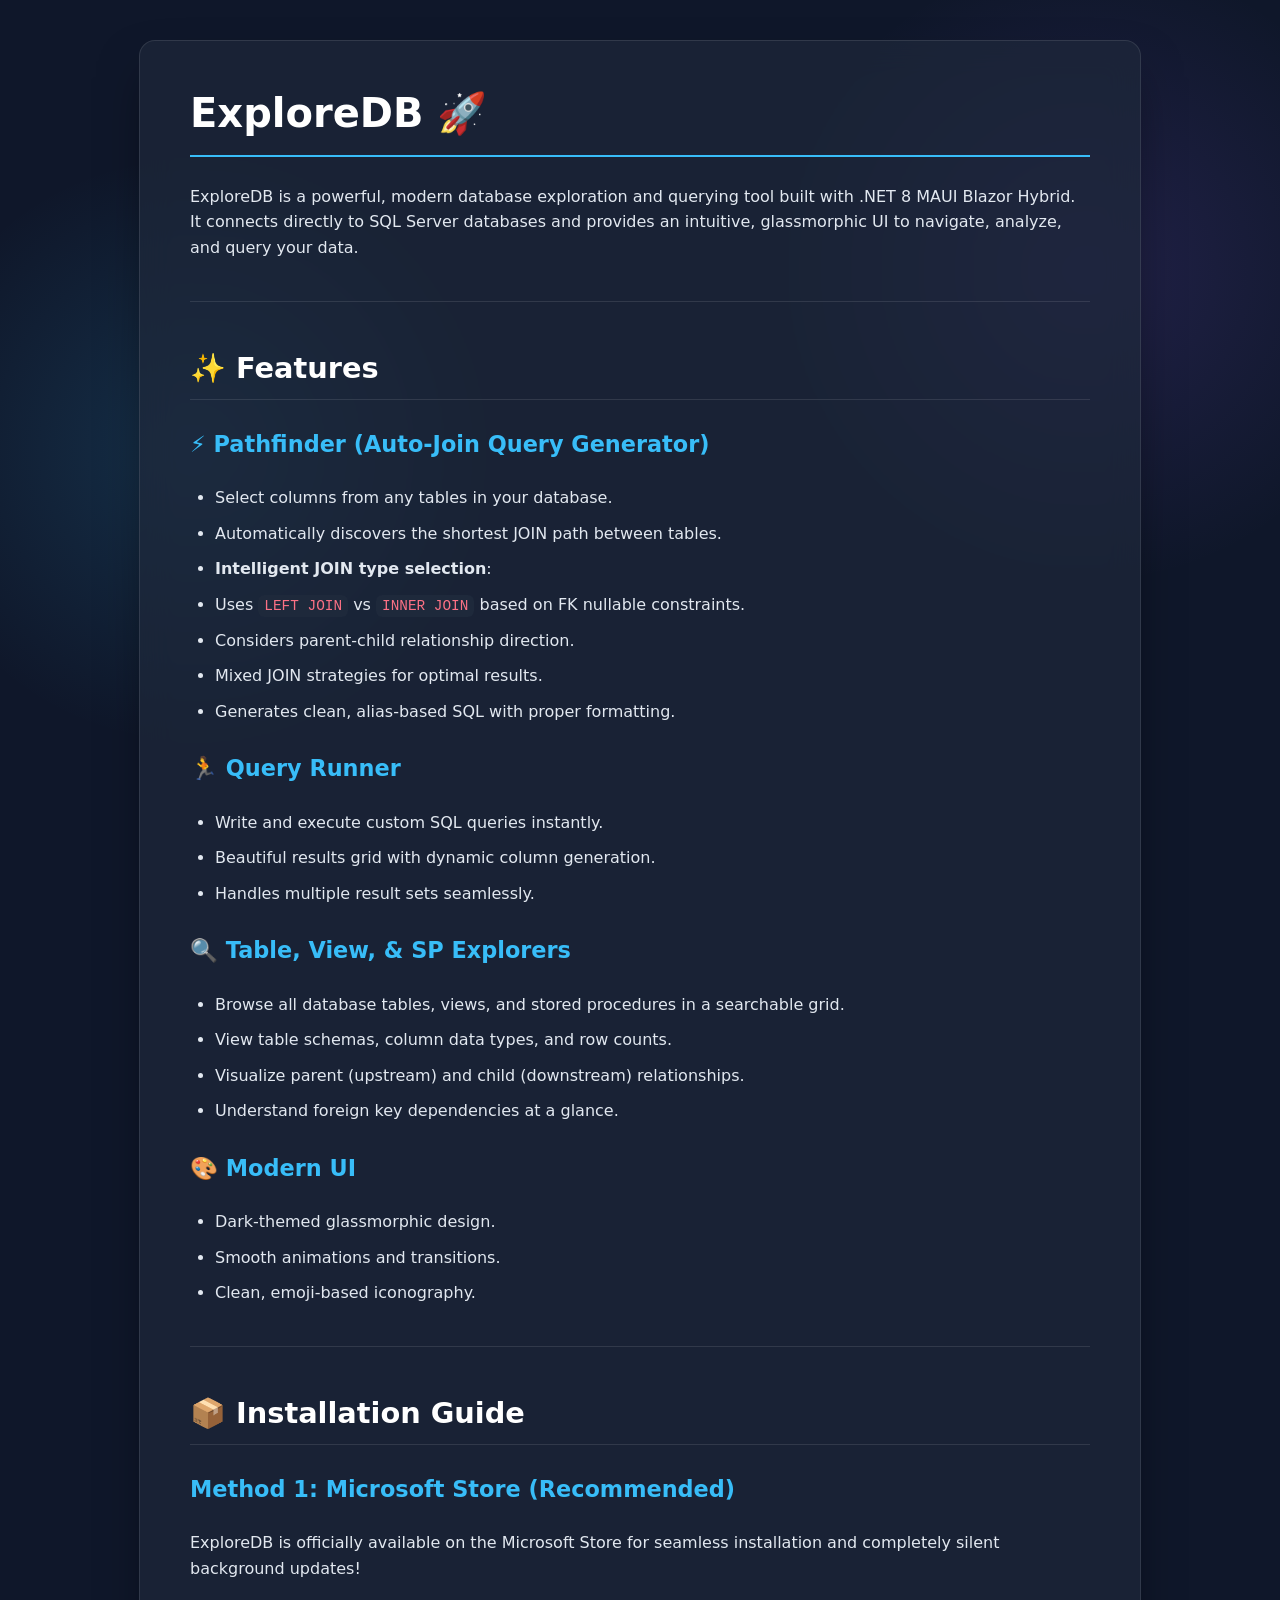
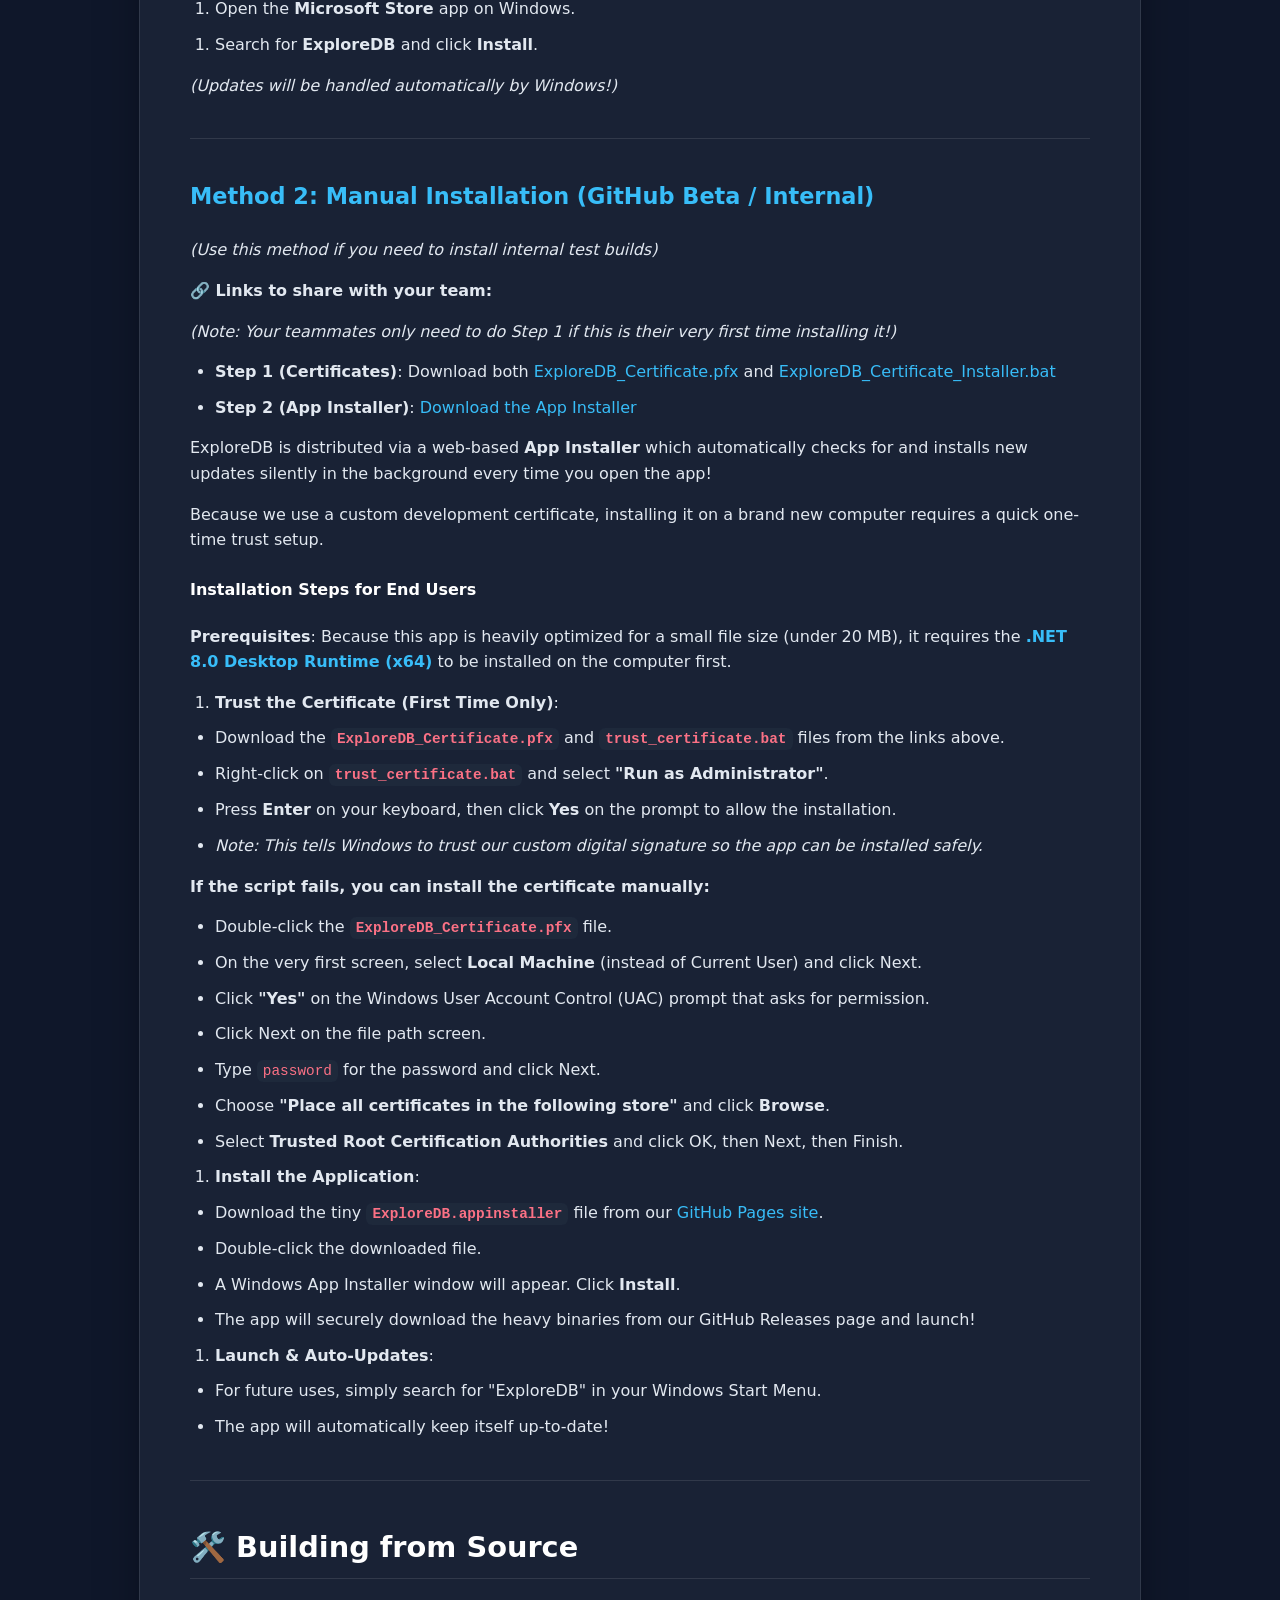
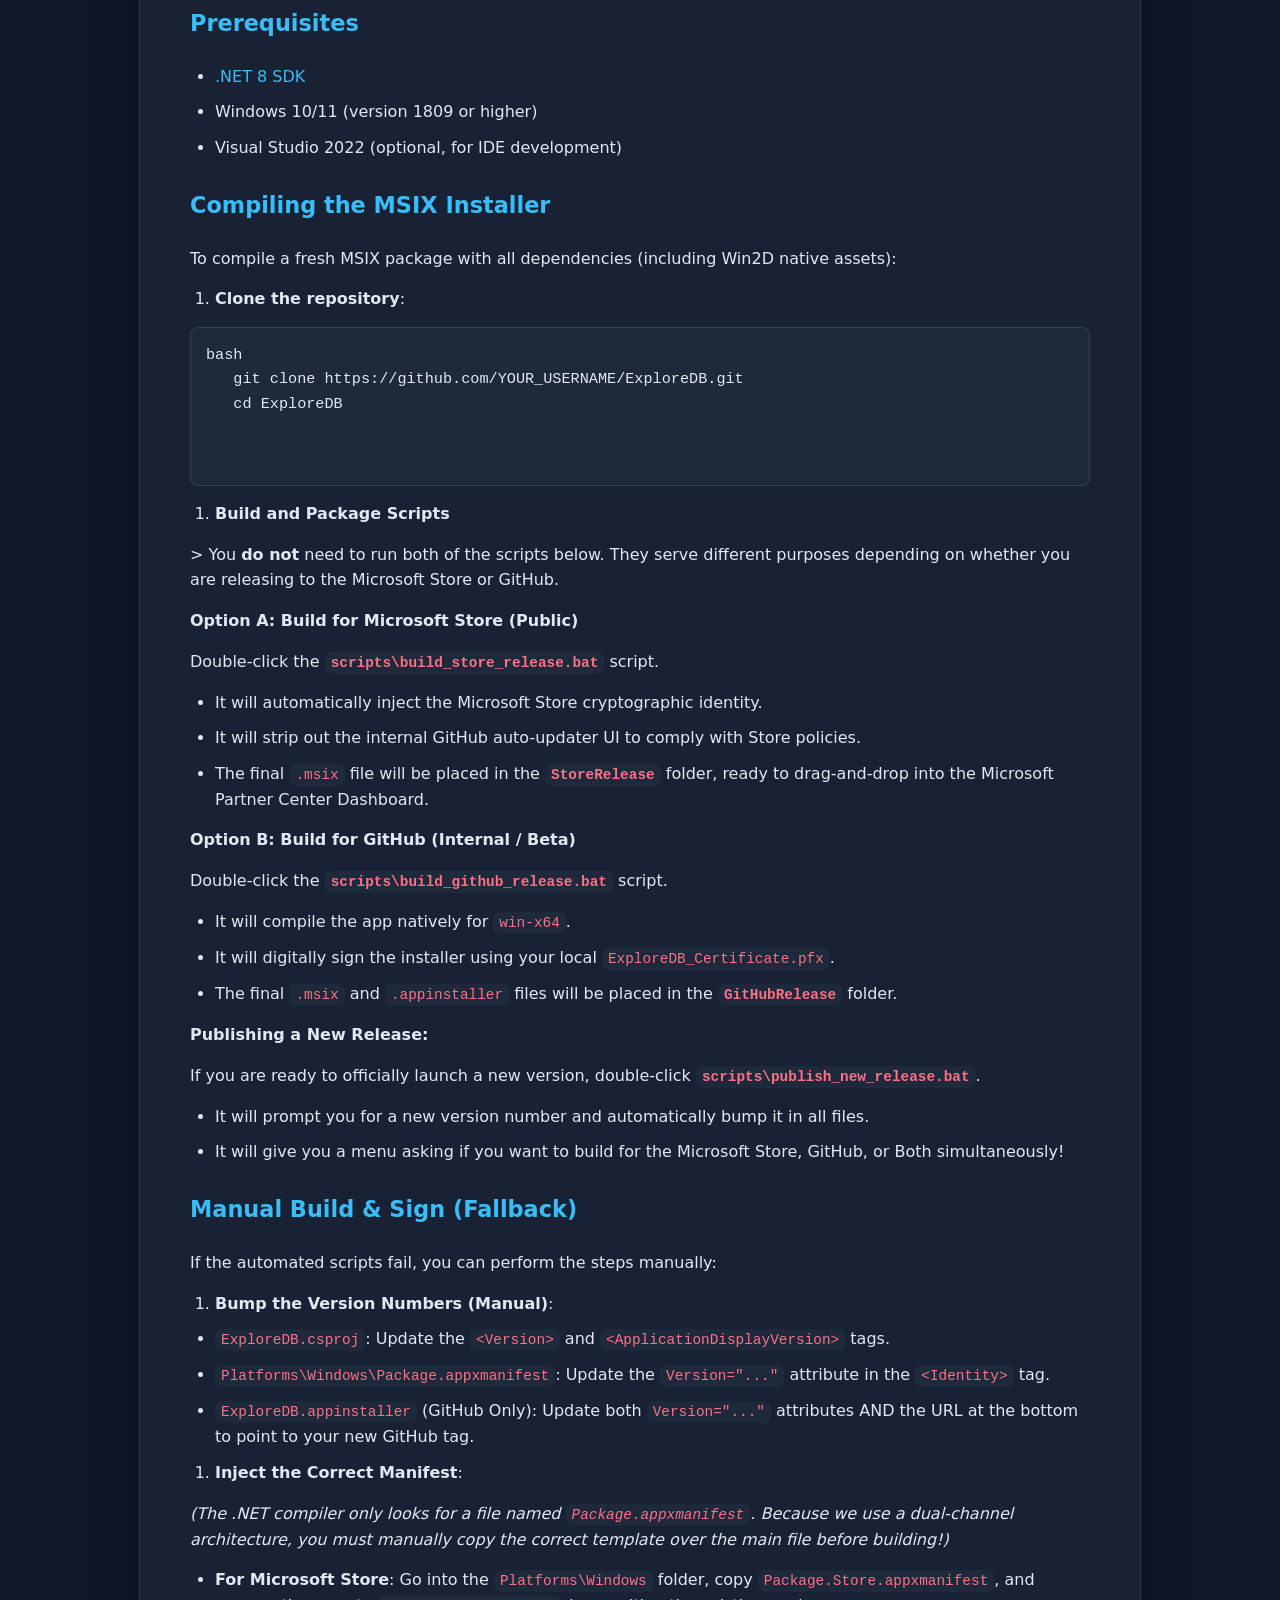
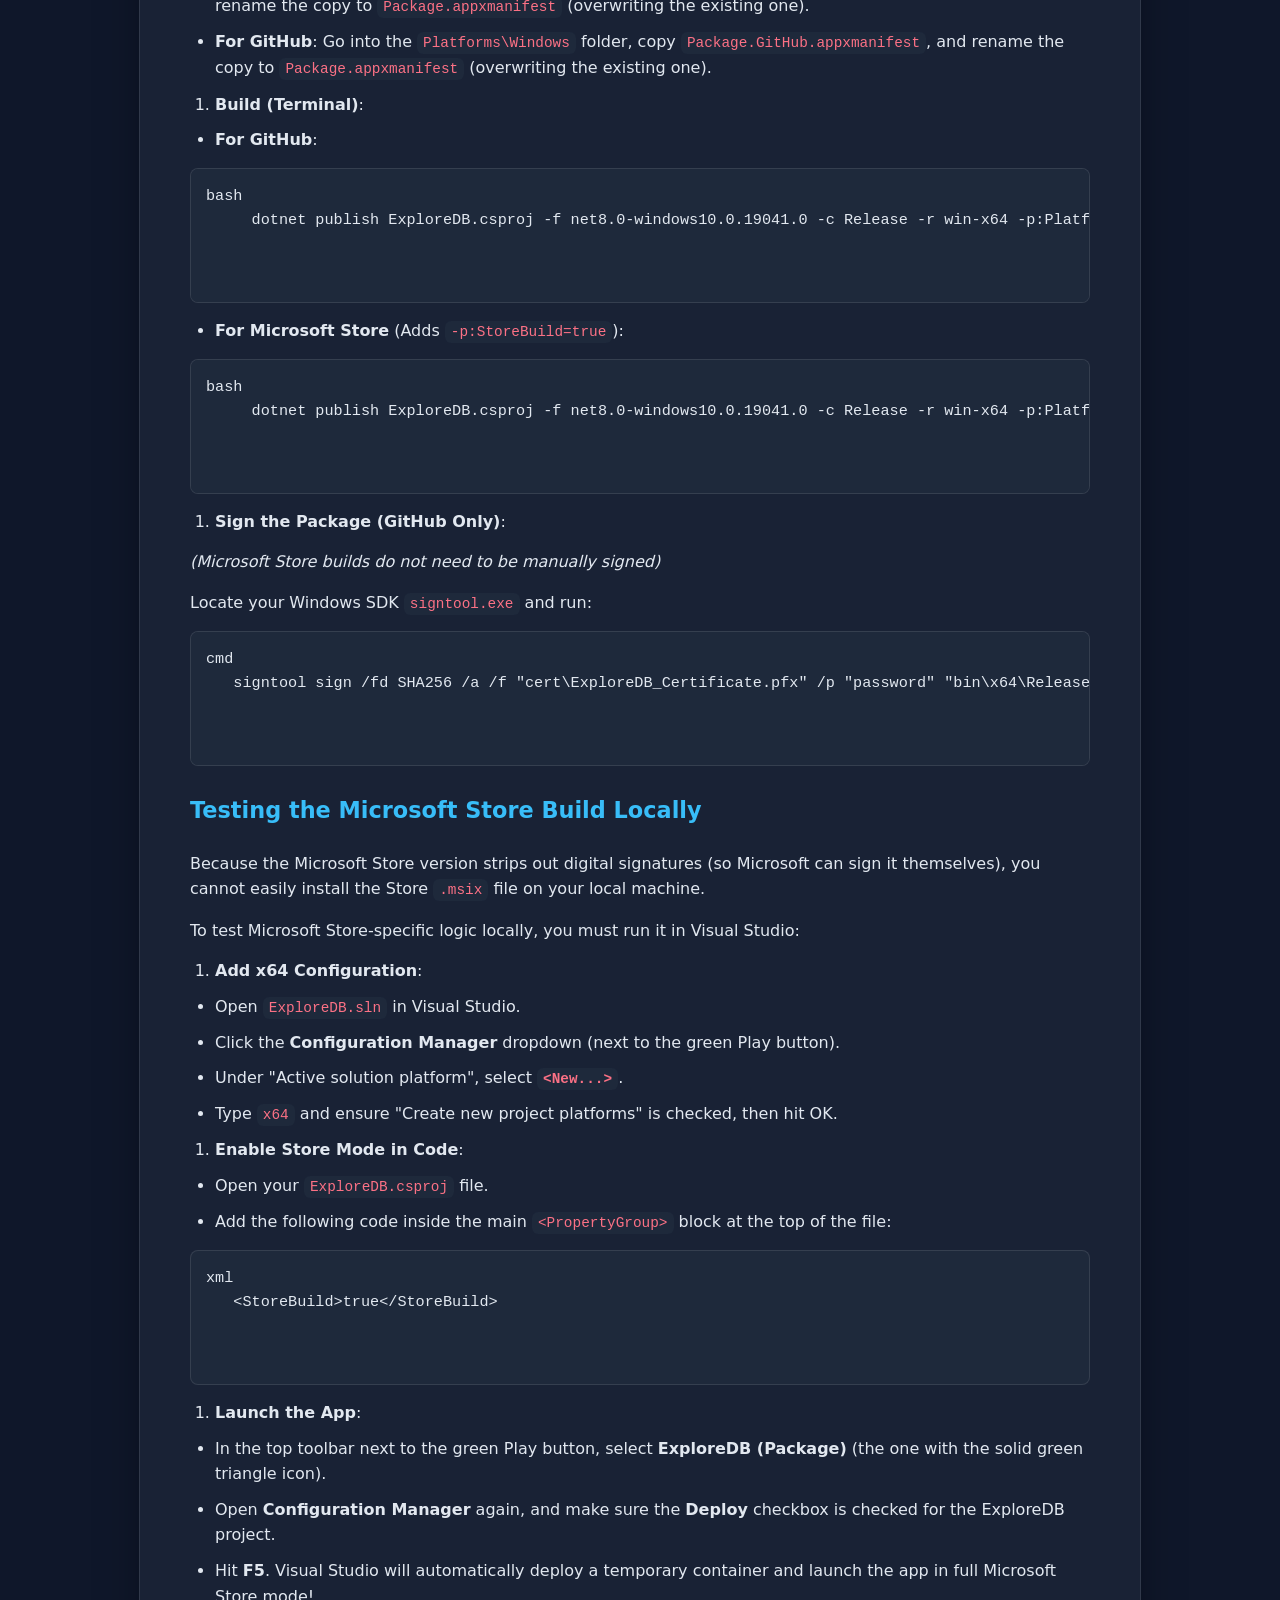
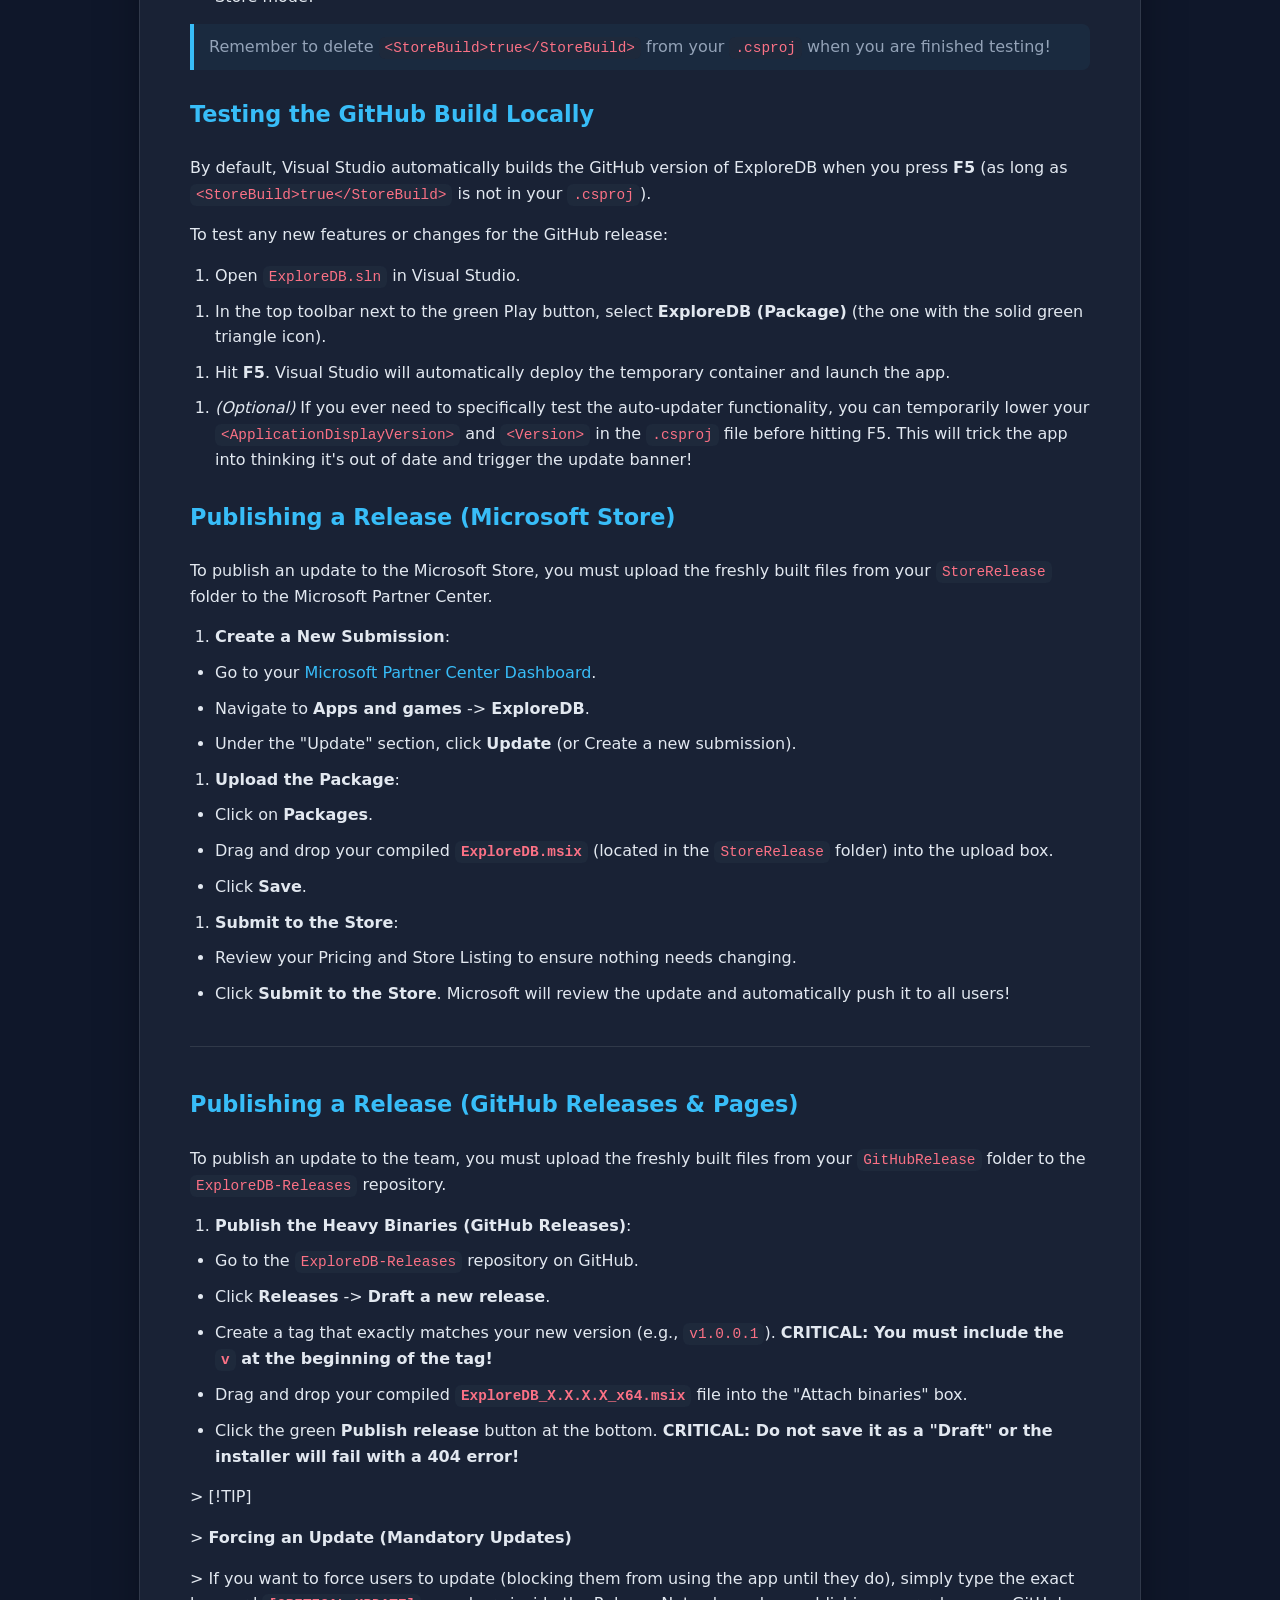
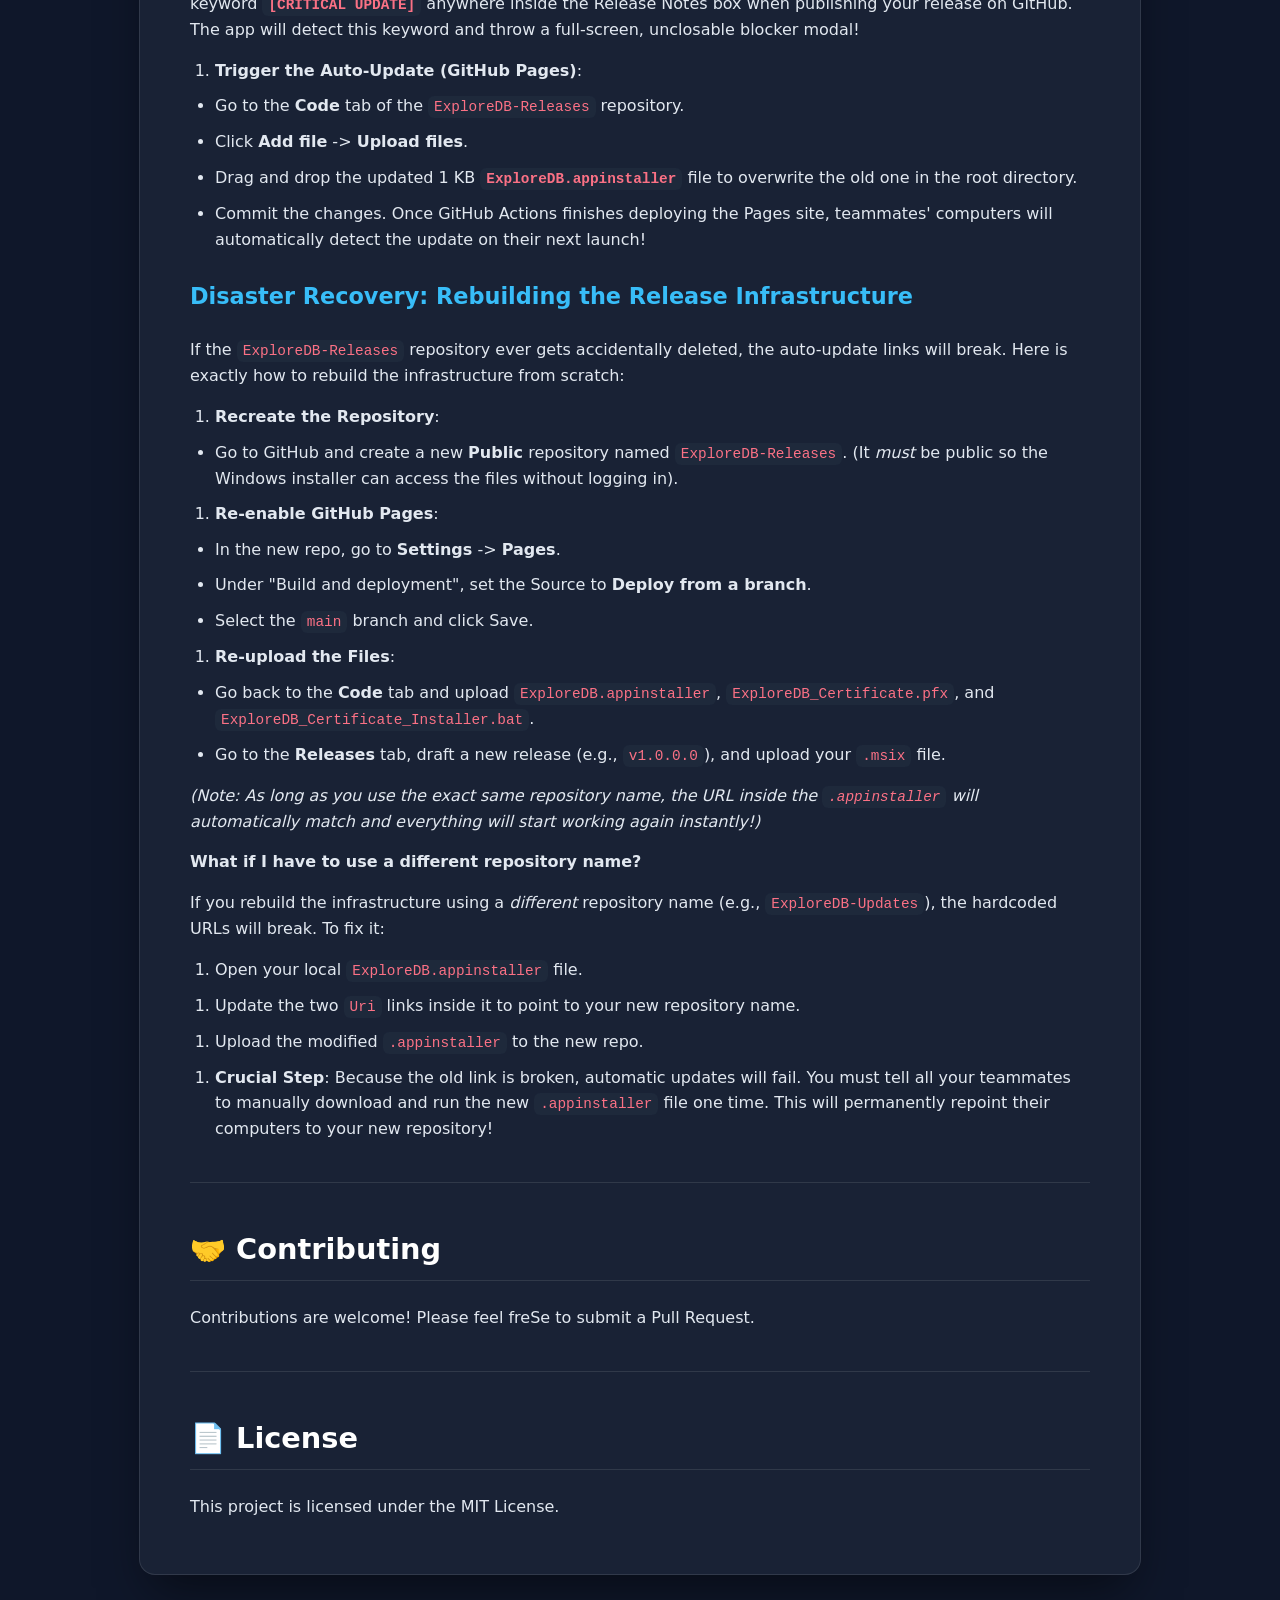
<file: readme.html>
<!DOCTYPE html>
<html lang="en">
<head>
    <meta charset="UTF-8">
    <meta name="viewport" content="width=device-width, initial-scale=1.0">
    <title>ExploreDB Documentation</title>
    <style>
        :root {
            --bg-color: #0f172a;
            --text-color: #e2e8f0;
            --glass-bg: rgba(30, 41, 59, 0.7);
            --glass-border: rgba(255, 255, 255, 0.1);
            --accent-color: #38bdf8;
            --code-bg: #1e293b;
        }
        body {
            font-family: 'Segoe UI', system-ui, -apple-system, sans-serif;
            background-color: var(--bg-color);
            color: var(--text-color);
            line-height: 1.6;
            margin: 0;
            padding: 40px 20px;
            background-image: radial-gradient(circle at 15% 50%, rgba(56, 189, 248, 0.15), transparent 25%),
                              radial-gradient(circle at 85% 30%, rgba(139, 92, 246, 0.15), transparent 25%);
            background-attachment: fixed;
        }
        .container {
            max-width: 900px;
            margin: 0 auto;
            background: var(--glass-bg);
            backdrop-filter: blur(16px);
            -webkit-backdrop-filter: blur(16px);
            border: 1px solid var(--glass-border);
            border-radius: 16px;
            padding: 40px 50px;
            box-shadow: 0 25px 50px -12px rgba(0, 0, 0, 0.5);
        }
        h1, h2, h3, h4 { color: #fff; margin-top: 1.5em; font-weight: 600; }
        h1 { font-size: 2.5em; border-bottom: 2px solid var(--accent-color); padding-bottom: 10px; margin-top: 0; }
        h2 { font-size: 1.8em; border-bottom: 1px solid var(--glass-border); padding-bottom: 8px; }
        h3 { font-size: 1.4em; color: var(--accent-color); margin-top: 1.2em; }
        a { color: var(--accent-color); text-decoration: none; }
        a:hover { text-decoration: underline; }
        code { background: var(--code-bg); padding: 3px 6px; border-radius: 6px; font-family: 'Courier New', monospace; font-size: 0.9em; color: #fb7185; }
        pre { background: var(--code-bg); padding: 15px; border-radius: 8px; overflow-x: auto; border: 1px solid var(--glass-border); margin: 15px 0; }
        pre code { background: transparent; padding: 0; color: #e2e8f0; font-size: 0.95em; }
        blockquote { border-left: 4px solid var(--accent-color); margin: 15px 0; padding-left: 15px; color: #94a3b8; background: rgba(56, 189, 248, 0.05); padding: 10px 15px; border-radius: 0 8px 8px 0; }
        ul, ol { padding-left: 25px; margin: 10px 0; }
        li { margin-bottom: 8px; }
        hr { border: 0; border-top: 1px solid var(--glass-border); margin: 40px 0; }
        p { margin: 15px 0; }
    </style>
</head>
<body>
    <div class="container">
<h1>ExploreDB 🚀</h1>
<p>ExploreDB is a powerful, modern database exploration and querying tool built with .NET 8 MAUI Blazor Hybrid. It connects directly to SQL Server databases and provides an intuitive, glassmorphic UI to navigate, analyze, and query your data.</p>
<hr>
<h2>✨ Features</h2>
<h3>⚡ <strong>Pathfinder (Auto-Join Query Generator)</strong></h3><ul><li>Select columns from any tables in your database.</li></ul><ul><li>Automatically discovers the shortest JOIN path between tables.</li></ul><ul><li><strong>Intelligent JOIN type selection</strong>:</li></ul><ul><li>Uses <code>LEFT JOIN</code> vs <code>INNER JOIN</code> based on FK nullable constraints.</li></ul><ul><li>Considers parent-child relationship direction.</li></ul><ul><li>Mixed JOIN strategies for optimal results.</li></ul><ul><li>Generates clean, alias-based SQL with proper formatting.</li></ul>
<h3>🏃 <strong>Query Runner</strong></h3><ul><li>Write and execute custom SQL queries instantly.</li></ul><ul><li>Beautiful results grid with dynamic column generation.</li></ul><ul><li>Handles multiple result sets seamlessly.</li></ul>
<h3>🔍 <strong>Table, View, & SP Explorers</strong></h3><ul><li>Browse all database tables, views, and stored procedures in a searchable grid.</li></ul><ul><li>View table schemas, column data types, and row counts.</li></ul><ul><li>Visualize parent (upstream) and child (downstream) relationships.</li></ul><ul><li>Understand foreign key dependencies at a glance.</li></ul>
<h3>🎨 <strong>Modern UI</strong></h3><ul><li>Dark-themed glassmorphic design.</li></ul><ul><li>Smooth animations and transitions.</li></ul><ul><li>Clean, emoji-based iconography.</li></ul>
<hr>
<h2>📦 Installation Guide</h2>
<h3><strong>Method 1: Microsoft Store (Recommended)</strong></h3>
<p>ExploreDB is officially available on the Microsoft Store for seamless installation and completely silent background updates!<ol><li>Open the <strong>Microsoft Store</strong> app on Windows.</li></ol><ol><li>Search for <strong>ExploreDB</strong> and click <strong>Install</strong>.</li></ol></p>
<p><em>(Updates will be handled automatically by Windows!)</em></p>
<hr>
<h3><strong>Method 2: Manual Installation (GitHub Beta / Internal)</strong></h3>
<p><em>(Use this method if you need to install internal test builds)</em></p>
<p><strong>🔗 Links to share with your team:</strong> </p>
<p><em>(Note: Your teammates only need to do Step 1 if this is their very first time installing it!)</em><ul><li><strong>Step 1 (Certificates)</strong>: Download both <a href="https://zerinapps.github.io/ExploreDB-Releases/ExploreDB_Certificate.pfx" target="_blank">ExploreDB_Certificate.pfx</a> and <a href="https://zerinapps.github.io/ExploreDB-Releases/ExploreDB_Certificate_Installer.bat" target="_blank">ExploreDB_Certificate_Installer.bat</a></li></ul><ul><li><strong>Step 2 (App Installer)</strong>: <a href="https://zerinapps.github.io/ExploreDB-Releases/ExploreDB.appinstaller" target="_blank">Download the App Installer</a></li></ul></p>
<p>ExploreDB is distributed via a web-based <strong>App Installer</strong> which automatically checks for and installs new updates silently in the background every time you open the app!</p>
<p>Because we use a custom development certificate, installing it on a brand new computer requires a quick one-time trust setup.</p>
<h4><strong>Installation Steps for End Users</strong></h4>
<p><strong>Prerequisites</strong>: Because this app is heavily optimized for a small file size (under 20 MB), it requires the <strong><a href="https://dotnet.microsoft.com/en-us/download/dotnet/8.0" target="_blank">.NET 8.0 Desktop Runtime (x64)</a></strong> to be installed on the computer first.<ol><li><strong>Trust the Certificate (First Time Only)</strong>:</li></ol><ul><li>Download the <strong><code>ExploreDB_Certificate.pfx</code></strong> and <strong><code>trust_certificate.bat</code></strong> files from the links above.</li></ul><ul><li>Right-click on <strong><code>trust_certificate.bat</code></strong> and select <strong>"Run as Administrator"</strong>.</li></ul><ul><li>Press <strong>Enter</strong> on your keyboard, then click <strong>Yes</strong> on the prompt to allow the installation.</li></ul><ul><li><em>Note: This tells Windows to trust our custom digital signature so the app can be installed safely.</em></li></ul></p>
<p>   <strong>If the script fails, you can install the certificate manually:</strong><ul><li>Double-click the <strong><code>ExploreDB_Certificate.pfx</code></strong> file.</li></ul><ul><li>On the very first screen, select <strong>Local Machine</strong> (instead of Current User) and click Next.</li></ul><ul><li>Click <strong>"Yes"</strong> on the Windows User Account Control (UAC) prompt that asks for permission.</li></ul><ul><li>Click Next on the file path screen.</li></ul><ul><li>Type <code>password</code> for the password and click Next.</li></ul><ul><li>Choose <strong>"Place all certificates in the following store"</strong> and click <strong>Browse</strong>.</li></ul><ul><li>Select <strong>Trusted Root Certification Authorities</strong> and click OK, then Next, then Finish.</li></ul><ol><li><strong>Install the Application</strong>:</li></ol><ul><li>Download the tiny <strong><code>ExploreDB.appinstaller</code></strong> file from our <a href="https://zerinapps.github.io/ExploreDB-Releases/ExploreDB.appinstaller" target="_blank">GitHub Pages site</a>.</li></ul><ul><li>Double-click the downloaded file.</li></ul><ul><li>A Windows App Installer window will appear. Click <strong>Install</strong>.</li></ul><ul><li>The app will securely download the heavy binaries from our GitHub Releases page and launch!</li></ul><ol><li><strong>Launch & Auto-Updates</strong>:</li></ol><ul><li>For future uses, simply search for "ExploreDB" in your Windows Start Menu.</li></ul><ul><li>The app will automatically keep itself up-to-date!</li></ul></p>
<hr>
<h2>🛠️ Building from Source</h2>
<h3><strong>Prerequisites</strong></h3><ul><li><a href="https://dotnet.microsoft.com/download/dotnet/8.0" target="_blank">.NET 8 SDK</a></li></ul><ul><li>Windows 10/11 (version 1809 or higher)</li></ul><ul><li>Visual Studio 2022 (optional, for IDE development)</li></ul>
<h3><strong>Compiling the MSIX Installer</strong></h3>
<p>To compile a fresh MSIX package with all dependencies (including Win2D native assets):<ol><li><strong>Clone the repository</strong>:</li></ol></p>
   <pre><code>bash
   git clone https://github.com/YOUR_USERNAME/ExploreDB.git
   cd ExploreDB
<p>   </code></pre><ol><li><strong>Build and Package Scripts</strong></li></ol></p>
<p>   &gt; You <strong>do not</strong> need to run both of the scripts below. They serve different purposes depending on whether you are releasing to the Microsoft Store or GitHub.</p>
<p>   <strong>Option A: Build for Microsoft Store (Public)</strong></p>
<p>   Double-click the <strong><code>scripts\build_store_release.bat</code></strong> script. <ul><li>It will automatically inject the Microsoft Store cryptographic identity.</li></ul><ul><li>It will strip out the internal GitHub auto-updater UI to comply with Store policies.</li></ul><ul><li>The final <code>.msix</code> file will be placed in the <strong><code>StoreRelease</code></strong> folder, ready to drag-and-drop into the Microsoft Partner Center Dashboard.</li></ul></p>
<p>   <strong>Option B: Build for GitHub (Internal / Beta)</strong></p>
<p>   Double-click the <strong><code>scripts\build_github_release.bat</code></strong> script.<ul><li>It will compile the app natively for <code>win-x64</code>.</li></ul><ul><li>It will digitally sign the installer using your local <code>ExploreDB_Certificate.pfx</code>.</li></ul><ul><li>The final <code>.msix</code> and <code>.appinstaller</code> files will be placed in the <strong><code>GitHubRelease</code></strong> folder.</li></ul></p>
<p>   <strong>Publishing a New Release:</strong></p>
<p>   If you are ready to officially launch a new version, double-click <strong><code>scripts\publish_new_release.bat</code></strong>. <ul><li>It will prompt you for a new version number and automatically bump it in all files.</li></ul><ul><li>It will give you a menu asking if you want to build for the Microsoft Store, GitHub, or Both simultaneously!</li></ul></p>
<h3><strong>Manual Build & Sign (Fallback)</strong></h3>
<p>If the automated scripts fail, you can perform the steps manually:<ol><li><strong>Bump the Version Numbers (Manual)</strong>:</li></ol><ul><li><code>ExploreDB.csproj</code>: Update the <code>&lt;Version&gt;</code> and <code>&lt;ApplicationDisplayVersion&gt;</code> tags.</li></ul><ul><li><code>Platforms\Windows\Package.appxmanifest</code>: Update the <code>Version="..."</code> attribute in the <code>&lt;Identity&gt;</code> tag.</li></ul><ul><li><code>ExploreDB.appinstaller</code> (GitHub Only): Update both <code>Version="..."</code> attributes AND the URL at the bottom to point to your new GitHub tag.</li></ul><ol><li><strong>Inject the Correct Manifest</strong>:</li></ol></p>
<p>   <em>(The .NET compiler only looks for a file named <code>Package.appxmanifest</code>. Because we use a dual-channel architecture, you must manually copy the correct template over the main file before building!)</em><ul><li><strong>For Microsoft Store</strong>: Go into the <code>Platforms\Windows</code> folder, copy <code>Package.Store.appxmanifest</code>, and rename the copy to <code>Package.appxmanifest</code> (overwriting the existing one).</li></ul><ul><li><strong>For GitHub</strong>: Go into the <code>Platforms\Windows</code> folder, copy <code>Package.GitHub.appxmanifest</code>, and rename the copy to <code>Package.appxmanifest</code> (overwriting the existing one).</li></ul><ol><li><strong>Build (Terminal)</strong>:</li></ol><ul><li><strong>For GitHub</strong>:</li></ul></p>
     <pre><code>bash
     dotnet publish ExploreDB.csproj -f net8.0-windows10.0.19041.0 -c Release -r win-x64 -p:Platform=x64 -p:AppxPackageSigningEnabled=false
<p>     </code></pre><ul><li><strong>For Microsoft Store</strong> (Adds <code>-p:StoreBuild=true</code>):</li></ul></p>
     <pre><code>bash
     dotnet publish ExploreDB.csproj -f net8.0-windows10.0.19041.0 -c Release -r win-x64 -p:Platform=x64 -p:AppxPackageSigningEnabled=false -p:StoreBuild=true
<p>     </code></pre><ol><li><strong>Sign the Package (GitHub Only)</strong>:</li></ol></p>
<p>   <em>(Microsoft Store builds do not need to be manually signed)</em></p>
<p>   Locate your Windows SDK <code>signtool.exe</code> and run:</p>
   <pre><code>cmd
   signtool sign /fd SHA256 /a /f "cert\ExploreDB_Certificate.pfx" /p "password" "bin\x64\Release\net8.0-windows10.0.19041.0\win-x64\AppPackages\ExploreDB_1.0.0.0_x64_Test\ExploreDB_1.0.0.0_x64.msix"
<p>   </code></pre></p>
<h3><strong>Testing the Microsoft Store Build Locally</strong></h3>
<p>Because the Microsoft Store version strips out digital signatures (so Microsoft can sign it themselves), you cannot easily install the Store <code>.msix</code> file on your local machine. </p>
<p>To test Microsoft Store-specific logic locally, you must run it in Visual Studio:<ol><li><strong>Add x64 Configuration</strong>: </li></ol><ul><li>Open <code>ExploreDB.sln</code> in Visual Studio.</li></ul><ul><li>Click the <strong>Configuration Manager</strong> dropdown (next to the green Play button).</li></ul><ul><li>Under "Active solution platform", select <strong><code>&lt;New...&gt;</code></strong>.</li></ul><ul><li>Type <code>x64</code> and ensure "Create new project platforms" is checked, then hit OK.</li></ul><ol><li><strong>Enable Store Mode in Code</strong>:</li></ol><ul><li>Open your <code>ExploreDB.csproj</code> file.</li></ul><ul><li>Add the following code inside the main <code>&lt;PropertyGroup&gt;</code> block at the top of the file:</li></ul></p>
   <pre><code>xml
   &lt;StoreBuild&gt;true&lt;/StoreBuild&gt;
<p>   </code></pre><ol><li><strong>Launch the App</strong>:</li></ol><ul><li>In the top toolbar next to the green Play button, select <strong>ExploreDB (Package)</strong> (the one with the solid green triangle icon).</li></ul><ul><li>Open <strong>Configuration Manager</strong> again, and make sure the <strong>Deploy</strong> checkbox is checked for the ExploreDB project.</li></ul><ul><li>Hit <strong>F5</strong>. Visual Studio will automatically deploy a temporary container and launch the app in full Microsoft Store mode!</li></ul></p>
<blockquote>Remember to delete <code>&lt;StoreBuild&gt;true&lt;/StoreBuild&gt;</code> from your <code>.csproj</code> when you are finished testing!</blockquote>
<h3><strong>Testing the GitHub Build Locally</strong></h3>
<p>By default, Visual Studio automatically builds the GitHub version of ExploreDB when you press <strong>F5</strong> (as long as <code>&lt;StoreBuild&gt;true&lt;/StoreBuild&gt;</code> is not in your <code>.csproj</code>). </p>
<p>To test any new features or changes for the GitHub release:<ol><li>Open <code>ExploreDB.sln</code> in Visual Studio.</li></ol><ol><li>In the top toolbar next to the green Play button, select <strong>ExploreDB (Package)</strong> (the one with the solid green triangle icon).</li></ol><ol><li>Hit <strong>F5</strong>. Visual Studio will automatically deploy the temporary container and launch the app.</li></ol><ol><li><em>(Optional)</em> If you ever need to specifically test the auto-updater functionality, you can temporarily lower your <code>&lt;ApplicationDisplayVersion&gt;</code> and <code>&lt;Version&gt;</code> in the <code>.csproj</code> file before hitting F5. This will trick the app into thinking it's out of date and trigger the update banner!</li></ol></p>
<h3><strong>Publishing a Release (Microsoft Store)</strong></h3>
<p>To publish an update to the Microsoft Store, you must upload the freshly built files from your <code>StoreRelease</code> folder to the Microsoft Partner Center.<ol><li><strong>Create a New Submission</strong>:</li></ol><ul><li>Go to your <a href="https://partner.microsoft.com/en-us/dashboard/windows/overview" target="_blank">Microsoft Partner Center Dashboard</a>.</li></ul><ul><li>Navigate to <strong>Apps and games</strong> -&gt; <strong>ExploreDB</strong>.</li></ul><ul><li>Under the "Update" section, click <strong>Update</strong> (or Create a new submission).</li></ul><ol><li><strong>Upload the Package</strong>:</li></ol><ul><li>Click on <strong>Packages</strong>.</li></ul><ul><li>Drag and drop your compiled <strong><code>ExploreDB.msix</code></strong> (located in the <code>StoreRelease</code> folder) into the upload box.</li></ul><ul><li>Click <strong>Save</strong>.</li></ul><ol><li><strong>Submit to the Store</strong>:</li></ol><ul><li>Review your Pricing and Store Listing to ensure nothing needs changing.</li></ul><ul><li>Click <strong>Submit to the Store</strong>. Microsoft will review the update and automatically push it to all users!</li></ul></p>
<hr>
<h3><strong>Publishing a Release (GitHub Releases & Pages)</strong></h3>
<p>To publish an update to the team, you must upload the freshly built files from your <code>GitHubRelease</code> folder to the <code>ExploreDB-Releases</code> repository.<ol><li><strong>Publish the Heavy Binaries (GitHub Releases)</strong>:</li></ol><ul><li>Go to the <code>ExploreDB-Releases</code> repository on GitHub.</li></ul><ul><li>Click <strong>Releases</strong> -&gt; <strong>Draft a new release</strong>.</li></ul><ul><li>Create a tag that exactly matches your new version (e.g., <code>v1.0.0.1</code>). <strong>CRITICAL: You must include the <code>v</code> at the beginning of the tag!</strong></li></ul><ul><li>Drag and drop your compiled <strong><code>ExploreDB_X.X.X.X_x64.msix</code></strong> file into the "Attach binaries" box.</li></ul><ul><li>Click the green <strong>Publish release</strong> button at the bottom. <strong>CRITICAL: Do not save it as a "Draft" or the installer will fail with a 404 error!</strong></li></ul></p>
<p>   &gt; [!TIP]</p>
<p>   &gt; <strong>Forcing an Update (Mandatory Updates)</strong></p>
<p>   &gt; If you want to force users to update (blocking them from using the app until they do), simply type the exact keyword <strong><code>[CRITICAL UPDATE]</code></strong> anywhere inside the Release Notes box when publishing your release on GitHub. The app will detect this keyword and throw a full-screen, unclosable blocker modal!<ol><li><strong>Trigger the Auto-Update (GitHub Pages)</strong>:</li></ol><ul><li>Go to the <strong>Code</strong> tab of the <code>ExploreDB-Releases</code> repository.</li></ul><ul><li>Click <strong>Add file</strong> -&gt; <strong>Upload files</strong>.</li></ul><ul><li>Drag and drop the updated 1 KB <strong><code>ExploreDB.appinstaller</code></strong> file to overwrite the old one in the root directory.</li></ul><ul><li>Commit the changes. Once GitHub Actions finishes deploying the Pages site, teammates' computers will automatically detect the update on their next launch!</li></ul></p>
<h3><strong>Disaster Recovery: Rebuilding the Release Infrastructure</strong></h3>
<p>If the <code>ExploreDB-Releases</code> repository ever gets accidentally deleted, the auto-update links will break. Here is exactly how to rebuild the infrastructure from scratch:<ol><li><strong>Recreate the Repository</strong>:</li></ol><ul><li>Go to GitHub and create a new <strong>Public</strong> repository named <code>ExploreDB-Releases</code>. (It <em>must</em> be public so the Windows installer can access the files without logging in).</li></ul><ol><li><strong>Re-enable GitHub Pages</strong>:</li></ol><ul><li>In the new repo, go to <strong>Settings</strong> -&gt; <strong>Pages</strong>.</li></ul><ul><li>Under "Build and deployment", set the Source to <strong>Deploy from a branch</strong>.</li></ul><ul><li>Select the <code>main</code> branch and click Save.</li></ul><ol><li><strong>Re-upload the Files</strong>:</li></ol><ul><li>Go back to the <strong>Code</strong> tab and upload <code>ExploreDB.appinstaller</code>, <code>ExploreDB_Certificate.pfx</code>, and <code>ExploreDB_Certificate_Installer.bat</code>.</li></ul><ul><li>Go to the <strong>Releases</strong> tab, draft a new release (e.g., <code>v1.0.0.0</code>), and upload your <code>.msix</code> file.</li></ul></p>
<p><em>(Note: As long as you use the exact same repository name, the URL inside the <code>.appinstaller</code> will automatically match and everything will start working again instantly!)</em></p>
<p><strong>What if I have to use a different repository name?</strong></p>
<p>If you rebuild the infrastructure using a <em>different</em> repository name (e.g., <code>ExploreDB-Updates</code>), the hardcoded URLs will break. To fix it:<ol><li>Open your local <code>ExploreDB.appinstaller</code> file.</li></ol><ol><li>Update the two <code>Uri</code> links inside it to point to your new repository name.</li></ol><ol><li>Upload the modified <code>.appinstaller</code> to the new repo.</li></ol><ol><li><strong>Crucial Step</strong>: Because the old link is broken, automatic updates will fail. You must tell all your teammates to manually download and run the new <code>.appinstaller</code> file one time. This will permanently repoint their computers to your new repository!</li></ol></p>
<hr>
<h2>🤝 Contributing</h2>
<p>Contributions are welcome! Please feel freSe to submit a Pull Request.</p>
<hr>
<h2>📄 License</h2>
<p>This project is licensed under the MIT License.</p>
    </div>
</body>
</html>
</file>
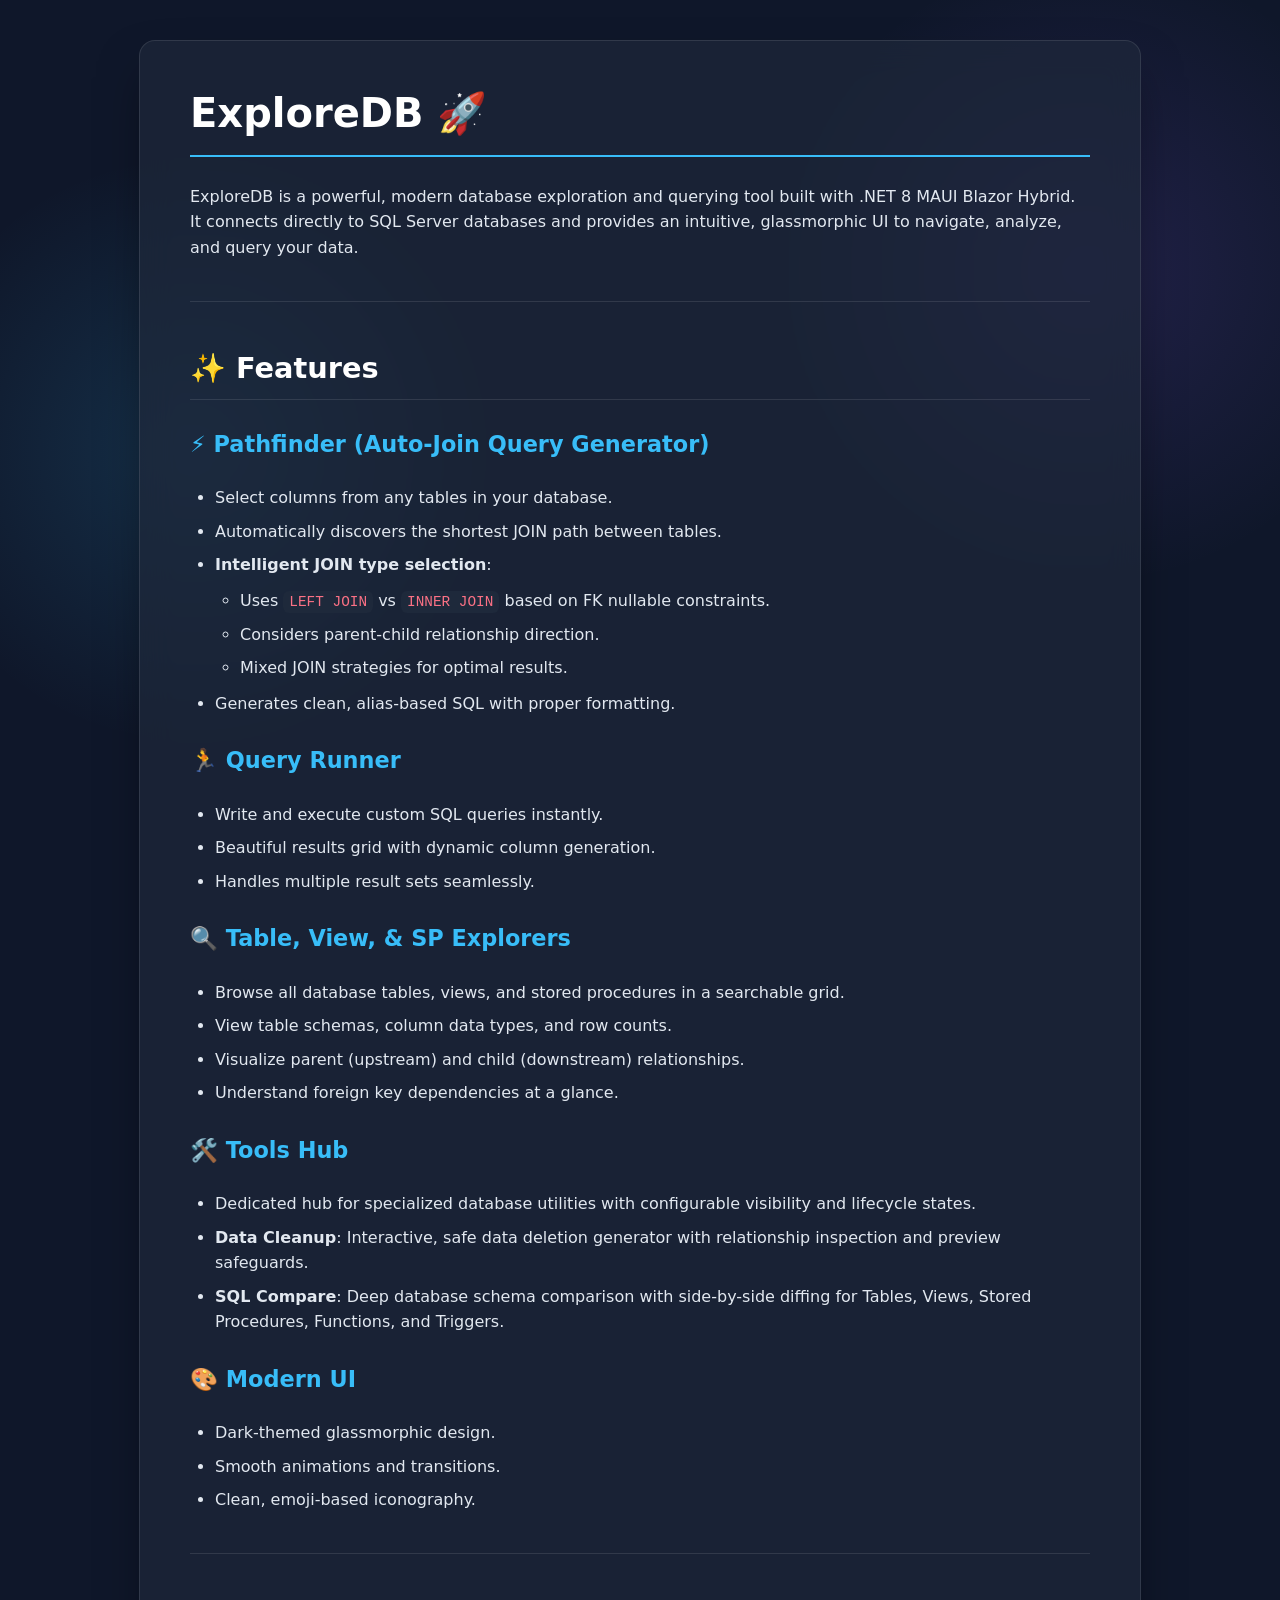
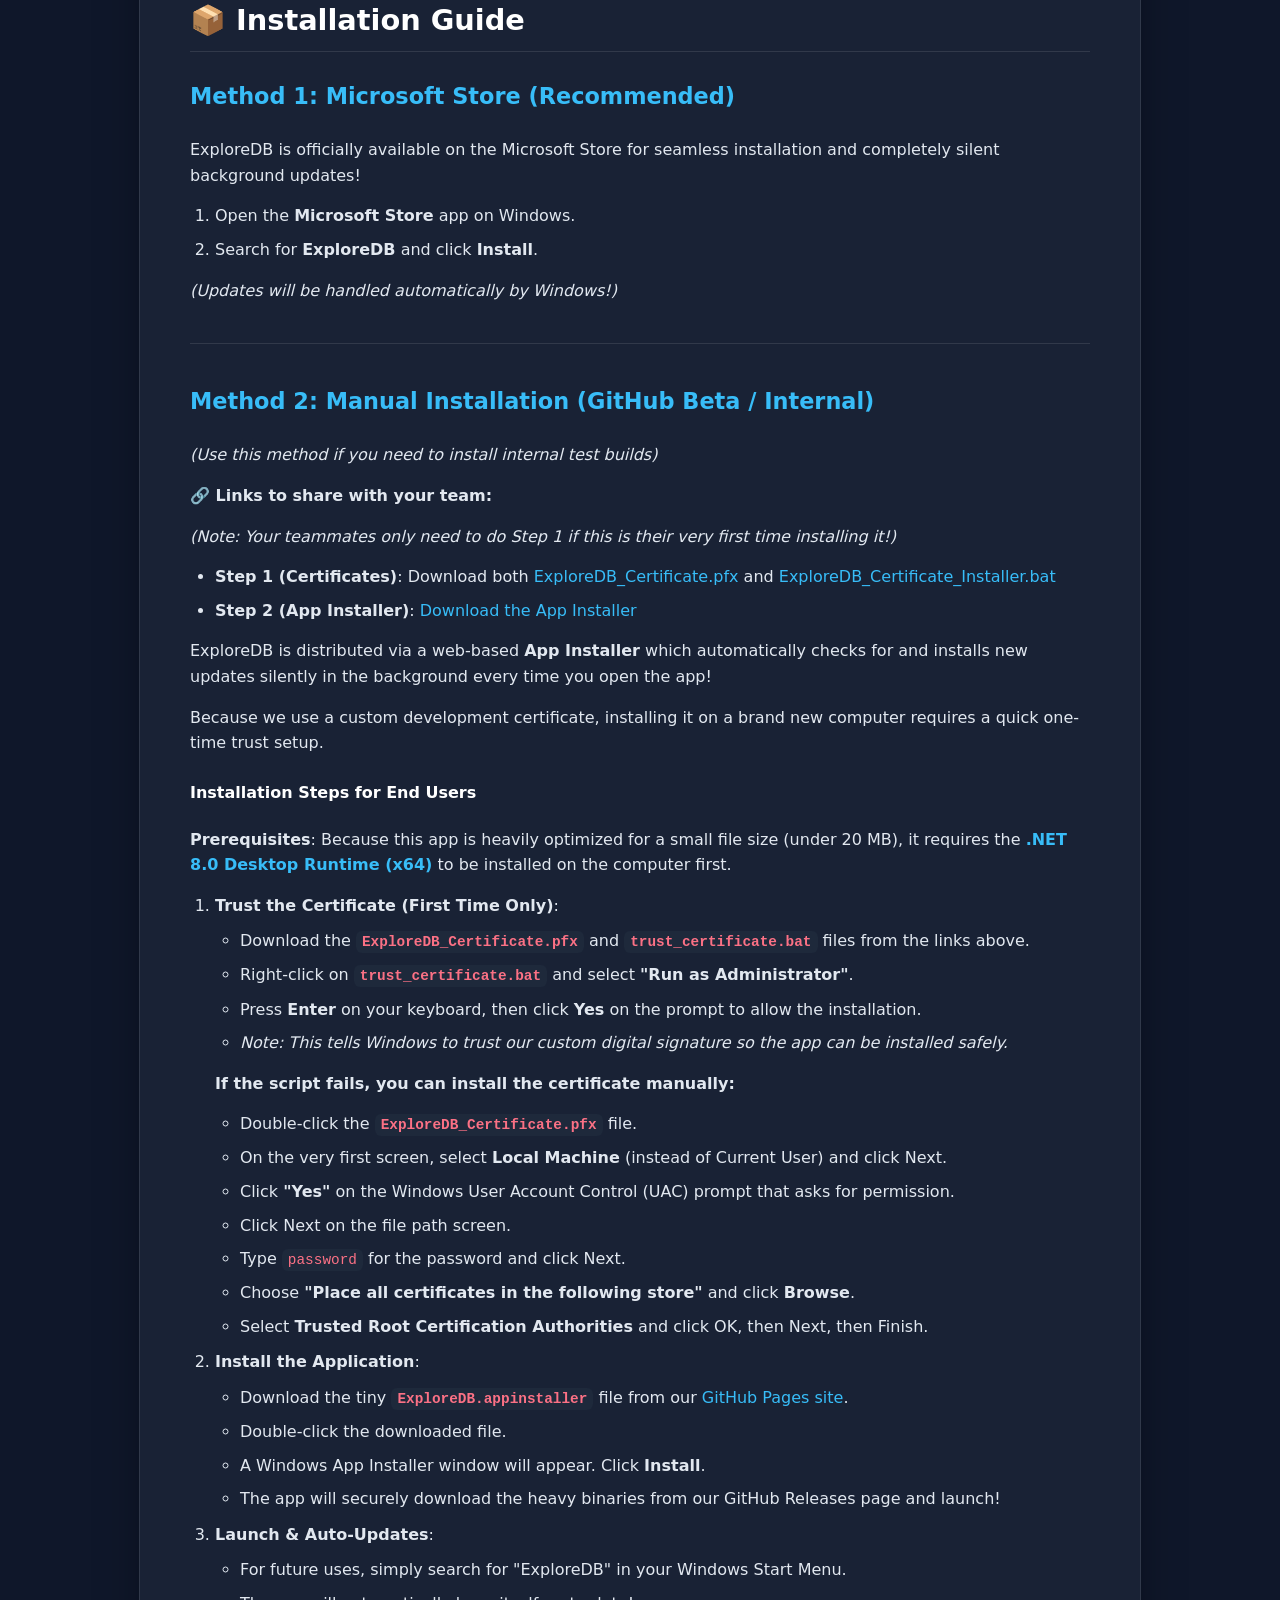
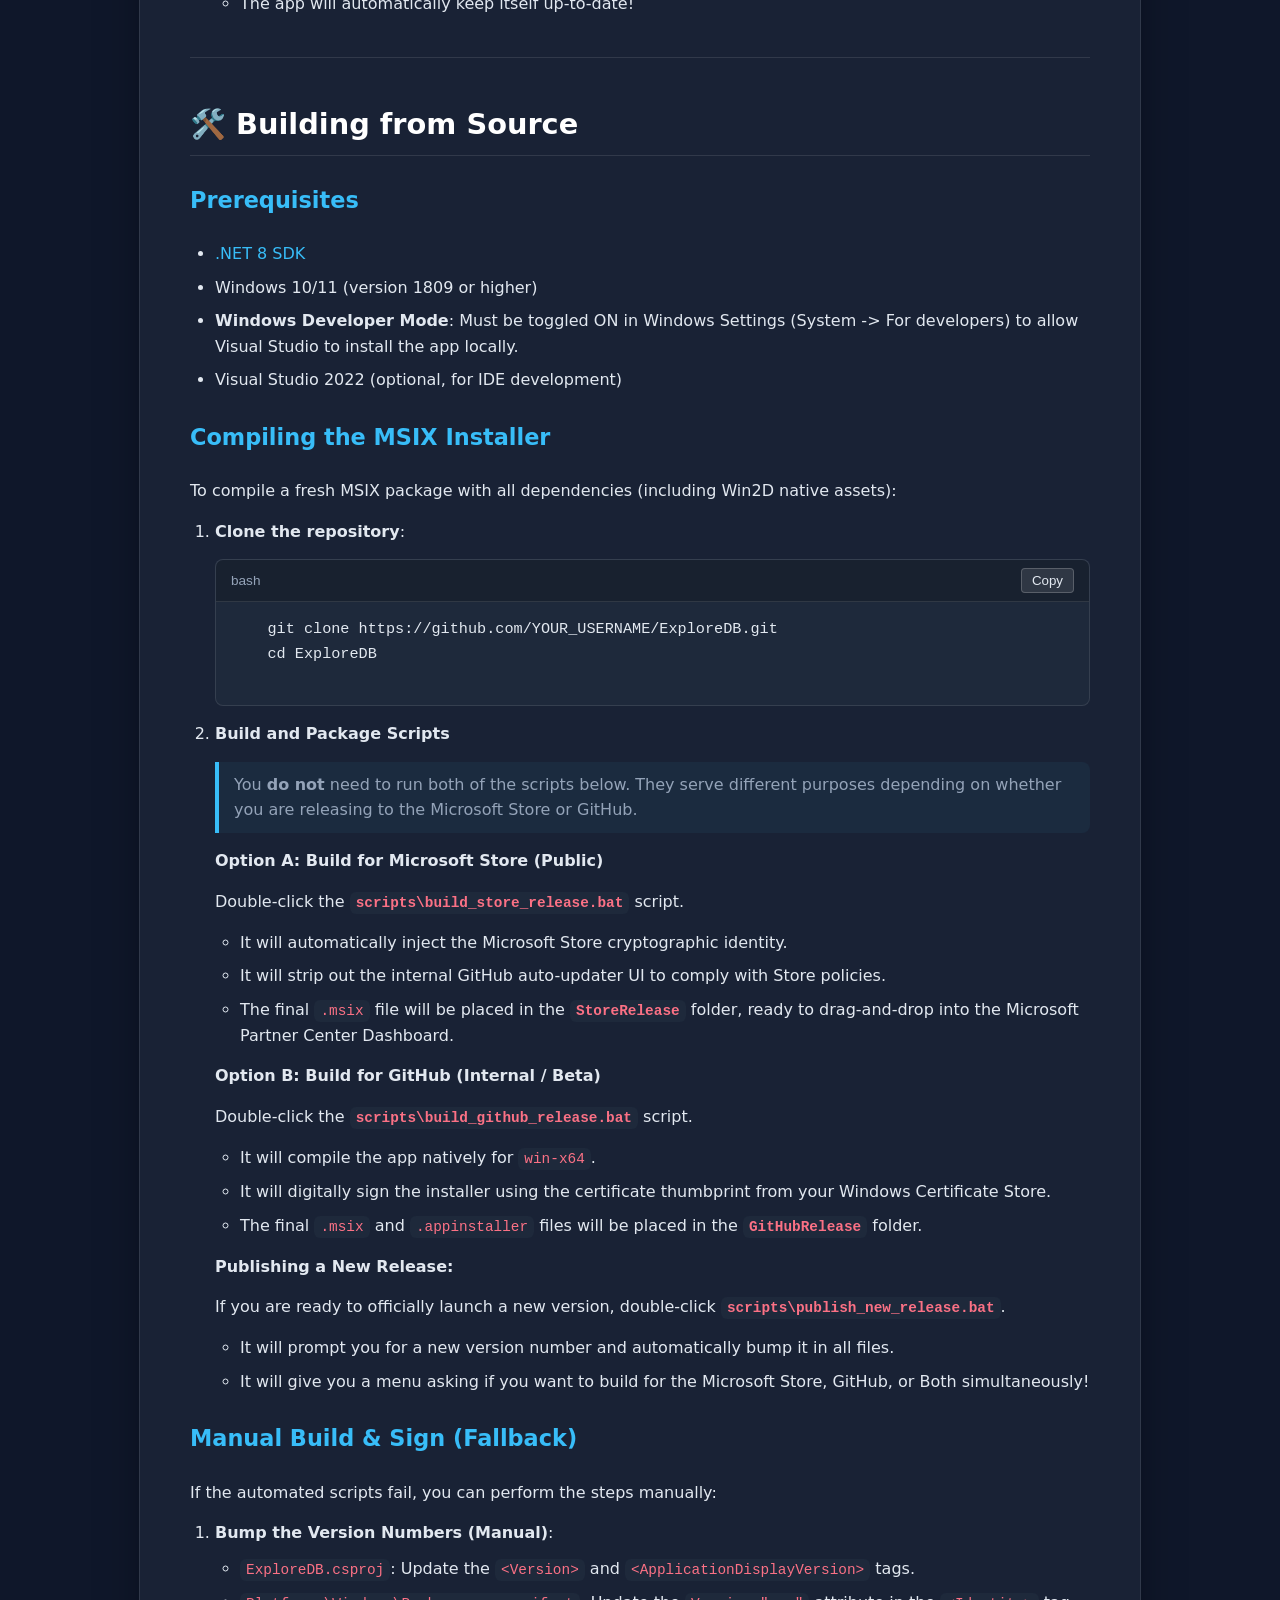
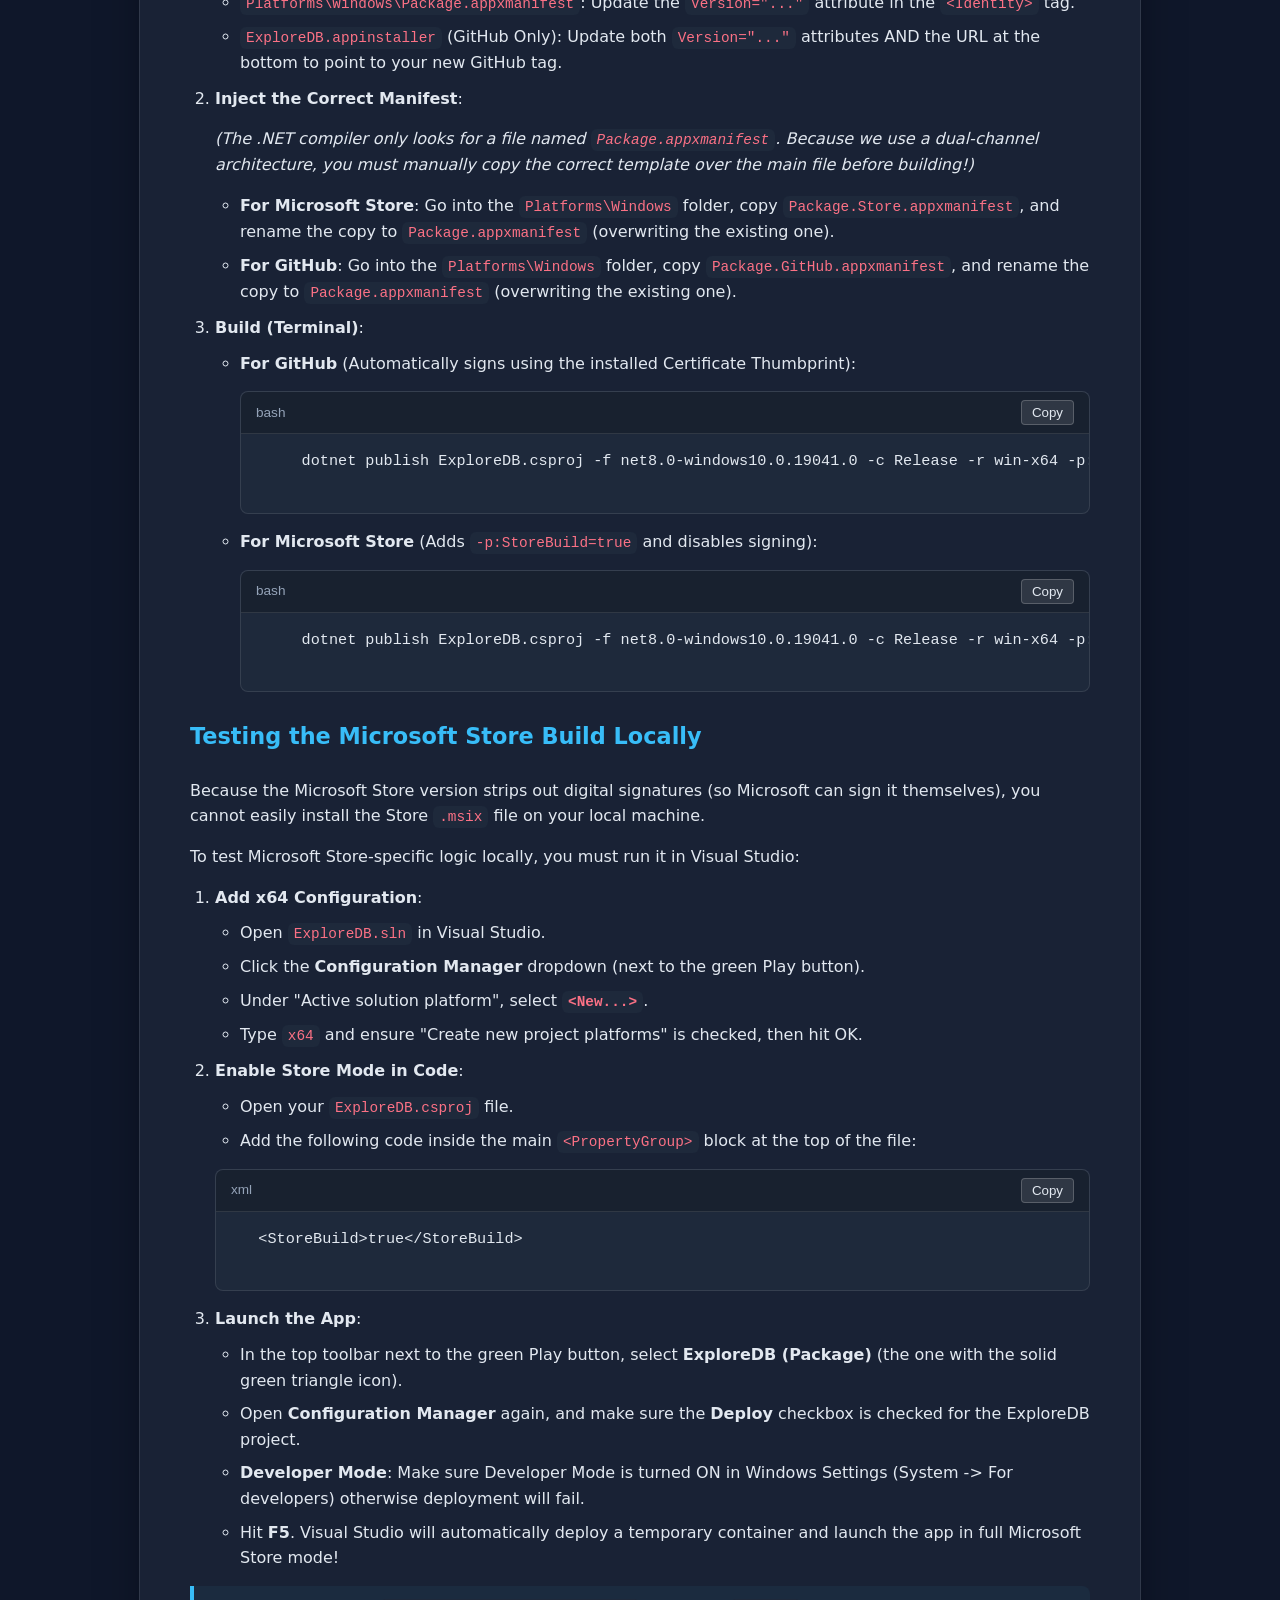
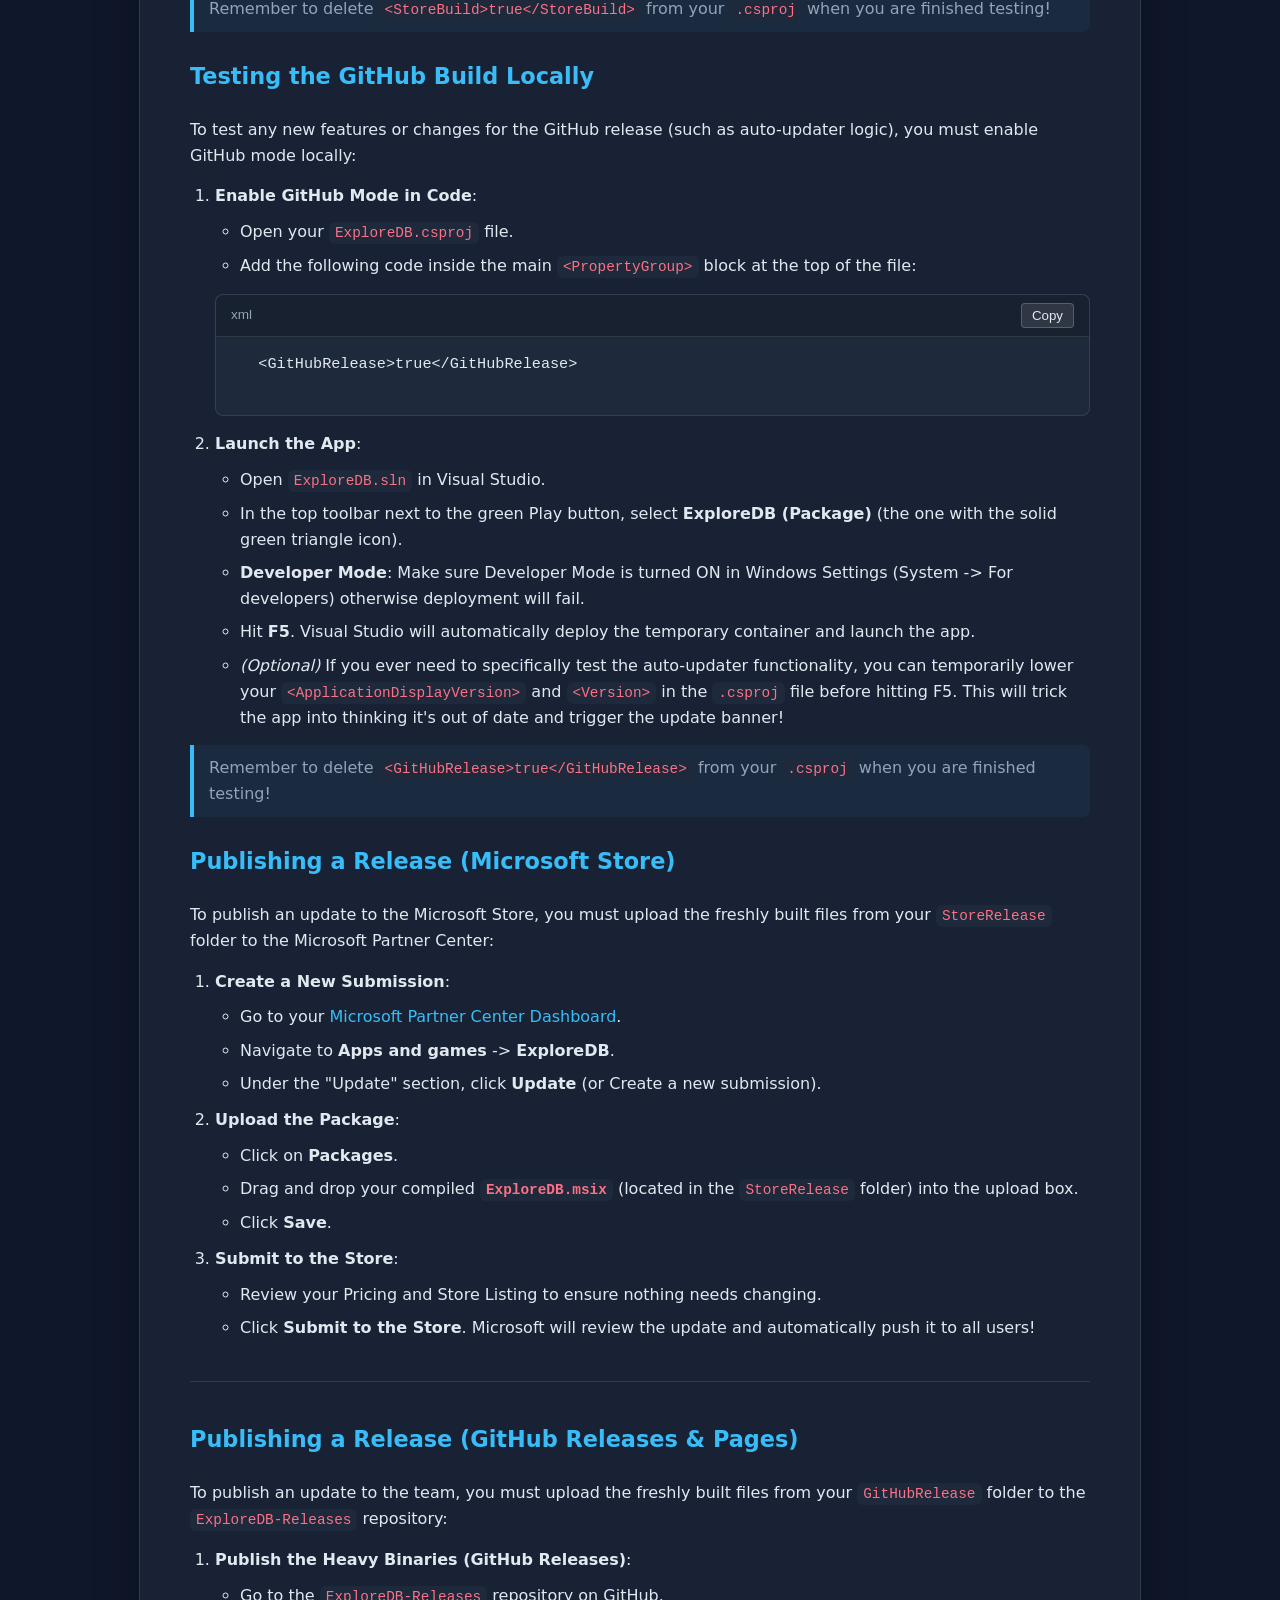
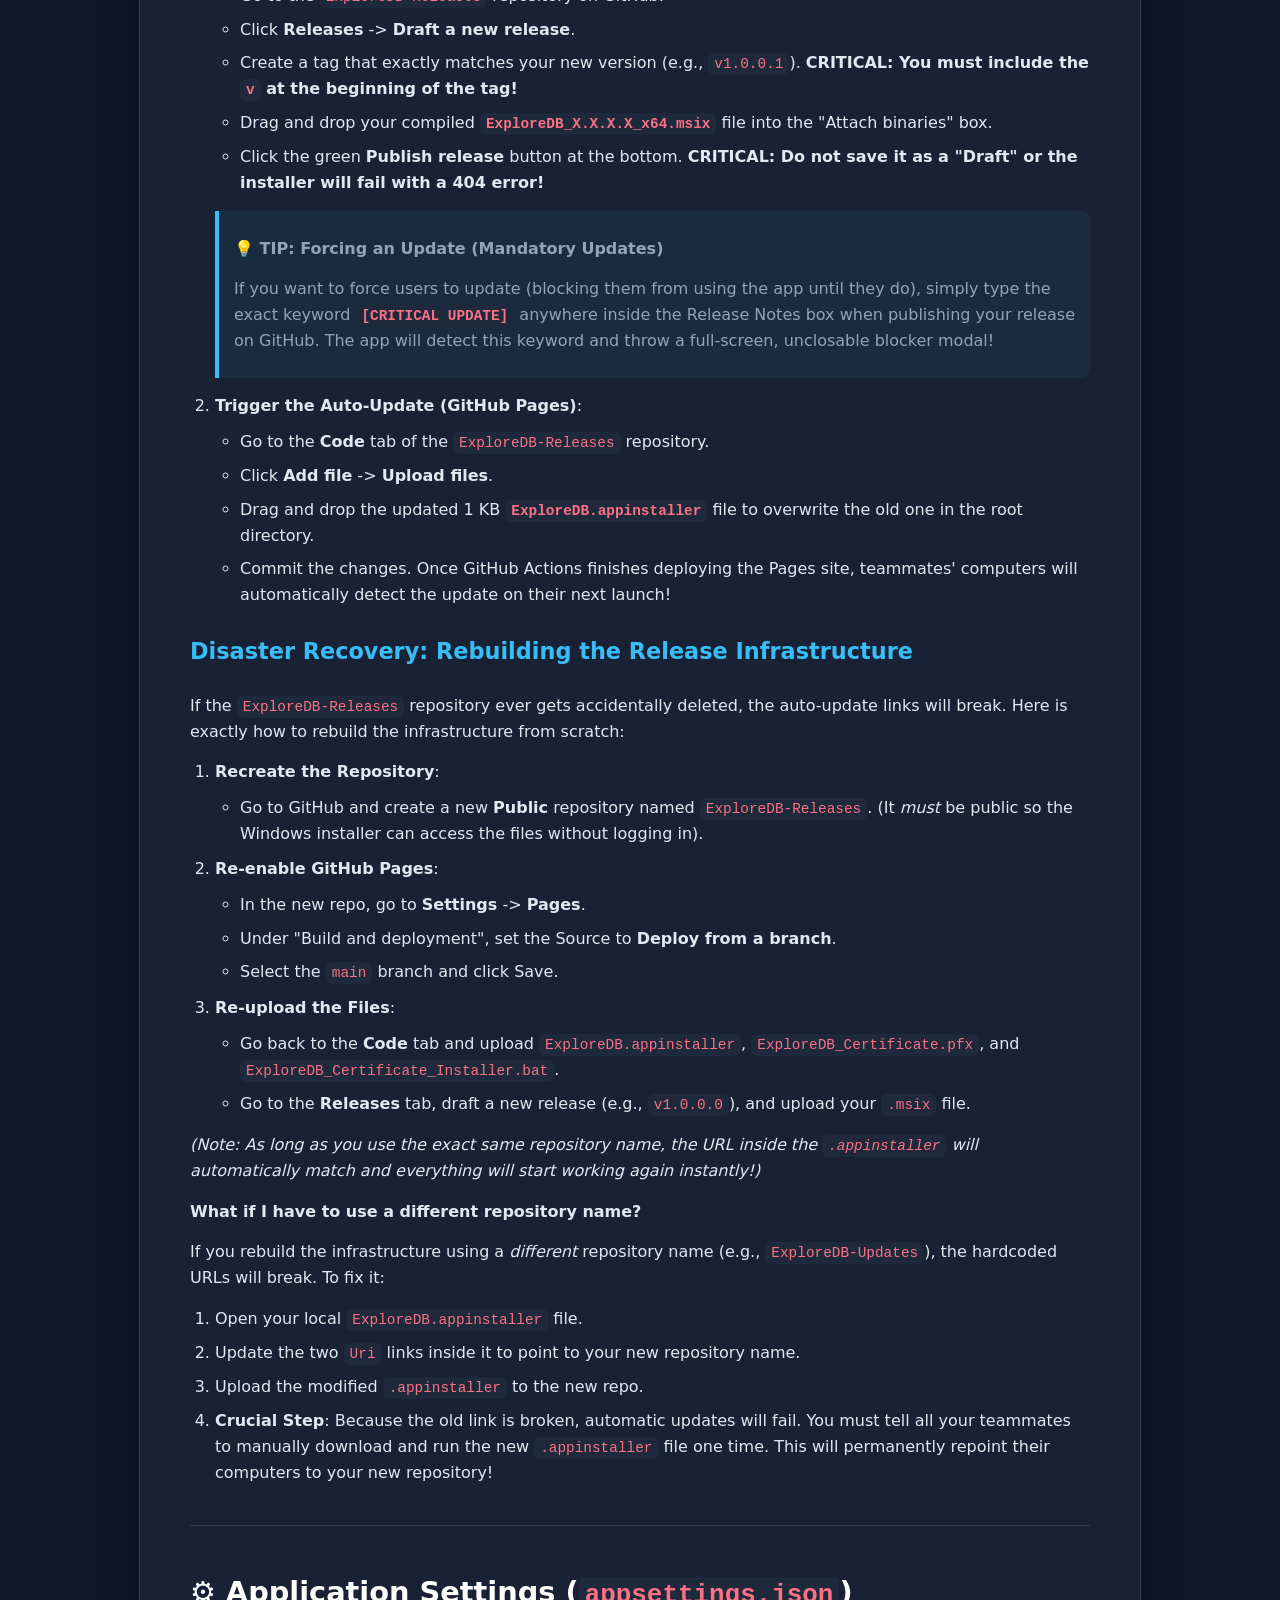
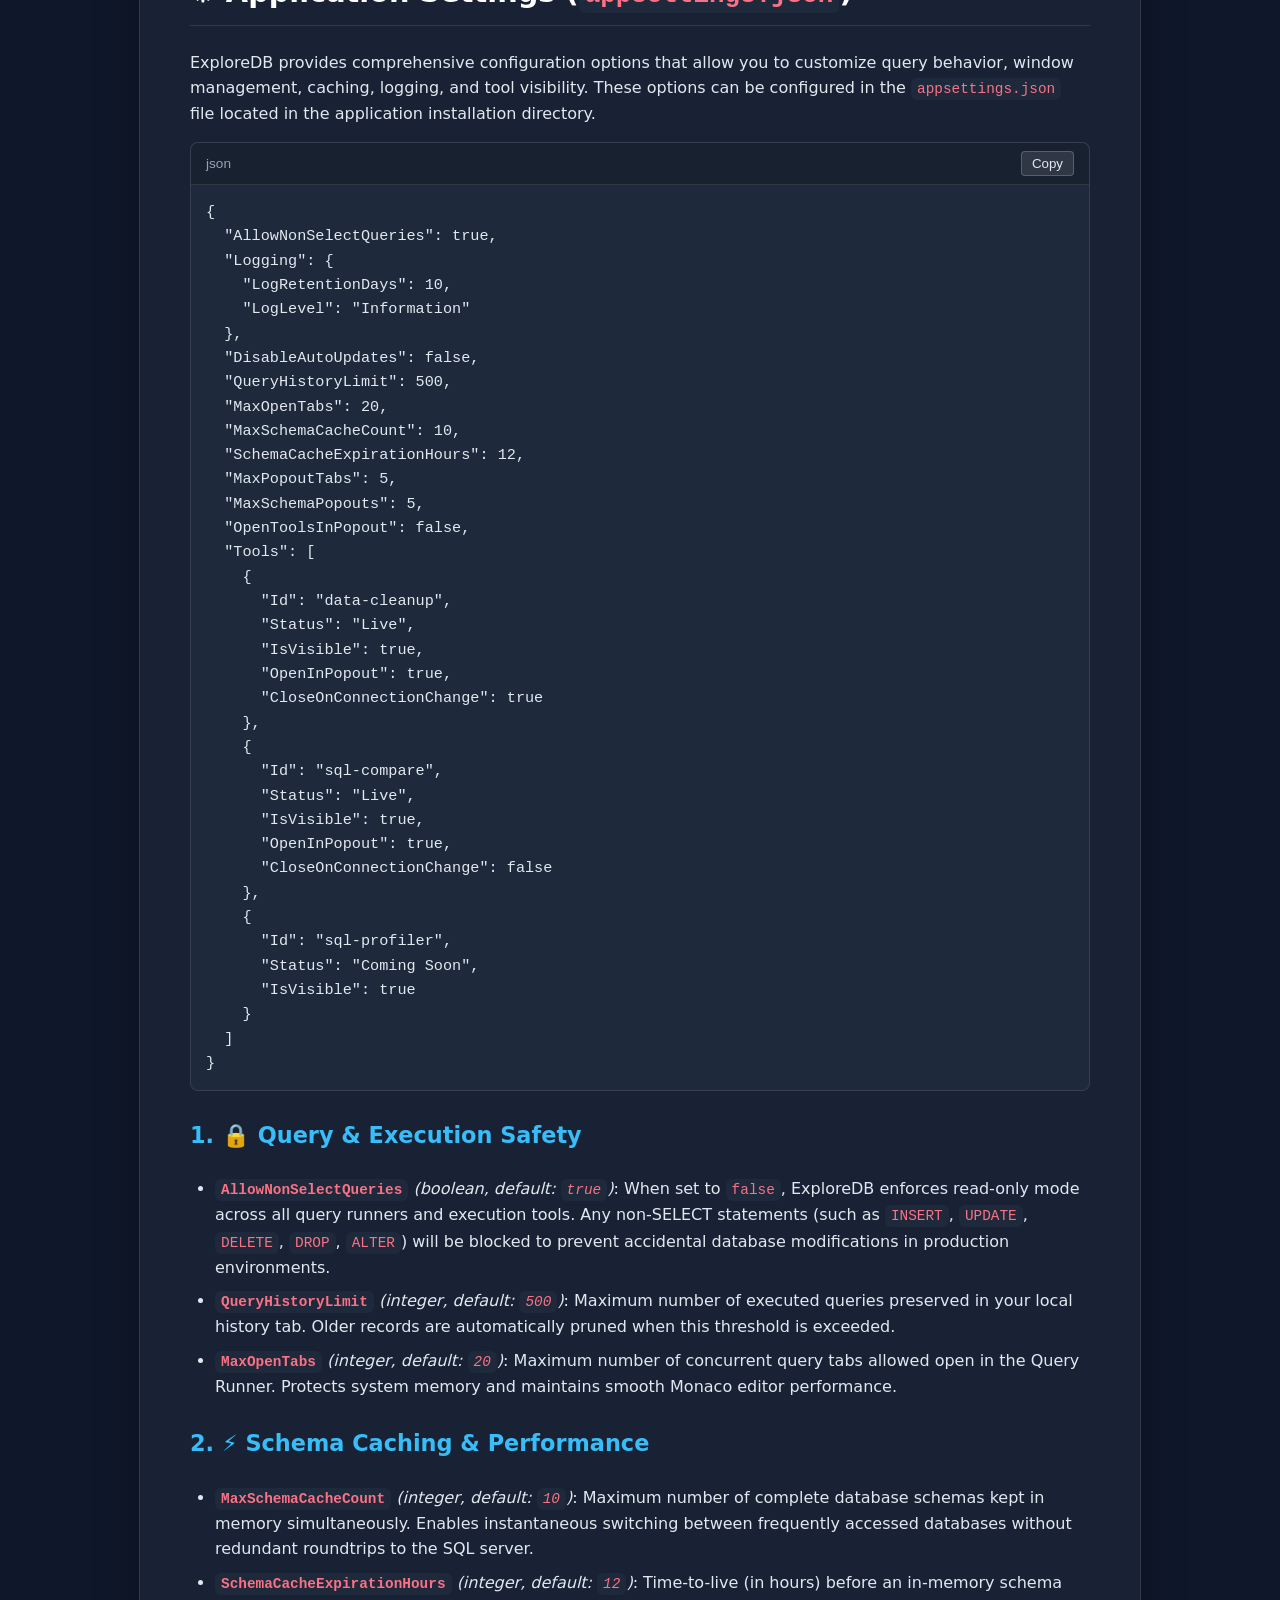
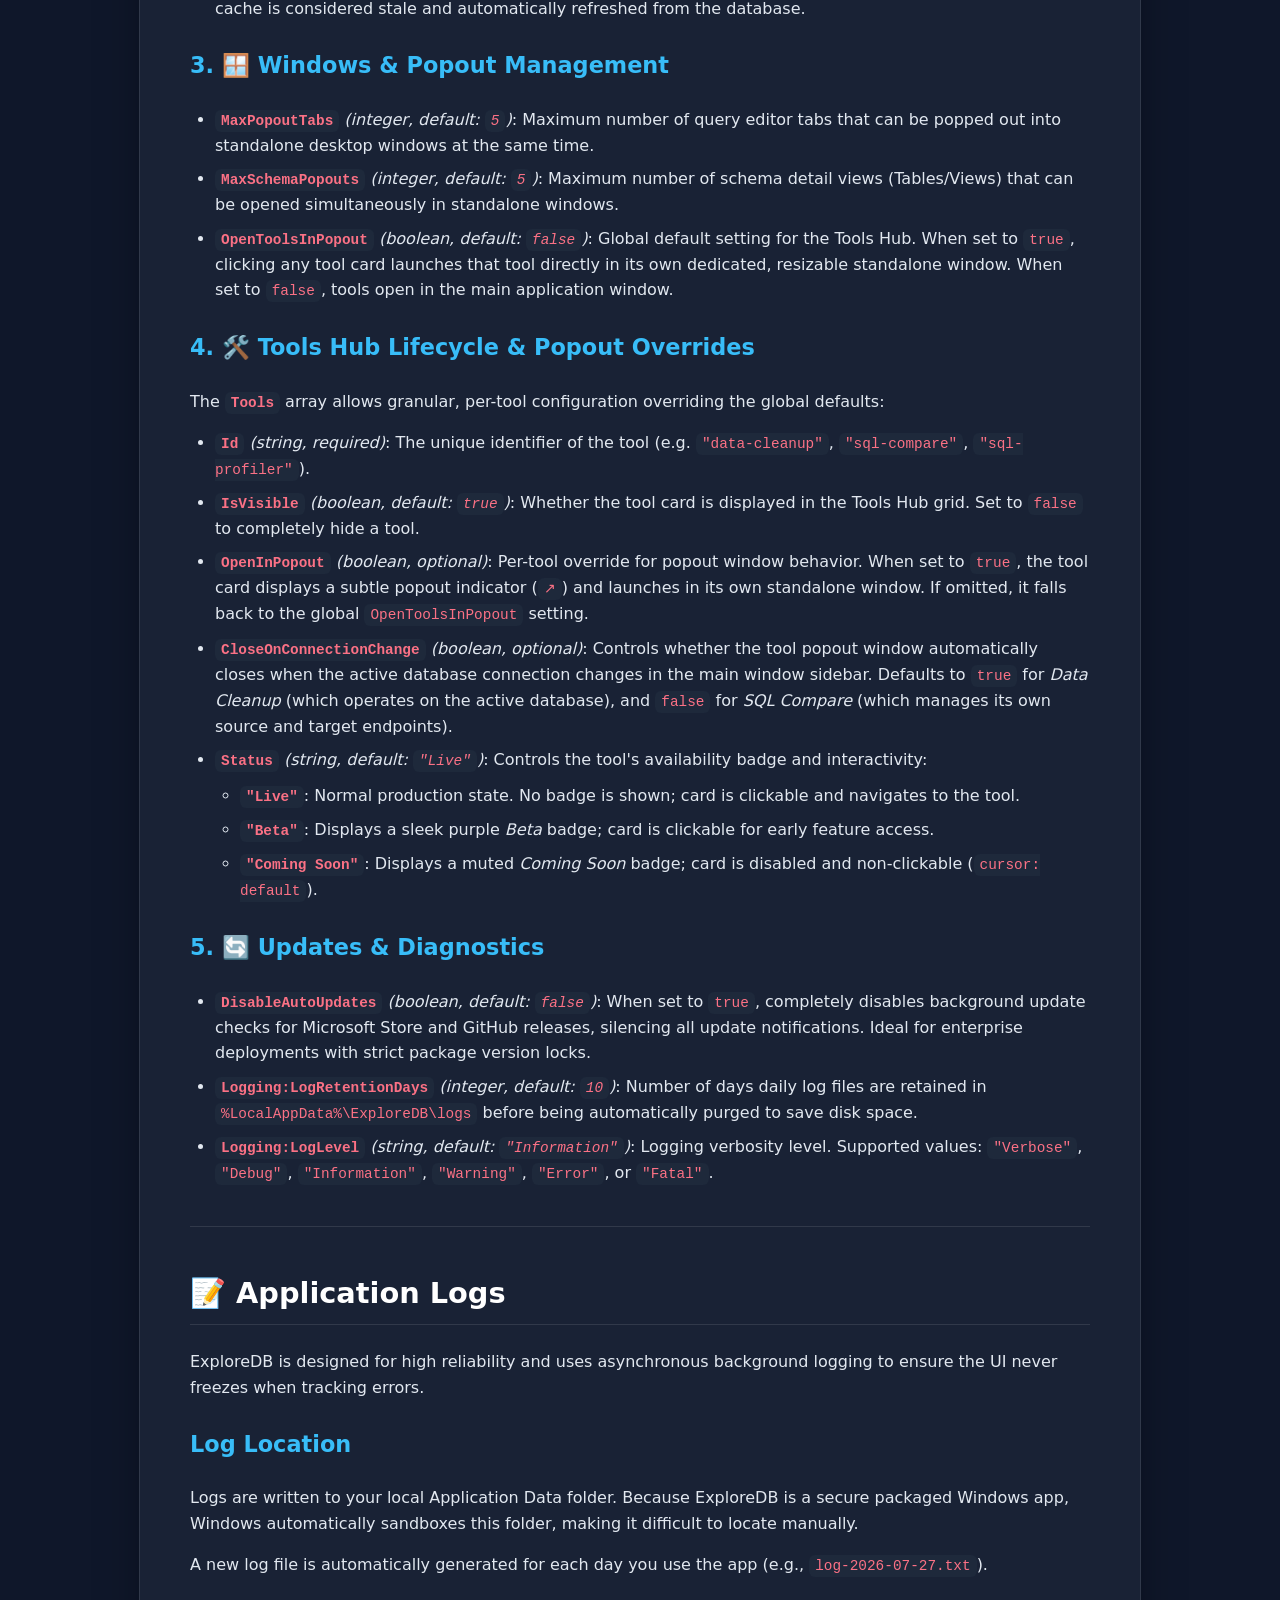
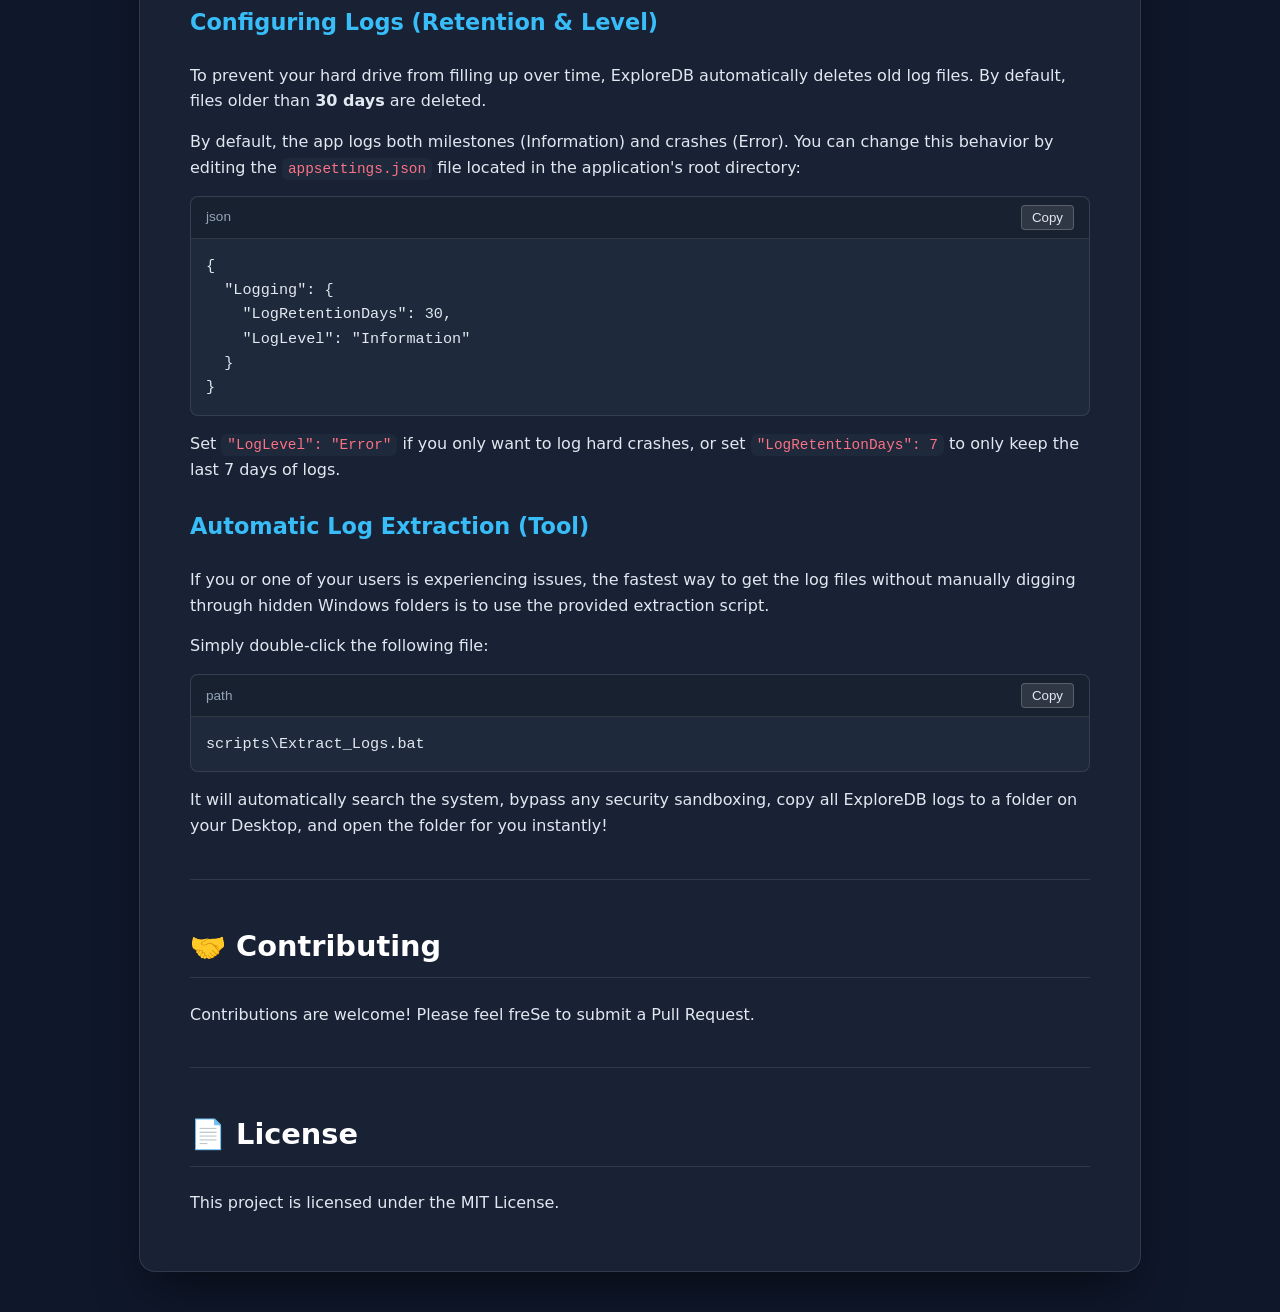
<file: README.html>
<!DOCTYPE html>
<html lang="en">
<head>
    <meta charset="UTF-8">
    <meta name="viewport" content="width=device-width, initial-scale=1.0">
    <title>ExploreDB Documentation</title>
    <style>
        :root {
            --bg-color: #0f172a;
            --text-color: #e2e8f0;
            --glass-bg: rgba(30, 41, 59, 0.7);
            --glass-border: rgba(255, 255, 255, 0.1);
            --accent-color: #38bdf8;
            --code-bg: #1e293b;
        }
        body {
            font-family: 'Segoe UI', system-ui, -apple-system, sans-serif;
            background-color: var(--bg-color);
            color: var(--text-color);
            line-height: 1.6;
            margin: 0;
            padding: 40px 20px;
            background-image: radial-gradient(circle at 15% 50%, rgba(56, 189, 248, 0.15), transparent 25%),
                              radial-gradient(circle at 85% 30%, rgba(139, 92, 246, 0.15), transparent 25%);
            background-attachment: fixed;
        }
        .container {
            max-width: 900px;
            margin: 0 auto;
            background: var(--glass-bg);
            backdrop-filter: blur(16px);
            -webkit-backdrop-filter: blur(16px);
            border: 1px solid var(--glass-border);
            border-radius: 16px;
            padding: 40px 50px;
            box-shadow: 0 25px 50px -12px rgba(0, 0, 0, 0.5);
        }
        h1, h2, h3, h4 { color: #fff; margin-top: 1.5em; font-weight: 600; }
        h1 { font-size: 2.5em; border-bottom: 2px solid var(--accent-color); padding-bottom: 10px; margin-top: 0; }
        h2 { font-size: 1.8em; border-bottom: 1px solid var(--glass-border); padding-bottom: 8px; }
        h3 { font-size: 1.4em; color: var(--accent-color); margin-top: 1.2em; }
        a { color: var(--accent-color); text-decoration: none; }
        a:hover { text-decoration: underline; }
        code { background: var(--code-bg); padding: 3px 6px; border-radius: 6px; font-family: 'Courier New', monospace; font-size: 0.9em; color: #fb7185; }
        pre { background: var(--code-bg); padding: 15px; border-radius: 8px; overflow-x: auto; border: 1px solid var(--glass-border); margin: 15px 0; }
        pre code { background: transparent; padding: 0; color: #e2e8f0; font-size: 0.95em; }
        blockquote { border-left: 4px solid var(--accent-color); margin: 15px 0; padding-left: 15px; color: #94a3b8; background: rgba(56, 189, 248, 0.05); padding: 10px 15px; border-radius: 0 8px 8px 0; }
        ul, ol { padding-left: 25px; margin: 10px 0; }
        li { margin-bottom: 8px; }
        hr { border: 0; border-top: 1px solid var(--glass-border); margin: 40px 0; }
        p { margin: 15px 0; }
    
        .code-container {
            position: relative;
            background: var(--code-bg);
            border-radius: 8px;
            border: 1px solid var(--glass-border);
            margin: 15px 0;
            overflow: hidden;
        }
        .code-header {
            display: flex;
            justify-content: space-between;
            align-items: center;
            background: rgba(0,0,0,0.2);
            padding: 8px 15px;
            border-bottom: 1px solid var(--glass-border);
            font-size: 0.85em;
            color: #94a3b8;
            font-family: 'Segoe UI', sans-serif;
        }
        .copy-btn {
            background: rgba(255,255,255,0.1);
            border: 1px solid rgba(255,255,255,0.2);
            color: #e2e8f0;
            border-radius: 4px;
            padding: 4px 10px;
            cursor: pointer;
            transition: all 0.2s;
        }
        .copy-btn:hover {
            background: rgba(255,255,255,0.2);
        }
        .code-container pre {
            margin: 0;
            border: none;
            border-radius: 0;
            background: transparent;
        }
    </style>
</head>
<body>
    <div class="container">
<h1>ExploreDB 🚀</h1>
<p>ExploreDB is a powerful, modern database exploration and querying tool built with .NET 8 MAUI Blazor Hybrid. It connects directly to SQL Server databases and provides an intuitive, glassmorphic UI to navigate, analyze, and query your data.</p>
<hr>
<h2>✨ Features</h2>
<h3>⚡ <strong>Pathfinder (Auto-Join Query Generator)</strong></h3><ul><li>Select columns from any tables in your database.</li>
<li>Automatically discovers the shortest JOIN path between tables.</li>
<li><strong>Intelligent JOIN type selection</strong>:
  <ul>
    <li>Uses <code>LEFT JOIN</code> vs <code>INNER JOIN</code> based on FK nullable constraints.</li>
    <li>Considers parent-child relationship direction.</li>
    <li>Mixed JOIN strategies for optimal results.</li>
  </ul>
</li>
<li>Generates clean, alias-based SQL with proper formatting.</li></ul>
<h3>🏃 <strong>Query Runner</strong></h3><ul><li>Write and execute custom SQL queries instantly.</li><li>Beautiful results grid with dynamic column generation.</li><li>Handles multiple result sets seamlessly.</li></ul>
<h3>🔍 <strong>Table, View, & SP Explorers</strong></h3><ul><li>Browse all database tables, views, and stored procedures in a searchable grid.</li><li>View table schemas, column data types, and row counts.</li><li>Visualize parent (upstream) and child (downstream) relationships.</li><li>Understand foreign key dependencies at a glance.</li></ul>
<h3>🛠️ <strong>Tools Hub</strong></h3><ul><li>Dedicated hub for specialized database utilities with configurable visibility and lifecycle states.</li><li><strong>Data Cleanup</strong>: Interactive, safe data deletion generator with relationship inspection and preview safeguards.</li><li><strong>SQL Compare</strong>: Deep database schema comparison with side-by-side diffing for Tables, Views, Stored Procedures, Functions, and Triggers.</li></ul>
<h3>🎨 <strong>Modern UI</strong></h3><ul><li>Dark-themed glassmorphic design.</li><li>Smooth animations and transitions.</li><li>Clean, emoji-based iconography.</li></ul>
<hr>

<h2>📦 Installation Guide</h2>
<h3><strong>Method 1: Microsoft Store (Recommended)</strong></h3>
<p>ExploreDB is officially available on the Microsoft Store for seamless installation and completely silent background updates!<ol><li>Open the <strong>Microsoft Store</strong> app on Windows.</li><li>Search for <strong>ExploreDB</strong> and click <strong>Install</strong>.</li></ol></p>
<p><em>(Updates will be handled automatically by Windows!)</em></p>
<hr>
<h3><strong>Method 2: Manual Installation (GitHub Beta / Internal)</strong></h3>
<p><em>(Use this method if you need to install internal test builds)</em></p>
<p><strong>🔗 Links to share with your team:</strong> </p>
<p><em>(Note: Your teammates only need to do Step 1 if this is their very first time installing it!)</em><ul><li><strong>Step 1 (Certificates)</strong>: Download both <a href="https://zerinapps.github.io/ExploreDB-Releases/ExploreDB_Certificate.pfx" target="_blank">ExploreDB_Certificate.pfx</a> and <a href="https://zerinapps.github.io/ExploreDB-Releases/ExploreDB_Certificate_Installer.bat" target="_blank">ExploreDB_Certificate_Installer.bat</a></li><li><strong>Step 2 (App Installer)</strong>: <a href="https://zerinapps.github.io/ExploreDB-Releases/ExploreDB.appinstaller" target="_blank">Download the App Installer</a></li></ul></p>
<p>ExploreDB is distributed via a web-based <strong>App Installer</strong> which automatically checks for and installs new updates silently in the background every time you open the app!</p>
<p>Because we use a custom development certificate, installing it on a brand new computer requires a quick one-time trust setup.</p>
<h4><strong>Installation Steps for End Users</strong></h4>
<p><strong>Prerequisites</strong>: Because this app is heavily optimized for a small file size (under 20 MB), it requires the <strong><a href="https://dotnet.microsoft.com/en-us/download/dotnet/8.0" target="_blank">.NET 8.0 Desktop Runtime (x64)</a></strong> to be installed on the computer first.</p>
<ol>
  <li><strong>Trust the Certificate (First Time Only)</strong>:
    <ul>
      <li>Download the <strong><code>ExploreDB_Certificate.pfx</code></strong> and <strong><code>trust_certificate.bat</code></strong> files from the links above.</li>
      <li>Right-click on <strong><code>trust_certificate.bat</code></strong> and select <strong>"Run as Administrator"</strong>.</li>
      <li>Press <strong>Enter</strong> on your keyboard, then click <strong>Yes</strong> on the prompt to allow the installation.</li>
      <li><em>Note: This tells Windows to trust our custom digital signature so the app can be installed safely.</em></li>
    </ul>
    <p><strong>If the script fails, you can install the certificate manually:</strong></p>
    <ul>
      <li>Double-click the <strong><code>ExploreDB_Certificate.pfx</code></strong> file.</li>
      <li>On the very first screen, select <strong>Local Machine</strong> (instead of Current User) and click Next.</li>
      <li>Click <strong>"Yes"</strong> on the Windows User Account Control (UAC) prompt that asks for permission.</li>
      <li>Click Next on the file path screen.</li>
      <li>Type <code>password</code> for the password and click Next.</li>
      <li>Choose <strong>"Place all certificates in the following store"</strong> and click <strong>Browse</strong>.</li>
      <li>Select <strong>Trusted Root Certification Authorities</strong> and click OK, then Next, then Finish.</li>
    </ul>
  </li>
  <li><strong>Install the Application</strong>:
    <ul>
      <li>Download the tiny <strong><code>ExploreDB.appinstaller</code></strong> file from our <a href="https://zerinapps.github.io/ExploreDB-Releases/ExploreDB.appinstaller" target="_blank">GitHub Pages site</a>.</li>
      <li>Double-click the downloaded file.</li>
      <li>A Windows App Installer window will appear. Click <strong>Install</strong>.</li>
      <li>The app will securely download the heavy binaries from our GitHub Releases page and launch!</li>
    </ul>
  </li>
  <li><strong>Launch & Auto-Updates</strong>:
    <ul>
      <li>For future uses, simply search for "ExploreDB" in your Windows Start Menu.</li>
      <li>The app will automatically keep itself up-to-date!</li>
    </ul>
  </li>
</ol>
<hr>
<h2>🛠️ Building from Source</h2>
<h3><strong>Prerequisites</strong></h3>
<ul>
  <li><a href="https://dotnet.microsoft.com/download/dotnet/8.0" target="_blank">.NET 8 SDK</a></li>
  <li>Windows 10/11 (version 1809 or higher)</li>
  <li><strong>Windows Developer Mode</strong>: Must be toggled ON in Windows Settings (System -&gt; For developers) to allow Visual Studio to install the app locally.</li>
  <li>Visual Studio 2022 (optional, for IDE development)</li>
</ul>
<h3><strong>Compiling the MSIX Installer</strong></h3>
<p>To compile a fresh MSIX package with all dependencies (including Win2D native assets):</p>
<ol>
  <li><strong>Clone the repository</strong>:
    <div class="code-container"><div class="code-header"><span class="lang">bash</span><button class="copy-btn">Copy</button></div><pre><code>    git clone https://github.com/YOUR_USERNAME/ExploreDB.git
    cd ExploreDB
    </code></pre></div>
  </li>
  <li><strong>Build and Package Scripts</strong>
    <blockquote>You <strong>do not</strong> need to run both of the scripts below. They serve different purposes depending on whether you are releasing to the Microsoft Store or GitHub.</blockquote>
    <p><strong>Option A: Build for Microsoft Store (Public)</strong></p>
    <p>Double-click the <strong><code>scripts\build_store_release.bat</code></strong> script.</p>
    <ul>
      <li>It will automatically inject the Microsoft Store cryptographic identity.</li>
      <li>It will strip out the internal GitHub auto-updater UI to comply with Store policies.</li>
      <li>The final <code>.msix</code> file will be placed in the <strong><code>StoreRelease</code></strong> folder, ready to drag-and-drop into the Microsoft Partner Center Dashboard.</li>
    </ul>
    <p><strong>Option B: Build for GitHub (Internal / Beta)</strong></p>
    <p>Double-click the <strong><code>scripts\build_github_release.bat</code></strong> script.</p>
    <ul>
      <li>It will compile the app natively for <code>win-x64</code>.</li>
      <li>It will digitally sign the installer using the certificate thumbprint from your Windows Certificate Store.</li>
      <li>The final <code>.msix</code> and <code>.appinstaller</code> files will be placed in the <strong><code>GitHubRelease</code></strong> folder.</li>
    </ul>
    <p><strong>Publishing a New Release:</strong></p>
    <p>If you are ready to officially launch a new version, double-click <strong><code>scripts\publish_new_release.bat</code></strong>.</p>
    <ul>
      <li>It will prompt you for a new version number and automatically bump it in all files.</li>
      <li>It will give you a menu asking if you want to build for the Microsoft Store, GitHub, or Both simultaneously!</li>
    </ul>
  </li>
</ol>
<h3><strong>Manual Build & Sign (Fallback)</strong></h3>
<p>If the automated scripts fail, you can perform the steps manually:</p>
<ol>
  <li><strong>Bump the Version Numbers (Manual)</strong>:
    <ul>
      <li><code>ExploreDB.csproj</code>: Update the <code>&lt;Version&gt;</code> and <code>&lt;ApplicationDisplayVersion&gt;</code> tags.</li>
      <li><code>Platforms\Windows\Package.appxmanifest</code>: Update the <code>Version="..."</code> attribute in the <code>&lt;Identity&gt;</code> tag.</li>
      <li><code>ExploreDB.appinstaller</code> (GitHub Only): Update both <code>Version="..."</code> attributes AND the URL at the bottom to point to your new GitHub tag.</li>
    </ul>
  </li>
  <li><strong>Inject the Correct Manifest</strong>:
    <p><em>(The .NET compiler only looks for a file named <code>Package.appxmanifest</code>. Because we use a dual-channel architecture, you must manually copy the correct template over the main file before building!)</em></p>
    <ul>
      <li><strong>For Microsoft Store</strong>: Go into the <code>Platforms\Windows</code> folder, copy <code>Package.Store.appxmanifest</code>, and rename the copy to <code>Package.appxmanifest</code> (overwriting the existing one).</li>
      <li><strong>For GitHub</strong>: Go into the <code>Platforms\Windows</code> folder, copy <code>Package.GitHub.appxmanifest</code>, and rename the copy to <code>Package.appxmanifest</code> (overwriting the existing one).</li>
    </ul>
  </li>
  <li><strong>Build (Terminal)</strong>:
    <ul>
      <li><strong>For GitHub</strong> (Automatically signs using the installed Certificate Thumbprint):
        <div class="code-container"><div class="code-header"><span class="lang">bash</span><button class="copy-btn">Copy</button></div><pre><code>     dotnet publish ExploreDB.csproj -f net8.0-windows10.0.19041.0 -c Release -r win-x64 -p:Platform=x64 -p:GitHubRelease=true
        </code></pre></div>
      </li>
      <li><strong>For Microsoft Store</strong> (Adds <code>-p:StoreBuild=true</code> and disables signing):
        <div class="code-container"><div class="code-header"><span class="lang">bash</span><button class="copy-btn">Copy</button></div><pre><code>     dotnet publish ExploreDB.csproj -f net8.0-windows10.0.19041.0 -c Release -r win-x64 -p:Platform=x64 -p:AppxPackageSigningEnabled=false -p:StoreBuild=true
        </code></pre></div>
      </li>
    </ul>
  </li>
</ol>
<h3><strong>Testing the Microsoft Store Build Locally</strong></h3>
<p>Because the Microsoft Store version strips out digital signatures (so Microsoft can sign it themselves), you cannot easily install the Store <code>.msix</code> file on your local machine. </p>
<p>To test Microsoft Store-specific logic locally, you must run it in Visual Studio:</p>
<ol>
  <li><strong>Add x64 Configuration</strong>:
    <ul>
      <li>Open <code>ExploreDB.sln</code> in Visual Studio.</li>
      <li>Click the <strong>Configuration Manager</strong> dropdown (next to the green Play button).</li>
      <li>Under "Active solution platform", select <strong><code>&lt;New...&gt;</code></strong>.</li>
      <li>Type <code>x64</code> and ensure "Create new project platforms" is checked, then hit OK.</li>
    </ul>
  </li>
  <li><strong>Enable Store Mode in Code</strong>:
    <ul>
      <li>Open your <code>ExploreDB.csproj</code> file.</li>
      <li>Add the following code inside the main <code>&lt;PropertyGroup&gt;</code> block at the top of the file:</li>
    </ul>
    <div class="code-container"><div class="code-header"><span class="lang">xml</span><button class="copy-btn">Copy</button></div><pre><code>   &lt;StoreBuild&gt;true&lt;/StoreBuild&gt;
    </code></pre></div>
  </li>
  <li><strong>Launch the App</strong>:
    <ul>
      <li>In the top toolbar next to the green Play button, select <strong>ExploreDB (Package)</strong> (the one with the solid green triangle icon).</li>
      <li>Open <strong>Configuration Manager</strong> again, and make sure the <strong>Deploy</strong> checkbox is checked for the ExploreDB project.</li>
      <li><strong>Developer Mode</strong>: Make sure Developer Mode is turned ON in Windows Settings (System -&gt; For developers) otherwise deployment will fail.</li>
      <li>Hit <strong>F5</strong>. Visual Studio will automatically deploy a temporary container and launch the app in full Microsoft Store mode!</li>
    </ul>
  </li>
</ol>
<blockquote>Remember to delete <code>&lt;StoreBuild&gt;true&lt;/StoreBuild&gt;</code> from your <code>.csproj</code> when you are finished testing!</blockquote>
<h3><strong>Testing the GitHub Build Locally</strong></h3>
<p>To test any new features or changes for the GitHub release (such as auto-updater logic), you must enable GitHub mode locally:</p>
<ol>
  <li><strong>Enable GitHub Mode in Code</strong>:
    <ul>
      <li>Open your <code>ExploreDB.csproj</code> file.</li>
      <li>Add the following code inside the main <code>&lt;PropertyGroup&gt;</code> block at the top of the file:</li>
    </ul>
    <div class="code-container"><div class="code-header"><span class="lang">xml</span><button class="copy-btn">Copy</button></div><pre><code>   &lt;GitHubRelease&gt;true&lt;/GitHubRelease&gt;
    </code></pre></div>
  </li>
  <li><strong>Launch the App</strong>:
    <ul>
      <li>Open <code>ExploreDB.sln</code> in Visual Studio.</li>
      <li>In the top toolbar next to the green Play button, select <strong>ExploreDB (Package)</strong> (the one with the solid green triangle icon).</li>
      <li><strong>Developer Mode</strong>: Make sure Developer Mode is turned ON in Windows Settings (System -&gt; For developers) otherwise deployment will fail.</li>
      <li>Hit <strong>F5</strong>. Visual Studio will automatically deploy the temporary container and launch the app.</li>
      <li><em>(Optional)</em> If you ever need to specifically test the auto-updater functionality, you can temporarily lower your <code>&lt;ApplicationDisplayVersion&gt;</code> and <code>&lt;Version&gt;</code> in the <code>.csproj</code> file before hitting F5. This will trick the app into thinking it's out of date and trigger the update banner!</li>
    </ul>
  </li>
</ol>
<blockquote>Remember to delete <code>&lt;GitHubRelease&gt;true&lt;/GitHubRelease&gt;</code> from your <code>.csproj</code> when you are finished testing!</blockquote>
<h3><strong>Publishing a Release (Microsoft Store)</strong></h3>
<p>To publish an update to the Microsoft Store, you must upload the freshly built files from your <code>StoreRelease</code> folder to the Microsoft Partner Center:</p>
<ol>
  <li><strong>Create a New Submission</strong>:
    <ul>
      <li>Go to your <a href="https://partner.microsoft.com/en-us/dashboard/windows/overview" target="_blank">Microsoft Partner Center Dashboard</a>.</li>
      <li>Navigate to <strong>Apps and games</strong> -&gt; <strong>ExploreDB</strong>.</li>
      <li>Under the "Update" section, click <strong>Update</strong> (or Create a new submission).</li>
    </ul>
  </li>
  <li><strong>Upload the Package</strong>:
    <ul>
      <li>Click on <strong>Packages</strong>.</li>
      <li>Drag and drop your compiled <strong><code>ExploreDB.msix</code></strong> (located in the <code>StoreRelease</code> folder) into the upload box.</li>
      <li>Click <strong>Save</strong>.</li>
    </ul>
  </li>
  <li><strong>Submit to the Store</strong>:
    <ul>
      <li>Review your Pricing and Store Listing to ensure nothing needs changing.</li>
      <li>Click <strong>Submit to the Store</strong>. Microsoft will review the update and automatically push it to all users!</li>
    </ul>
  </li>
</ol>
<hr>
<h3><strong>Publishing a Release (GitHub Releases & Pages)</strong></h3>
<p>To publish an update to the team, you must upload the freshly built files from your <code>GitHubRelease</code> folder to the <code>ExploreDB-Releases</code> repository:</p>
<ol>
  <li><strong>Publish the Heavy Binaries (GitHub Releases)</strong>:
    <ul>
      <li>Go to the <code>ExploreDB-Releases</code> repository on GitHub.</li>
      <li>Click <strong>Releases</strong> -&gt; <strong>Draft a new release</strong>.</li>
      <li>Create a tag that exactly matches your new version (e.g., <code>v1.0.0.1</code>). <strong>CRITICAL: You must include the <code>v</code> at the beginning of the tag!</strong></li>
      <li>Drag and drop your compiled <strong><code>ExploreDB_X.X.X.X_x64.msix</code></strong> file into the "Attach binaries" box.</li>
      <li>Click the green <strong>Publish release</strong> button at the bottom. <strong>CRITICAL: Do not save it as a "Draft" or the installer will fail with a 404 error!</strong></li>
    </ul>
    <blockquote>
      <p><strong>💡 TIP: Forcing an Update (Mandatory Updates)</strong></p>
      <p>If you want to force users to update (blocking them from using the app until they do), simply type the exact keyword <strong><code>[CRITICAL UPDATE]</code></strong> anywhere inside the Release Notes box when publishing your release on GitHub. The app will detect this keyword and throw a full-screen, unclosable blocker modal!</p>
    </blockquote>
  </li>
  <li><strong>Trigger the Auto-Update (GitHub Pages)</strong>:
    <ul>
      <li>Go to the <strong>Code</strong> tab of the <code>ExploreDB-Releases</code> repository.</li>
      <li>Click <strong>Add file</strong> -&gt; <strong>Upload files</strong>.</li>
      <li>Drag and drop the updated 1 KB <strong><code>ExploreDB.appinstaller</code></strong> file to overwrite the old one in the root directory.</li>
      <li>Commit the changes. Once GitHub Actions finishes deploying the Pages site, teammates' computers will automatically detect the update on their next launch!</li>
    </ul>
  </li>
</ol>
<h3><strong>Disaster Recovery: Rebuilding the Release Infrastructure</strong></h3>
<p>If the <code>ExploreDB-Releases</code> repository ever gets accidentally deleted, the auto-update links will break. Here is exactly how to rebuild the infrastructure from scratch:</p>
<ol>
  <li><strong>Recreate the Repository</strong>:
    <ul>
      <li>Go to GitHub and create a new <strong>Public</strong> repository named <code>ExploreDB-Releases</code>. (It <em>must</em> be public so the Windows installer can access the files without logging in).</li>
    </ul>
  </li>
  <li><strong>Re-enable GitHub Pages</strong>:
    <ul>
      <li>In the new repo, go to <strong>Settings</strong> -&gt; <strong>Pages</strong>.</li>
      <li>Under "Build and deployment", set the Source to <strong>Deploy from a branch</strong>.</li>
      <li>Select the <code>main</code> branch and click Save.</li>
    </ul>
  </li>
  <li><strong>Re-upload the Files</strong>:
    <ul>
      <li>Go back to the <strong>Code</strong> tab and upload <code>ExploreDB.appinstaller</code>, <code>ExploreDB_Certificate.pfx</code>, and <code>ExploreDB_Certificate_Installer.bat</code>.</li>
      <li>Go to the <strong>Releases</strong> tab, draft a new release (e.g., <code>v1.0.0.0</code>), and upload your <code>.msix</code> file.</li>
    </ul>
  </li>
</ol>
<p><em>(Note: As long as you use the exact same repository name, the URL inside the <code>.appinstaller</code> will automatically match and everything will start working again instantly!)</em></p>
<p><strong>What if I have to use a different repository name?</strong></p>
<p>If you rebuild the infrastructure using a <em>different</em> repository name (e.g., <code>ExploreDB-Updates</code>), the hardcoded URLs will break. To fix it:</p>
<ol>
  <li>Open your local <code>ExploreDB.appinstaller</code> file.</li>
  <li>Update the two <code>Uri</code> links inside it to point to your new repository name.</li>
  <li>Upload the modified <code>.appinstaller</code> to the new repo.</li>
  <li><strong>Crucial Step</strong>: Because the old link is broken, automatic updates will fail. You must tell all your teammates to manually download and run the new <code>.appinstaller</code> file one time. This will permanently repoint their computers to your new repository!</li>
</ol>
<hr>
<h2>⚙️ Application Settings (<code>appsettings.json</code>)</h2>
<p>ExploreDB provides comprehensive configuration options that allow you to customize query behavior, window management, caching, logging, and tool visibility. These options can be configured in the <code>appsettings.json</code> file located in the application installation directory.</p>

<div class="code-container">
  <div class="code-header"><span class="lang">json</span><button class="copy-btn">Copy</button></div>
  <pre><code>{
  "AllowNonSelectQueries": true,
  "Logging": {
    "LogRetentionDays": 10,
    "LogLevel": "Information"
  },
  "DisableAutoUpdates": false,
  "QueryHistoryLimit": 500,
  "MaxOpenTabs": 20,
  "MaxSchemaCacheCount": 10,
  "SchemaCacheExpirationHours": 12,
  "MaxPopoutTabs": 5,
  "MaxSchemaPopouts": 5,
  "OpenToolsInPopout": false,
  "Tools": [
    {
      "Id": "data-cleanup",
      "Status": "Live",
      "IsVisible": true,
      "OpenInPopout": true,
      "CloseOnConnectionChange": true
    },
    {
      "Id": "sql-compare",
      "Status": "Live",
      "IsVisible": true,
      "OpenInPopout": true,
      "CloseOnConnectionChange": false
    },
    {
      "Id": "sql-profiler",
      "Status": "Coming Soon",
      "IsVisible": true
    }
  ]
}</code></pre>
</div>

<h3>1. 🔒 Query &amp; Execution Safety</h3>
<ul>
  <li><strong><code>AllowNonSelectQueries</code></strong> <em>(boolean, default: <code>true</code>)</em>: When set to <code>false</code>, ExploreDB enforces read-only mode across all query runners and execution tools. Any non-SELECT statements (such as <code>INSERT</code>, <code>UPDATE</code>, <code>DELETE</code>, <code>DROP</code>, <code>ALTER</code>) will be blocked to prevent accidental database modifications in production environments.</li>
  <li><strong><code>QueryHistoryLimit</code></strong> <em>(integer, default: <code>500</code>)</em>: Maximum number of executed queries preserved in your local history tab. Older records are automatically pruned when this threshold is exceeded.</li>
  <li><strong><code>MaxOpenTabs</code></strong> <em>(integer, default: <code>20</code>)</em>: Maximum number of concurrent query tabs allowed open in the Query Runner. Protects system memory and maintains smooth Monaco editor performance.</li>
</ul>

<h3>2. ⚡ Schema Caching &amp; Performance</h3>
<ul>
  <li><strong><code>MaxSchemaCacheCount</code></strong> <em>(integer, default: <code>10</code>)</em>: Maximum number of complete database schemas kept in memory simultaneously. Enables instantaneous switching between frequently accessed databases without redundant roundtrips to the SQL server.</li>
  <li><strong><code>SchemaCacheExpirationHours</code></strong> <em>(integer, default: <code>12</code>)</em>: Time-to-live (in hours) before an in-memory schema cache is considered stale and automatically refreshed from the database.</li>
</ul>

<h3>3. 🪟 Windows &amp; Popout Management</h3>
<ul>
  <li><strong><code>MaxPopoutTabs</code></strong> <em>(integer, default: <code>5</code>)</em>: Maximum number of query editor tabs that can be popped out into standalone desktop windows at the same time.</li>
  <li><strong><code>MaxSchemaPopouts</code></strong> <em>(integer, default: <code>5</code>)</em>: Maximum number of schema detail views (Tables/Views) that can be opened simultaneously in standalone windows.</li>
  <li><strong><code>OpenToolsInPopout</code></strong> <em>(boolean, default: <code>false</code>)</em>: Global default setting for the Tools Hub. When set to <code>true</code>, clicking any tool card launches that tool directly in its own dedicated, resizable standalone window. When set to <code>false</code>, tools open in the main application window.</li>
</ul>

<h3>4. 🛠️ Tools Hub Lifecycle &amp; Popout Overrides</h3>
<p>The <strong><code>Tools</code></strong> array allows granular, per-tool configuration overriding the global defaults:</p>
<ul>
  <li><strong><code>Id</code></strong> <em>(string, required)</em>: The unique identifier of the tool (e.g. <code>"data-cleanup"</code>, <code>"sql-compare"</code>, <code>"sql-profiler"</code>).</li>
  <li><strong><code>IsVisible</code></strong> <em>(boolean, default: <code>true</code>)</em>: Whether the tool card is displayed in the Tools Hub grid. Set to <code>false</code> to completely hide a tool.</li>
  <li><strong><code>OpenInPopout</code></strong> <em>(boolean, optional)</em>: Per-tool override for popout window behavior. When set to <code>true</code>, the tool card displays a subtle popout indicator (<code>↗</code>) and launches in its own standalone window. If omitted, it falls back to the global <code>OpenToolsInPopout</code> setting.</li>
  <li><strong><code>CloseOnConnectionChange</code></strong> <em>(boolean, optional)</em>: Controls whether the tool popout window automatically closes when the active database connection changes in the main window sidebar. Defaults to <code>true</code> for <em>Data Cleanup</em> (which operates on the active database), and <code>false</code> for <em>SQL Compare</em> (which manages its own source and target endpoints).</li>
  <li><strong><code>Status</code></strong> <em>(string, default: <code>"Live"</code>)</em>: Controls the tool's availability badge and interactivity:
    <ul>
      <li><strong><code>"Live"</code></strong>: Normal production state. No badge is shown; card is clickable and navigates to the tool.</li>
      <li><strong><code>"Beta"</code></strong>: Displays a sleek purple <em>Beta</em> badge; card is clickable for early feature access.</li>
      <li><strong><code>"Coming Soon"</code></strong>: Displays a muted <em>Coming Soon</em> badge; card is disabled and non-clickable (<code>cursor: default</code>).</li>
    </ul>
  </li>
</ul>

<h3>5. 🔄 Updates &amp; Diagnostics</h3>
<ul>
  <li><strong><code>DisableAutoUpdates</code></strong> <em>(boolean, default: <code>false</code>)</em>: When set to <code>true</code>, completely disables background update checks for Microsoft Store and GitHub releases, silencing all update notifications. Ideal for enterprise deployments with strict package version locks.</li>
  <li><strong><code>Logging:LogRetentionDays</code></strong> <em>(integer, default: <code>10</code>)</em>: Number of days daily log files are retained in <code>%LocalAppData%\ExploreDB\logs</code> before being automatically purged to save disk space.</li>
  <li><strong><code>Logging:LogLevel</code></strong> <em>(string, default: <code>"Information"</code>)</em>: Logging verbosity level. Supported values: <code>"Verbose"</code>, <code>"Debug"</code>, <code>"Information"</code>, <code>"Warning"</code>, <code>"Error"</code>, or <code>"Fatal"</code>.</li>
</ul>
<hr>
<h2>📝 Application Logs</h2>
<p>ExploreDB is designed for high reliability and uses asynchronous background logging to ensure the UI never freezes when tracking errors.</p>
<h3><strong>Log Location</strong></h3>
<p>Logs are written to your local Application Data folder. Because ExploreDB is a secure packaged Windows app, Windows automatically sandboxes this folder, making it difficult to locate manually.</p>
<p>A new log file is automatically generated for each day you use the app (e.g., <code>log-2026-07-27.txt</code>).</p>
<h3><strong>Configuring Logs (Retention & Level)</strong></h3>
<p>To prevent your hard drive from filling up over time, ExploreDB automatically deletes old log files. By default, files older than <strong>30 days</strong> are deleted.</p>
<p>By default, the app logs both milestones (Information) and crashes (Error). You can change this behavior by editing the <code>appsettings.json</code> file located in the application's root directory:</p>
<div class="code-container"><div class="code-header"><span class="lang">json</span><button class="copy-btn">Copy</button></div><pre><code>{
  "Logging": {
    "LogRetentionDays": 30,
    "LogLevel": "Information"
  }
}</code></pre></div>
<p>Set <code>"LogLevel": "Error"</code> if you only want to log hard crashes, or set <code>"LogRetentionDays": 7</code> to only keep the last 7 days of logs.</p>
<h3><strong>Automatic Log Extraction (Tool)</strong></h3>
<p>If you or one of your users is experiencing issues, the fastest way to get the log files without manually digging through hidden Windows folders is to use the provided extraction script.</p>
<p>Simply double-click the following file:</p>
<div class="code-container"><div class="code-header"><span class="lang">path</span><button class="copy-btn">Copy</button></div><pre><code>scripts\Extract_Logs.bat</code></pre></div>
<p>It will automatically search the system, bypass any security sandboxing, copy all ExploreDB logs to a folder on your Desktop, and open the folder for you instantly!</p>
<hr>
<h2>🤝 Contributing</h2>
<p>Contributions are welcome! Please feel freSe to submit a Pull Request.</p>
<hr>
<h2>📄 License</h2>
<p>This project is licensed under the MIT License.</p>
    </div>

    <script>
        document.querySelectorAll('.copy-btn').forEach(btn => {
            btn.addEventListener('click', () => {
                const codeBlock = btn.parentElement.nextElementSibling.querySelector('code');
                navigator.clipboard.writeText(codeBlock.innerText).then(() => {
                    const originalText = btn.innerText;
                    btn.innerText = 'Copied!';
                    setTimeout(() => btn.innerText = originalText, 2000);
                });
            });
        });
    </script>
</body>
</html>
</file>
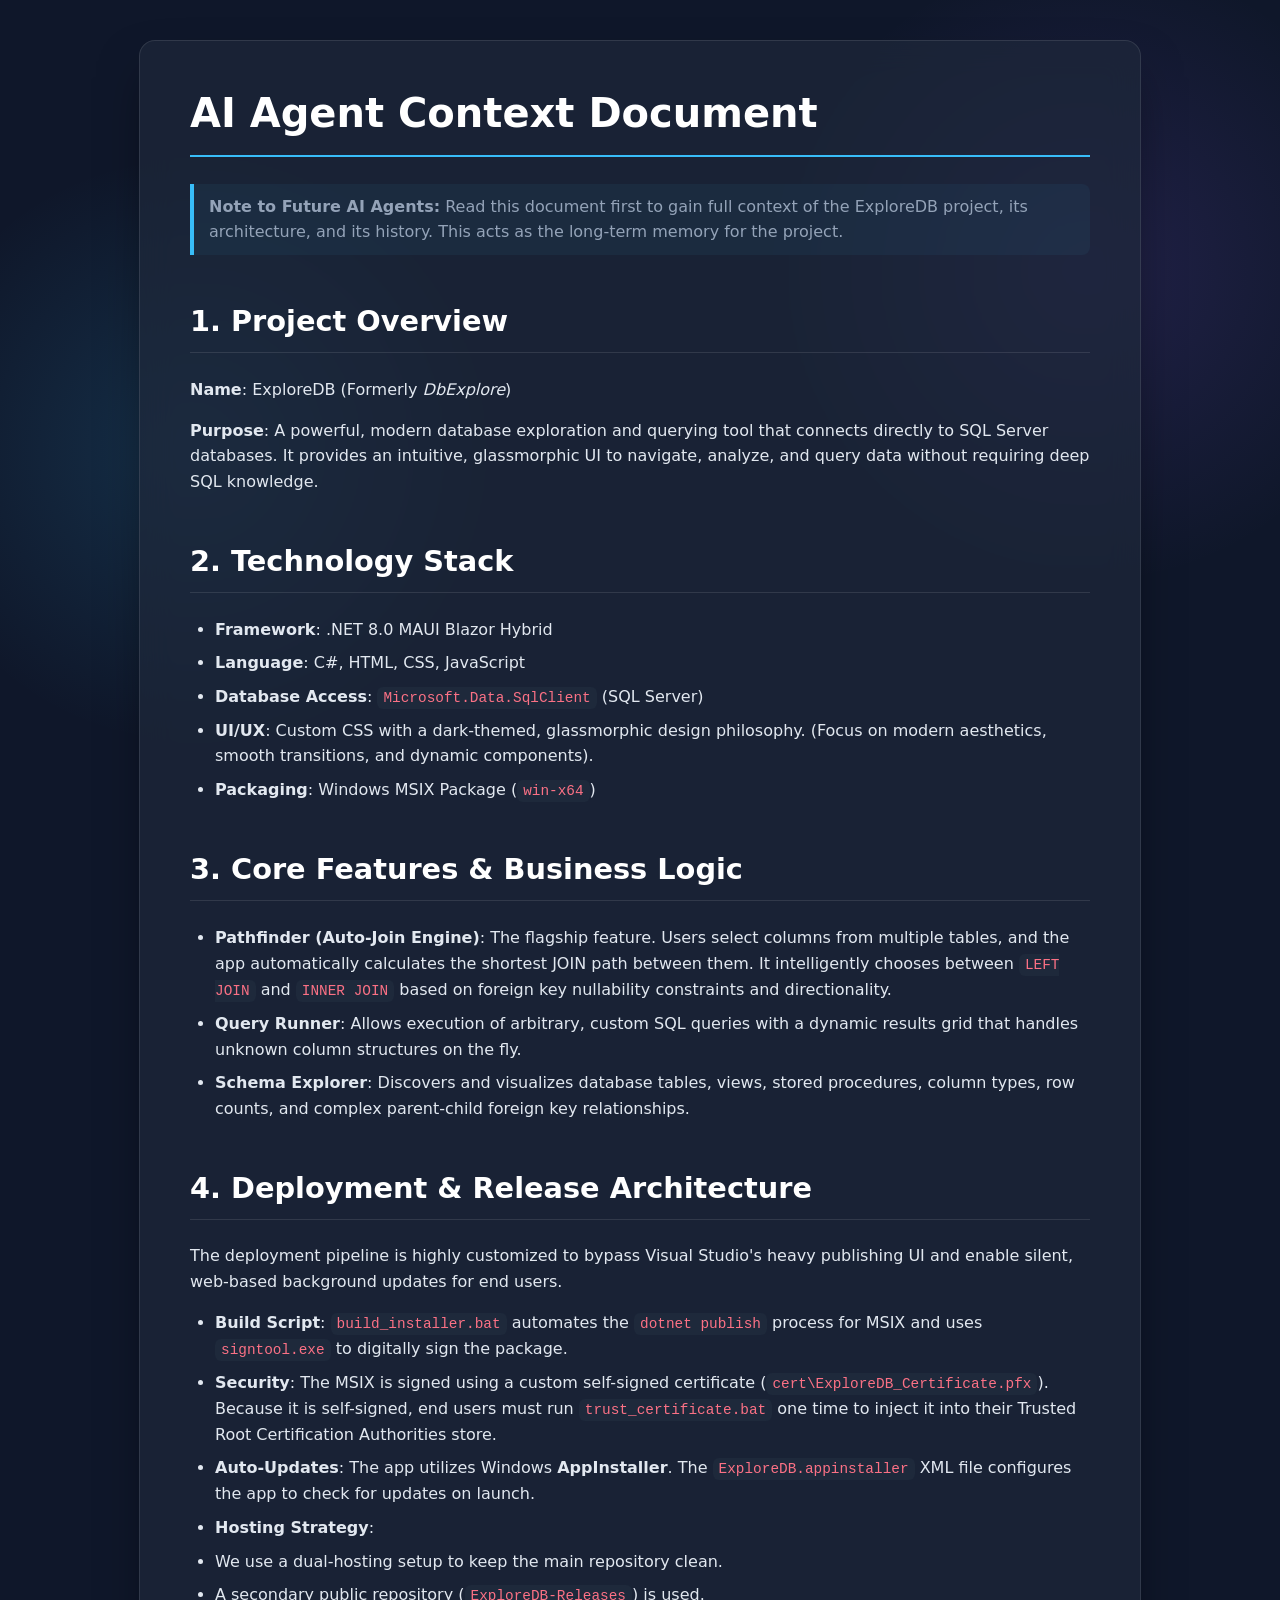
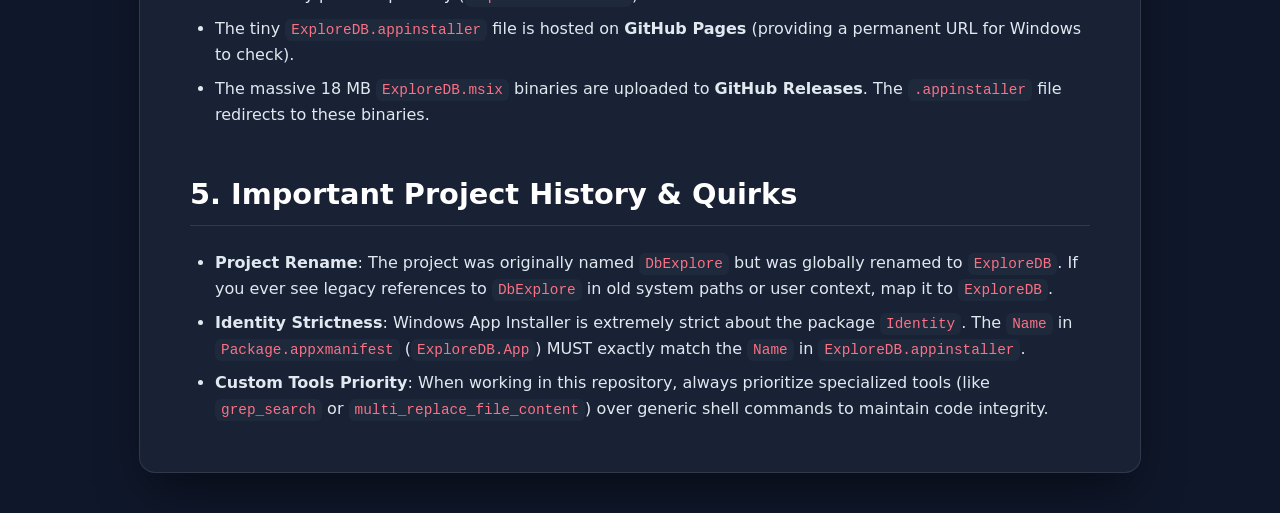
<file: docs/agent_context.html>
<!DOCTYPE html>
<html lang="en">
<head>
    <meta charset="UTF-8">
    <meta name="viewport" content="width=device-width, initial-scale=1.0">
    <title>Agent Context - ExploreDB Documentation</title>
    <style>
        :root {
            --bg-color: #0f172a;
            --text-color: #e2e8f0;
            --glass-bg: rgba(30, 41, 59, 0.7);
            --glass-border: rgba(255, 255, 255, 0.1);
            --accent-color: #38bdf8;
            --code-bg: #1e293b;
        }
        body {
            font-family: 'Segoe UI', system-ui, -apple-system, sans-serif;
            background-color: var(--bg-color);
            color: var(--text-color);
            line-height: 1.6;
            margin: 0;
            padding: 40px 20px;
            background-image: radial-gradient(circle at 15% 50%, rgba(56, 189, 248, 0.15), transparent 25%),
                              radial-gradient(circle at 85% 30%, rgba(139, 92, 246, 0.15), transparent 25%);
            background-attachment: fixed;
        }
        .container {
            max-width: 900px;
            margin: 0 auto;
            background: var(--glass-bg);
            backdrop-filter: blur(16px);
            -webkit-backdrop-filter: blur(16px);
            border: 1px solid var(--glass-border);
            border-radius: 16px;
            padding: 40px 50px;
            box-shadow: 0 25px 50px -12px rgba(0, 0, 0, 0.5);
        }
        h1, h2, h3, h4 { color: #fff; margin-top: 1.5em; font-weight: 600; }
        h1 { font-size: 2.5em; border-bottom: 2px solid var(--accent-color); padding-bottom: 10px; margin-top: 0; }
        h2 { font-size: 1.8em; border-bottom: 1px solid var(--glass-border); padding-bottom: 8px; }
        h3 { font-size: 1.4em; color: var(--accent-color); margin-top: 1.2em; }
        a { color: var(--accent-color); text-decoration: none; }
        a:hover { text-decoration: underline; }
        code { background: var(--code-bg); padding: 3px 6px; border-radius: 6px; font-family: 'Courier New', monospace; font-size: 0.9em; color: #fb7185; }
        pre { background: var(--code-bg); padding: 15px; border-radius: 8px; overflow-x: auto; border: 1px solid var(--glass-border); margin: 15px 0; }
        pre code { background: transparent; padding: 0; color: #e2e8f0; font-size: 0.95em; }
        blockquote { border-left: 4px solid var(--accent-color); margin: 15px 0; padding-left: 15px; color: #94a3b8; background: rgba(56, 189, 248, 0.05); padding: 10px 15px; border-radius: 0 8px 8px 0; }
        ul, ol { padding-left: 25px; margin: 10px 0; }
        li { margin-bottom: 8px; }
        hr { border: 0; border-top: 1px solid var(--glass-border); margin: 40px 0; }
        p { margin: 15px 0; }
    </style>
</head>
<body>
    <div class="container">
<h1>AI Agent Context Document</h1>
<blockquote><strong>Note to Future AI Agents:</strong> Read this document first to gain full context of the ExploreDB project, its architecture, and its history. This acts as the long-term memory for the project.</blockquote>
<h2>1. Project Overview</h2>
<p><strong>Name</strong>: ExploreDB (Formerly <em>DbExplore</em>)</p>
<p><strong>Purpose</strong>: A powerful, modern database exploration and querying tool that connects directly to SQL Server databases. It provides an intuitive, glassmorphic UI to navigate, analyze, and query data without requiring deep SQL knowledge.</p>
<h2>2. Technology Stack</h2>
<ul><li><strong>Framework</strong>: .NET 8.0 MAUI Blazor Hybrid</li><li><strong>Language</strong>: C#, HTML, CSS, JavaScript</li><li><strong>Database Access</strong>: <code>Microsoft.Data.SqlClient</code> (SQL Server)</li><li><strong>UI/UX</strong>: Custom CSS with a dark-themed, glassmorphic design philosophy. (Focus on modern aesthetics, smooth transitions, and dynamic components).</li><li><strong>Packaging</strong>: Windows MSIX Package (<code>win-x64</code>)</li></ul>
<h2>3. Core Features & Business Logic</h2>
<ul><li><strong>Pathfinder (Auto-Join Engine)</strong>: The flagship feature. Users select columns from multiple tables, and the app automatically calculates the shortest JOIN path between them. It intelligently chooses between <code>LEFT JOIN</code> and <code>INNER JOIN</code> based on foreign key nullability constraints and directionality.</li><li><strong>Query Runner</strong>: Allows execution of arbitrary, custom SQL queries with a dynamic results grid that handles unknown column structures on the fly.</li><li><strong>Schema Explorer</strong>: Discovers and visualizes database tables, views, stored procedures, column types, row counts, and complex parent-child foreign key relationships.</li></ul>
<h2>4. Deployment & Release Architecture</h2>
<p>The deployment pipeline is highly customized to bypass Visual Studio's heavy publishing UI and enable silent, web-based background updates for end users.</p>
<ul><li><strong>Build Script</strong>: <code>build_installer.bat</code> automates the <code>dotnet publish</code> process for MSIX and uses <code>signtool.exe</code> to digitally sign the package.</li><li><strong>Security</strong>: The MSIX is signed using a custom self-signed certificate (<code>cert\ExploreDB_Certificate.pfx</code>). Because it is self-signed, end users must run <code>trust_certificate.bat</code> one time to inject it into their Trusted Root Certification Authorities store.</li><li><strong>Auto-Updates</strong>: The app utilizes Windows <strong>AppInstaller</strong>. The <code>ExploreDB.appinstaller</code> XML file configures the app to check for updates on launch.</li><li><strong>Hosting Strategy</strong>: </li><li>We use a dual-hosting setup to keep the main repository clean.</li><li>A secondary public repository (<code>ExploreDB-Releases</code>) is used.</li><li>The tiny <code>ExploreDB.appinstaller</code> file is hosted on <strong>GitHub Pages</strong> (providing a permanent URL for Windows to check).</li><li>The massive 18 MB <code>ExploreDB.msix</code> binaries are uploaded to <strong>GitHub Releases</strong>. The <code>.appinstaller</code> file redirects to these binaries.</li></ul>
<h2>5. Important Project History & Quirks</h2>
<ul><li><strong>Project Rename</strong>: The project was originally named <code>DbExplore</code> but was globally renamed to <code>ExploreDB</code>. If you ever see legacy references to <code>DbExplore</code> in old system paths or user context, map it to <code>ExploreDB</code>.</li><li><strong>Identity Strictness</strong>: Windows App Installer is extremely strict about the package <code>Identity</code>. The <code>Name</code> in <code>Package.appxmanifest</code> (<code>ExploreDB.App</code>) MUST exactly match the <code>Name</code> in <code>ExploreDB.appinstaller</code>.</li><li><strong>Custom Tools Priority</strong>: When working in this repository, always prioritize specialized tools (like <code>grep_search</code> or <code>multi_replace_file_content</code>) over generic shell commands to maintain code integrity.</li></ul>
    </div>
</body>
</html>
</file>
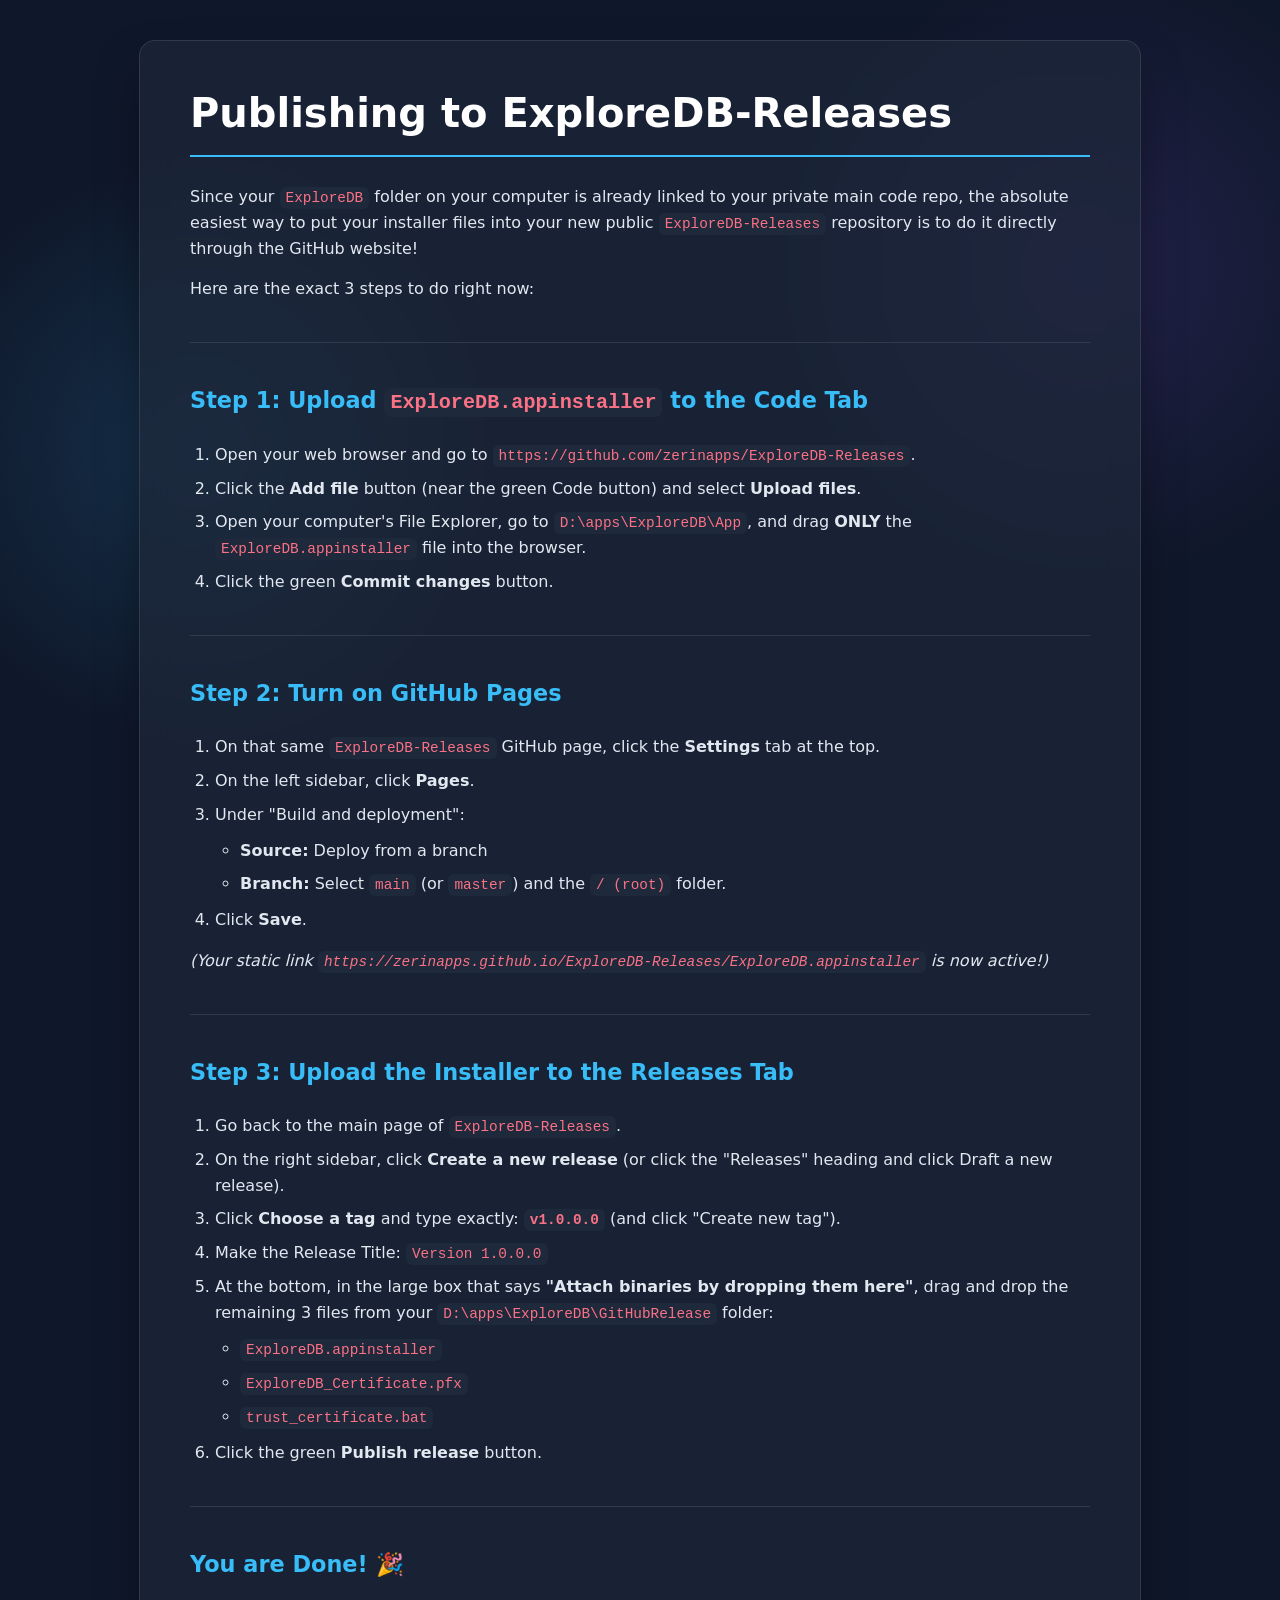
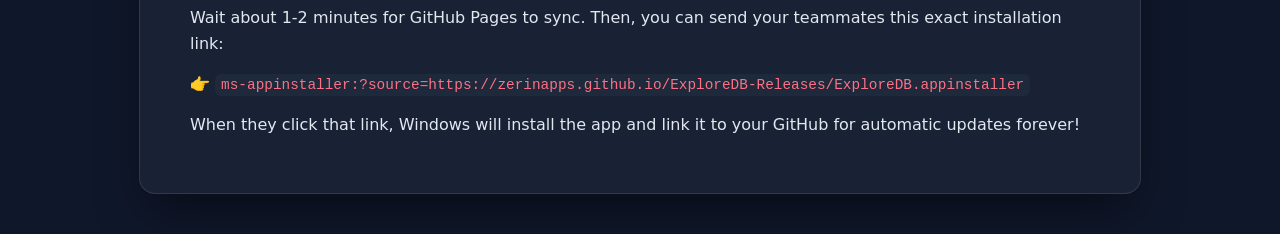
<file: docs/exploredb_releases_guide.html>
<!DOCTYPE html>
<html lang="en">
<head>
    <meta charset="UTF-8">
    <meta name="viewport" content="width=device-width, initial-scale=1.0">
    <title>Exploredb Releases Guide - ExploreDB Documentation</title>
    <style>
        :root {
            --bg-color: #0f172a;
            --text-color: #e2e8f0;
            --glass-bg: rgba(30, 41, 59, 0.7);
            --glass-border: rgba(255, 255, 255, 0.1);
            --accent-color: #38bdf8;
            --code-bg: #1e293b;
        }
        body {
            font-family: 'Segoe UI', system-ui, -apple-system, sans-serif;
            background-color: var(--bg-color);
            color: var(--text-color);
            line-height: 1.6;
            margin: 0;
            padding: 40px 20px;
            background-image: radial-gradient(circle at 15% 50%, rgba(56, 189, 248, 0.15), transparent 25%),
                              radial-gradient(circle at 85% 30%, rgba(139, 92, 246, 0.15), transparent 25%);
            background-attachment: fixed;
        }
        .container {
            max-width: 900px;
            margin: 0 auto;
            background: var(--glass-bg);
            backdrop-filter: blur(16px);
            -webkit-backdrop-filter: blur(16px);
            border: 1px solid var(--glass-border);
            border-radius: 16px;
            padding: 40px 50px;
            box-shadow: 0 25px 50px -12px rgba(0, 0, 0, 0.5);
        }
        h1, h2, h3, h4 { color: #fff; margin-top: 1.5em; font-weight: 600; }
        h1 { font-size: 2.5em; border-bottom: 2px solid var(--accent-color); padding-bottom: 10px; margin-top: 0; }
        h2 { font-size: 1.8em; border-bottom: 1px solid var(--glass-border); padding-bottom: 8px; }
        h3 { font-size: 1.4em; color: var(--accent-color); margin-top: 1.2em; }
        a { color: var(--accent-color); text-decoration: none; }
        a:hover { text-decoration: underline; }
        code { background: var(--code-bg); padding: 3px 6px; border-radius: 6px; font-family: 'Courier New', monospace; font-size: 0.9em; color: #fb7185; }
        pre { background: var(--code-bg); padding: 15px; border-radius: 8px; overflow-x: auto; border: 1px solid var(--glass-border); margin: 15px 0; }
        pre code { background: transparent; padding: 0; color: #e2e8f0; font-size: 0.95em; }
        blockquote { border-left: 4px solid var(--accent-color); margin: 15px 0; padding-left: 15px; color: #94a3b8; background: rgba(56, 189, 248, 0.05); padding: 10px 15px; border-radius: 0 8px 8px 0; }
        ul, ol { padding-left: 25px; margin: 10px 0; }
        li { margin-bottom: 8px; }
        hr { border: 0; border-top: 1px solid var(--glass-border); margin: 40px 0; }
        p { margin: 15px 0; }
    </style>
</head>
<body>
    <div class="container">
<h1>Publishing to ExploreDB-Releases</h1>
<p>Since your <code>ExploreDB</code> folder on your computer is already linked to your private main code repo, the absolute easiest way to put your installer files into your new public <code>ExploreDB-Releases</code> repository is to do it directly through the GitHub website!</p>
<p>Here are the exact 3 steps to do right now:</p>
<hr>
<h3>Step 1: Upload <code>ExploreDB.appinstaller</code> to the Code Tab</h3>
<ol><li>Open your web browser and go to <code>https://github.com/zerinapps/ExploreDB-Releases</code>.</li><li>Click the <strong>Add file</strong> button (near the green Code button) and select <strong>Upload files</strong>.</li><li>Open your computer's File Explorer, go to <code>D:\apps\ExploreDB\App</code>, and drag <strong>ONLY</strong> the <code>ExploreDB.appinstaller</code> file into the browser.</li><li>Click the green <strong>Commit changes</strong> button.</li></ol>
<hr>
<h3>Step 2: Turn on GitHub Pages</h3>
<ol><li>On that same <code>ExploreDB-Releases</code> GitHub page, click the <strong>Settings</strong> tab at the top.</li><li>On the left sidebar, click <strong>Pages</strong>.</li><li>Under "Build and deployment":<ul><li><strong>Source:</strong> Deploy from a branch</li><li><strong>Branch:</strong> Select <code>main</code> (or <code>master</code>) and the <code>/ (root)</code> folder.</li></ul></li><li>Click <strong>Save</strong>.</li></ol>
<p><em>(Your static link <code>https://zerinapps.github.io/ExploreDB-Releases/ExploreDB.appinstaller</code> is now active!)</em></p>
<hr>
<h3>Step 3: Upload the Installer to the Releases Tab</h3>
<ol><li>Go back to the main page of <code>ExploreDB-Releases</code>.</li><li>On the right sidebar, click <strong>Create a new release</strong> (or click the "Releases" heading and click Draft a new release).</li><li>Click <strong>Choose a tag</strong> and type exactly: <strong><code>v1.0.0.0</code></strong> (and click "Create new tag").</li><li>Make the Release Title: <code>Version 1.0.0.0</code></li><li>At the bottom, in the large box that says <strong>"Attach binaries by dropping them here"</strong>, drag and drop the remaining 3 files from your <code>D:\apps\ExploreDB\GitHubRelease</code> folder:<ul><li><code>ExploreDB.appinstaller</code></li><li><code>ExploreDB_Certificate.pfx</code></li><li><code>trust_certificate.bat</code></li></ul></li><li>Click the green <strong>Publish release</strong> button.</li></ol>
<hr>
<h3>You are Done! 🎉</h3>
<p>Wait about 1-2 minutes for GitHub Pages to sync. Then, you can send your teammates this exact installation link:</p>
<p>👉 <code>ms-appinstaller:?source=https://zerinapps.github.io/ExploreDB-Releases/ExploreDB.appinstaller</code></p>
<p>When they click that link, Windows will install the app and link it to your GitHub for automatic updates forever!</p>
    </div>
</body>
</html>
</file>
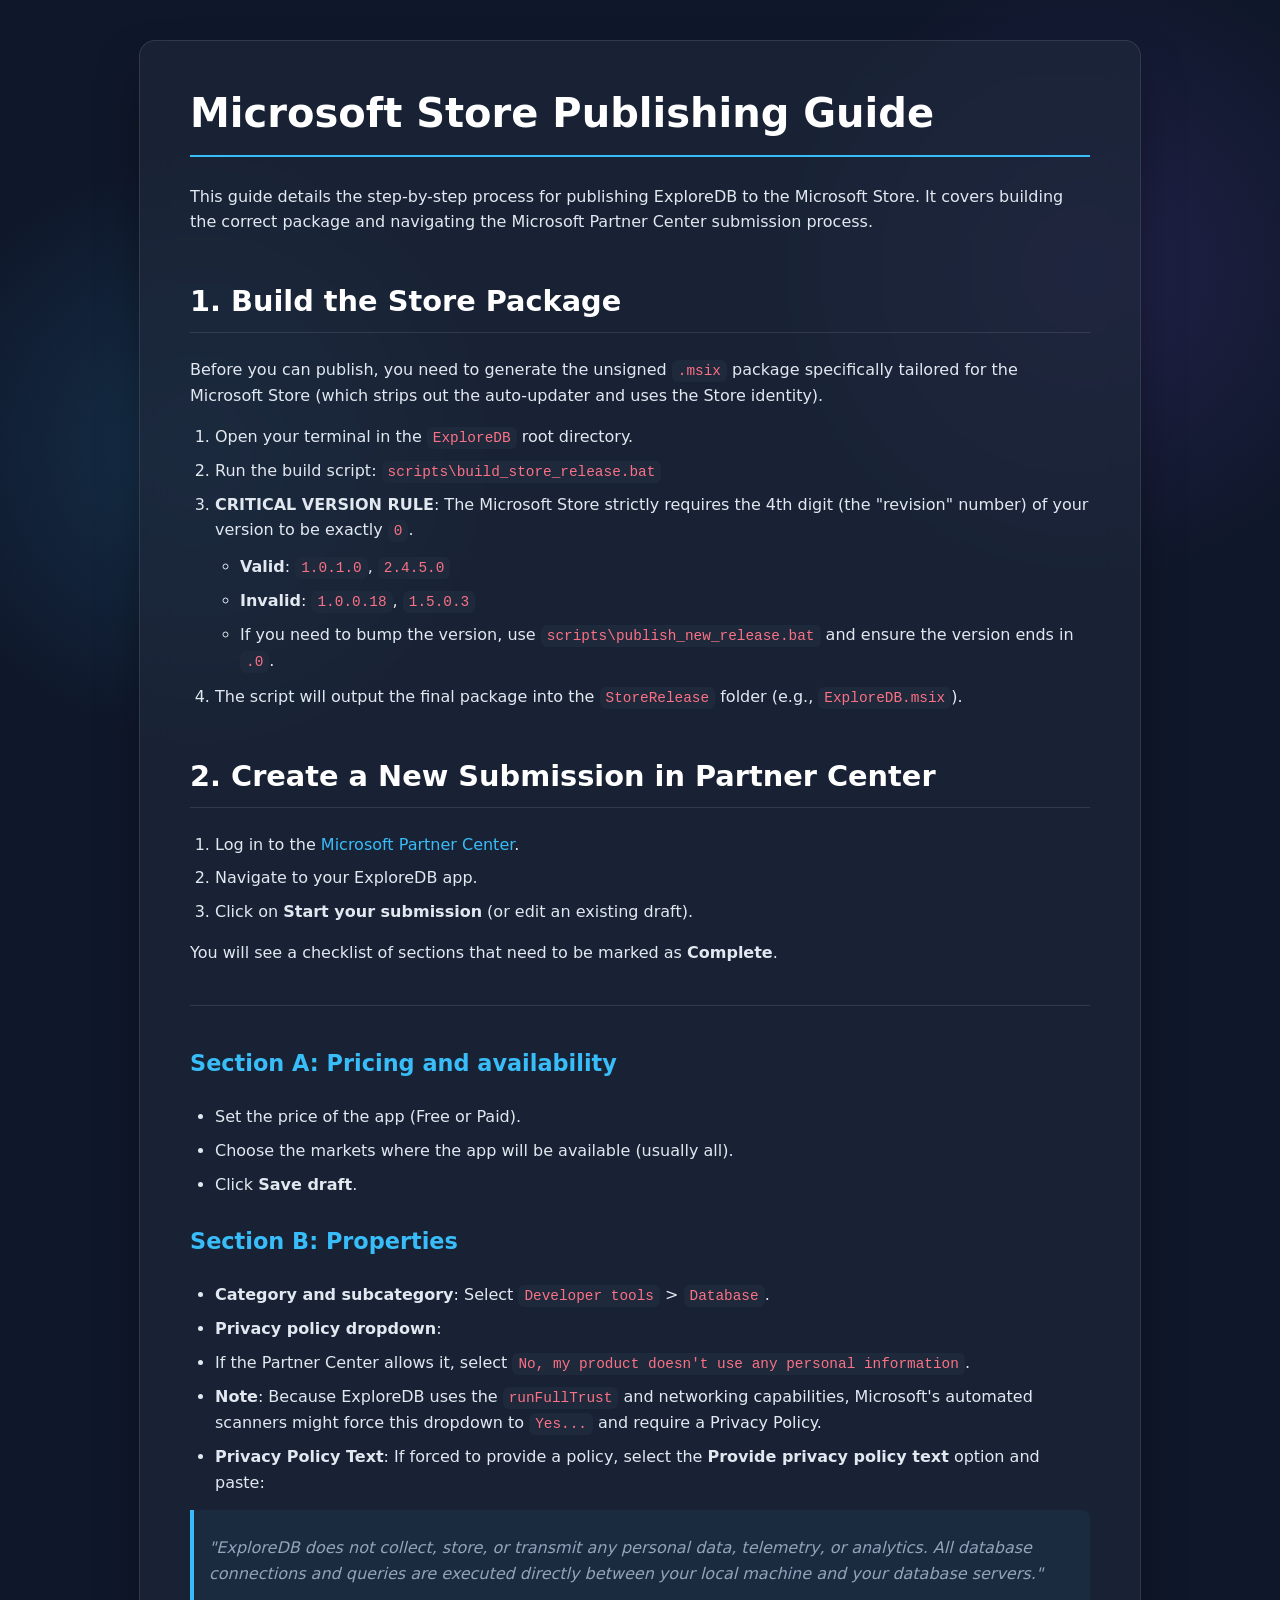
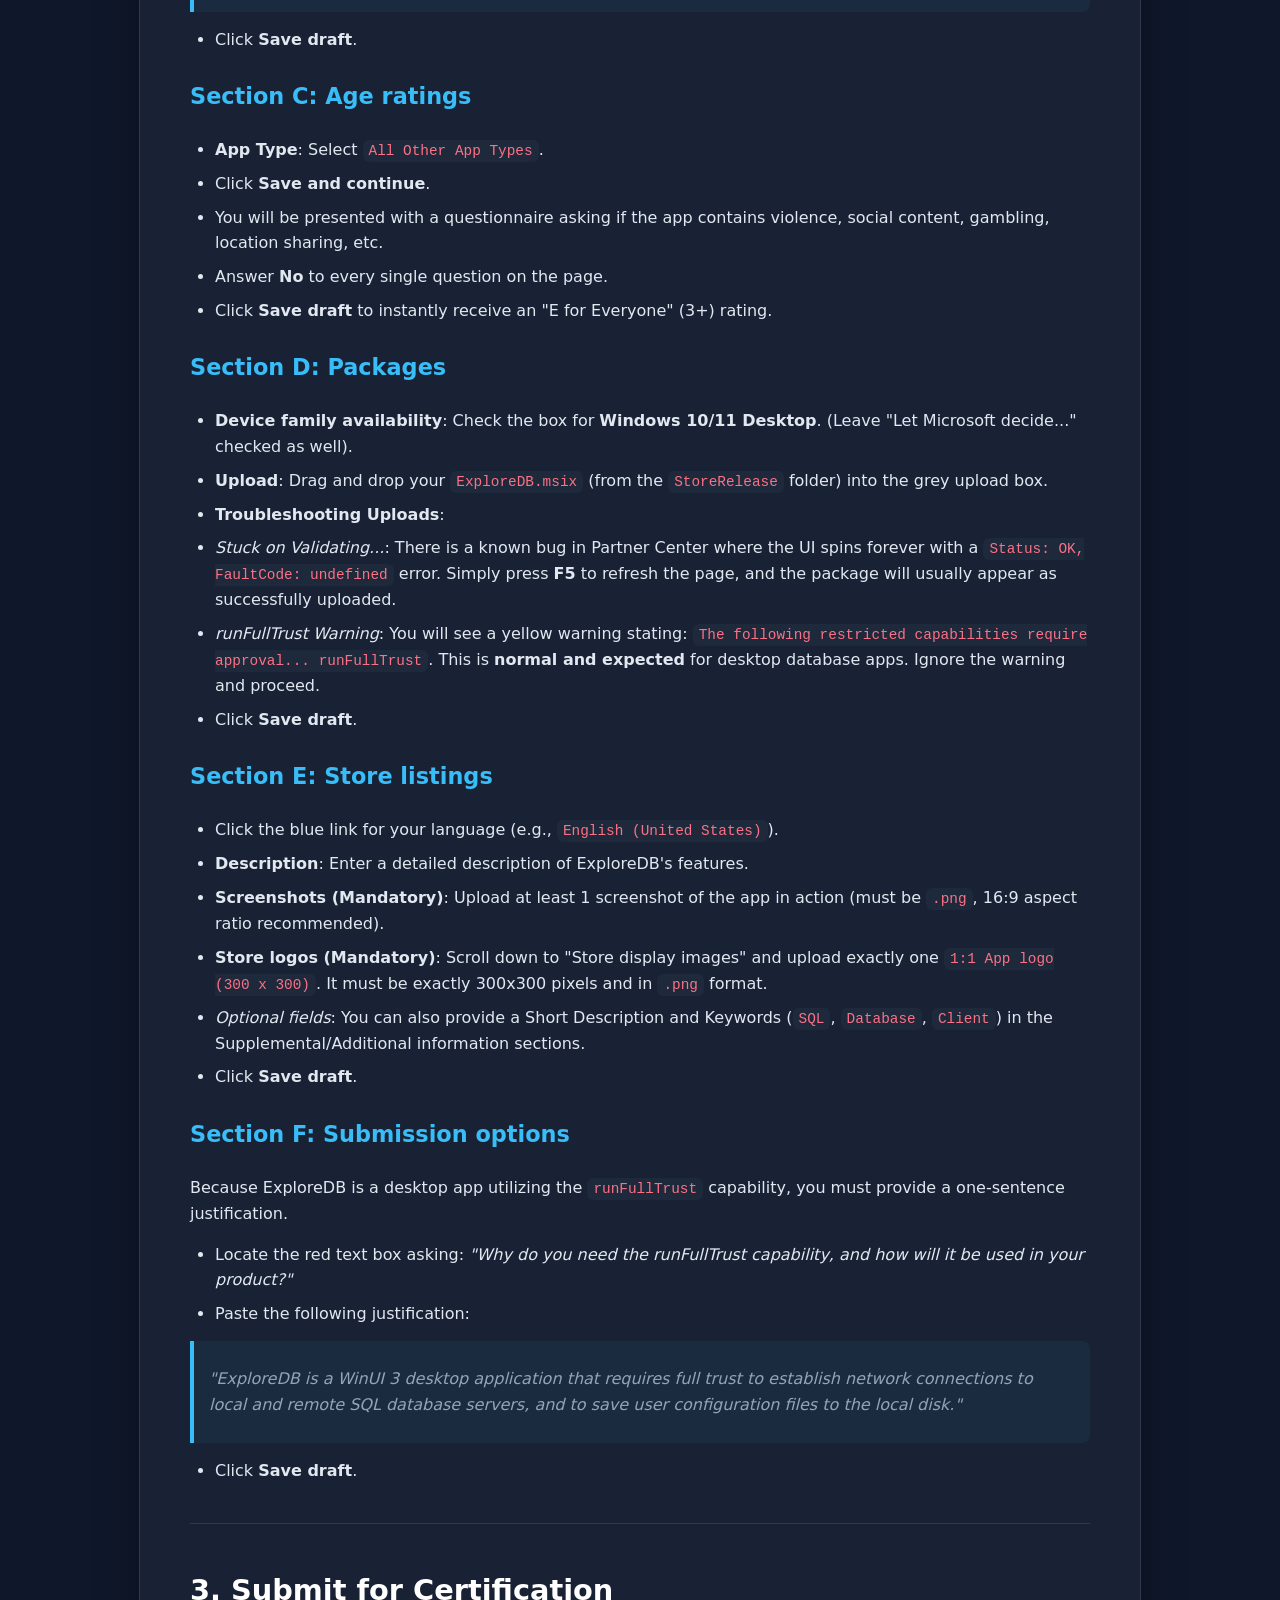
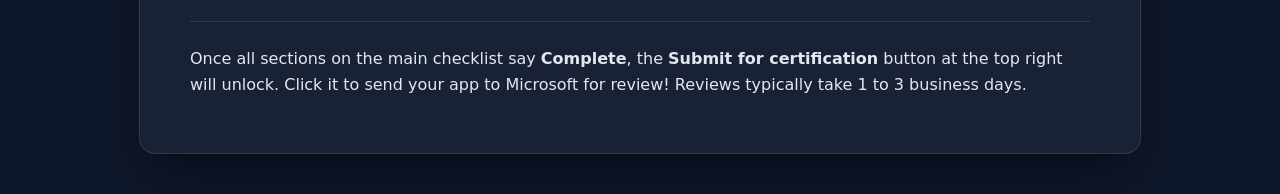
<file: docs/microsoft_store_publishing_guide.html>
<!DOCTYPE html>
<html lang="en">
<head>
    <meta charset="UTF-8">
    <meta name="viewport" content="width=device-width, initial-scale=1.0">
    <title>Microsoft Store Publishing Guide - ExploreDB Documentation</title>
    <style>
        :root {
            --bg-color: #0f172a;
            --text-color: #e2e8f0;
            --glass-bg: rgba(30, 41, 59, 0.7);
            --glass-border: rgba(255, 255, 255, 0.1);
            --accent-color: #38bdf8;
            --code-bg: #1e293b;
        }
        body {
            font-family: 'Segoe UI', system-ui, -apple-system, sans-serif;
            background-color: var(--bg-color);
            color: var(--text-color);
            line-height: 1.6;
            margin: 0;
            padding: 40px 20px;
            background-image: radial-gradient(circle at 15% 50%, rgba(56, 189, 248, 0.15), transparent 25%),
                              radial-gradient(circle at 85% 30%, rgba(139, 92, 246, 0.15), transparent 25%);
            background-attachment: fixed;
        }
        .container {
            max-width: 900px;
            margin: 0 auto;
            background: var(--glass-bg);
            backdrop-filter: blur(16px);
            -webkit-backdrop-filter: blur(16px);
            border: 1px solid var(--glass-border);
            border-radius: 16px;
            padding: 40px 50px;
            box-shadow: 0 25px 50px -12px rgba(0, 0, 0, 0.5);
        }
        h1, h2, h3, h4 { color: #fff; margin-top: 1.5em; font-weight: 600; }
        h1 { font-size: 2.5em; border-bottom: 2px solid var(--accent-color); padding-bottom: 10px; margin-top: 0; }
        h2 { font-size: 1.8em; border-bottom: 1px solid var(--glass-border); padding-bottom: 8px; }
        h3 { font-size: 1.4em; color: var(--accent-color); margin-top: 1.2em; }
        a { color: var(--accent-color); text-decoration: none; }
        a:hover { text-decoration: underline; }
        code { background: var(--code-bg); padding: 3px 6px; border-radius: 6px; font-family: 'Courier New', monospace; font-size: 0.9em; color: #fb7185; }
        pre { background: var(--code-bg); padding: 15px; border-radius: 8px; overflow-x: auto; border: 1px solid var(--glass-border); margin: 15px 0; }
        pre code { background: transparent; padding: 0; color: #e2e8f0; font-size: 0.95em; }
        blockquote { border-left: 4px solid var(--accent-color); margin: 15px 0; padding-left: 15px; color: #94a3b8; background: rgba(56, 189, 248, 0.05); padding: 10px 15px; border-radius: 0 8px 8px 0; }
        ul, ol { padding-left: 25px; margin: 10px 0; }
        li { margin-bottom: 8px; }
        hr { border: 0; border-top: 1px solid var(--glass-border); margin: 40px 0; }
        p { margin: 15px 0; }
    </style>
</head>
<body>
    <div class="container">
<h1>Microsoft Store Publishing Guide</h1>
<p>This guide details the step-by-step process for publishing ExploreDB to the Microsoft Store. It covers building the correct package and navigating the Microsoft Partner Center submission process.</p>
<h2>1. Build the Store Package</h2>
<p>Before you can publish, you need to generate the unsigned <code>.msix</code> package specifically tailored for the Microsoft Store (which strips out the auto-updater and uses the Store identity).</p>
<ol><li>Open your terminal in the <code>ExploreDB</code> root directory.</li><li>Run the build script: <code>scripts\build_store_release.bat</code></li><li><strong>CRITICAL VERSION RULE</strong>: The Microsoft Store strictly requires the 4th digit (the "revision" number) of your version to be exactly <code>0</code>. <ul><li><strong>Valid</strong>: <code>1.0.1.0</code>, <code>2.4.5.0</code></li><li><strong>Invalid</strong>: <code>1.0.0.18</code>, <code>1.5.0.3</code></li><li>If you need to bump the version, use <code>scripts\publish_new_release.bat</code> and ensure the version ends in <code>.0</code>.</li></ul></li><li>The script will output the final package into the <code>StoreRelease</code> folder (e.g., <code>ExploreDB.msix</code>).</li></ol>
<h2>2. Create a New Submission in Partner Center</h2>
<ol><li>Log in to the <a href="https://partner.microsoft.com/en-us/dashboard" target="_blank">Microsoft Partner Center</a>.</li><li>Navigate to your ExploreDB app.</li><li>Click on <strong>Start your submission</strong> (or edit an existing draft).</li></ol>
<p>You will see a checklist of sections that need to be marked as <strong>Complete</strong>.</p>
<hr>
<h3>Section A: Pricing and availability</h3>
<ul><li>Set the price of the app (Free or Paid).</li><li>Choose the markets where the app will be available (usually all).</li><li>Click <strong>Save draft</strong>.</li></ul>
<h3>Section B: Properties</h3>
<ul><li><strong>Category and subcategory</strong>: Select <code>Developer tools</code> &gt; <code>Database</code>.</li><li><strong>Privacy policy dropdown</strong>: </li><li>If the Partner Center allows it, select <code>No, my product doesn't use any personal information</code>.</li><li><strong>Note</strong>: Because ExploreDB uses the <code>runFullTrust</code> and networking capabilities, Microsoft's automated scanners might force this dropdown to <code>Yes...</code> and require a Privacy Policy.</li><li><strong>Privacy Policy Text</strong>: If forced to provide a policy, select the <strong>Provide privacy policy text</strong> option and paste:</li></ul>
    <blockquote>
      <p><em>"ExploreDB does not collect, store, or transmit any personal data, telemetry, or analytics. All database connections and queries are executed directly between your local machine and your database servers."</em></p>
    </blockquote>
<ul><li>Click <strong>Save draft</strong>.</li></ul>
<h3>Section C: Age ratings</h3>
<ul><li><strong>App Type</strong>: Select <code>All Other App Types</code>.</li><li>Click <strong>Save and continue</strong>.</li><li>You will be presented with a questionnaire asking if the app contains violence, social content, gambling, location sharing, etc. </li><li>Answer <strong>No</strong> to every single question on the page.</li><li>Click <strong>Save draft</strong> to instantly receive an "E for Everyone" (3+) rating.</li></ul>
<h3>Section D: Packages</h3>
<ul><li><strong>Device family availability</strong>: Check the box for <strong>Windows 10/11 Desktop</strong>. (Leave "Let Microsoft decide..." checked as well).</li><li><strong>Upload</strong>: Drag and drop your <code>ExploreDB.msix</code> (from the <code>StoreRelease</code> folder) into the grey upload box.</li><li><strong>Troubleshooting Uploads</strong>:</li><li><em>Stuck on Validating...</em>: There is a known bug in Partner Center where the UI spins forever with a <code>Status: OK, FaultCode: undefined</code> error. Simply press <strong>F5</strong> to refresh the page, and the package will usually appear as successfully uploaded.</li><li><em>runFullTrust Warning</em>: You will see a yellow warning stating: <code>The following restricted capabilities require approval... runFullTrust</code>. This is <strong>normal and expected</strong> for desktop database apps. Ignore the warning and proceed.</li><li>Click <strong>Save draft</strong>.</li></ul>
<h3>Section E: Store listings</h3>
<ul><li>Click the blue link for your language (e.g., <code>English (United States)</code>).</li><li><strong>Description</strong>: Enter a detailed description of ExploreDB's features.</li><li><strong>Screenshots (Mandatory)</strong>: Upload at least 1 screenshot of the app in action (must be <code>.png</code>, 16:9 aspect ratio recommended).</li><li><strong>Store logos (Mandatory)</strong>: Scroll down to "Store display images" and upload exactly one <code>1:1 App logo (300 x 300)</code>. It must be exactly 300x300 pixels and in <code>.png</code> format.</li><li><em>Optional fields</em>: You can also provide a Short Description and Keywords (<code>SQL</code>, <code>Database</code>, <code>Client</code>) in the Supplemental/Additional information sections.</li><li>Click <strong>Save draft</strong>.</li></ul>
<h3>Section F: Submission options</h3>
<p>Because ExploreDB is a desktop app utilizing the <code>runFullTrust</code> capability, you must provide a one-sentence justification.</p>
<ul><li>Locate the red text box asking: <em>"Why do you need the runFullTrust capability, and how will it be used in your product?"</em></li><li>Paste the following justification:</li></ul>
    <blockquote>
      <p><em>"ExploreDB is a WinUI 3 desktop application that requires full trust to establish network connections to local and remote SQL database servers, and to save user configuration files to the local disk."</em></p>
    </blockquote>
<ul><li>Click <strong>Save draft</strong>.</li></ul>
<hr>
<h2>3. Submit for Certification</h2>
<p>Once all sections on the main checklist say <strong>Complete</strong>, the <strong>Submit for certification</strong> button at the top right will unlock. Click it to send your app to Microsoft for review! Reviews typically take 1 to 3 business days.</p>
    </div>
</body>
</html>
</file>
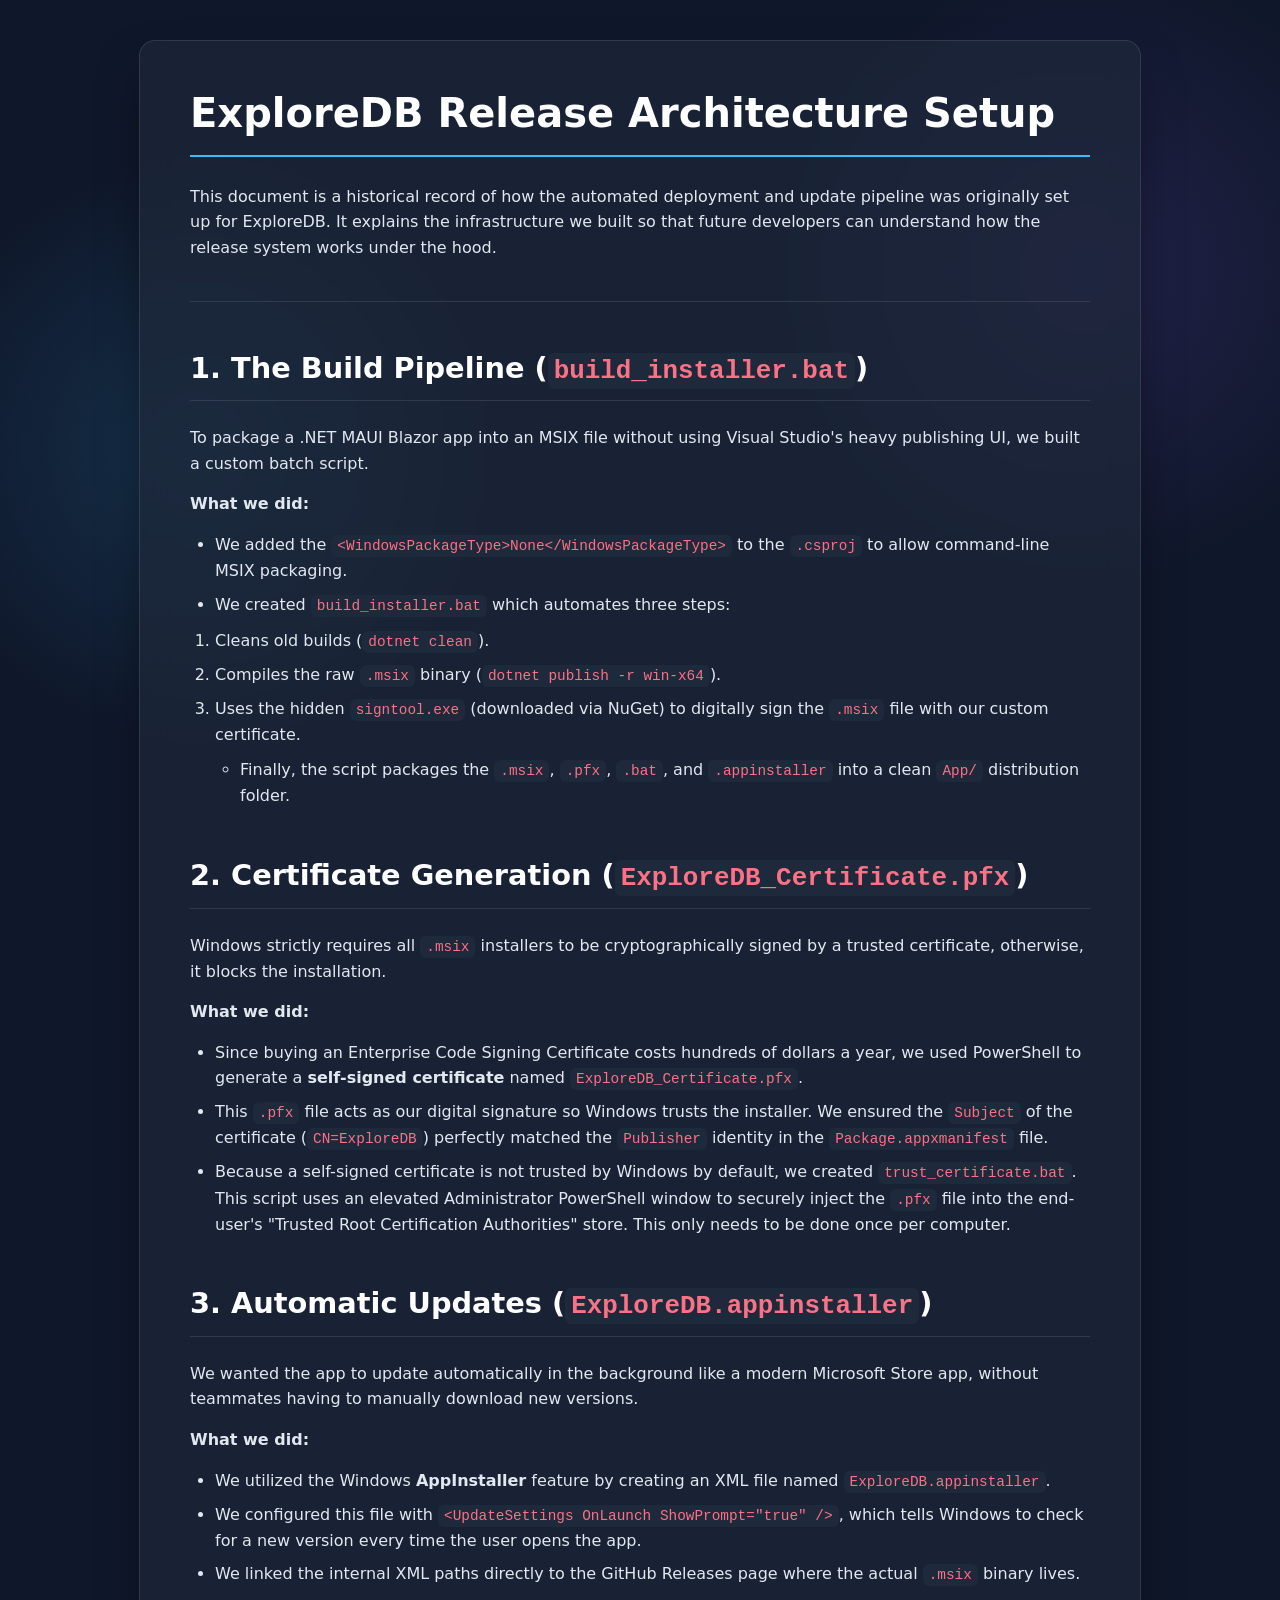
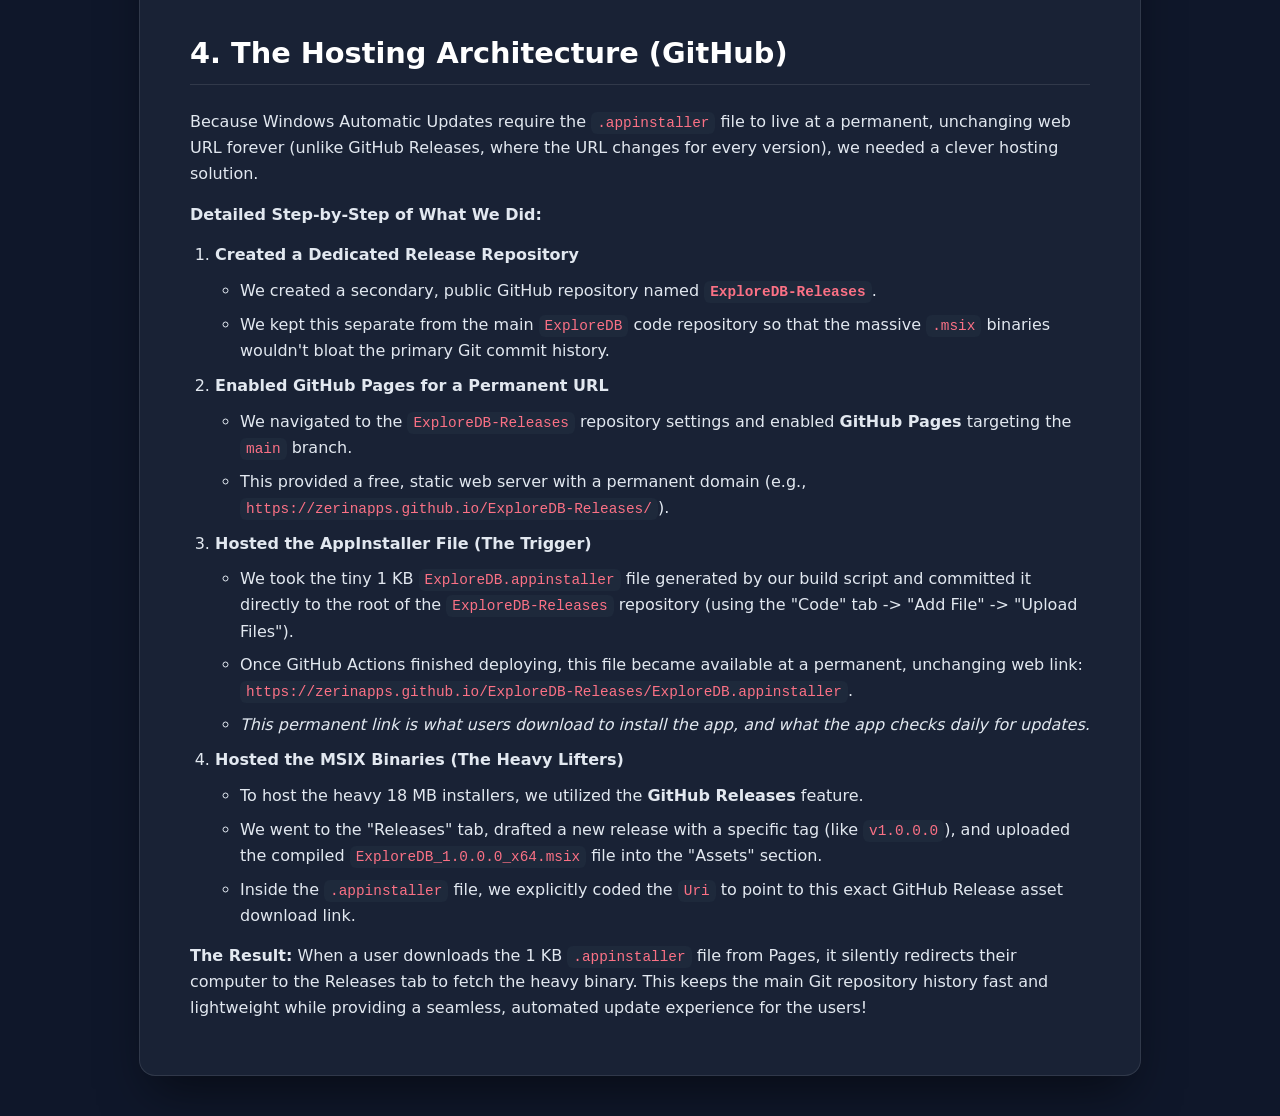
<file: docs/release_architecture_setup.html>
<!DOCTYPE html>
<html lang="en">
<head>
    <meta charset="UTF-8">
    <meta name="viewport" content="width=device-width, initial-scale=1.0">
    <title>Release Architecture Setup - ExploreDB Documentation</title>
    <style>
        :root {
            --bg-color: #0f172a;
            --text-color: #e2e8f0;
            --glass-bg: rgba(30, 41, 59, 0.7);
            --glass-border: rgba(255, 255, 255, 0.1);
            --accent-color: #38bdf8;
            --code-bg: #1e293b;
        }
        body {
            font-family: 'Segoe UI', system-ui, -apple-system, sans-serif;
            background-color: var(--bg-color);
            color: var(--text-color);
            line-height: 1.6;
            margin: 0;
            padding: 40px 20px;
            background-image: radial-gradient(circle at 15% 50%, rgba(56, 189, 248, 0.15), transparent 25%),
                              radial-gradient(circle at 85% 30%, rgba(139, 92, 246, 0.15), transparent 25%);
            background-attachment: fixed;
        }
        .container {
            max-width: 900px;
            margin: 0 auto;
            background: var(--glass-bg);
            backdrop-filter: blur(16px);
            -webkit-backdrop-filter: blur(16px);
            border: 1px solid var(--glass-border);
            border-radius: 16px;
            padding: 40px 50px;
            box-shadow: 0 25px 50px -12px rgba(0, 0, 0, 0.5);
        }
        h1, h2, h3, h4 { color: #fff; margin-top: 1.5em; font-weight: 600; }
        h1 { font-size: 2.5em; border-bottom: 2px solid var(--accent-color); padding-bottom: 10px; margin-top: 0; }
        h2 { font-size: 1.8em; border-bottom: 1px solid var(--glass-border); padding-bottom: 8px; }
        h3 { font-size: 1.4em; color: var(--accent-color); margin-top: 1.2em; }
        a { color: var(--accent-color); text-decoration: none; }
        a:hover { text-decoration: underline; }
        code { background: var(--code-bg); padding: 3px 6px; border-radius: 6px; font-family: 'Courier New', monospace; font-size: 0.9em; color: #fb7185; }
        pre { background: var(--code-bg); padding: 15px; border-radius: 8px; overflow-x: auto; border: 1px solid var(--glass-border); margin: 15px 0; }
        pre code { background: transparent; padding: 0; color: #e2e8f0; font-size: 0.95em; }
        blockquote { border-left: 4px solid var(--accent-color); margin: 15px 0; padding-left: 15px; color: #94a3b8; background: rgba(56, 189, 248, 0.05); padding: 10px 15px; border-radius: 0 8px 8px 0; }
        ul, ol { padding-left: 25px; margin: 10px 0; }
        li { margin-bottom: 8px; }
        hr { border: 0; border-top: 1px solid var(--glass-border); margin: 40px 0; }
        p { margin: 15px 0; }
    </style>
</head>
<body>
    <div class="container">
<h1>ExploreDB Release Architecture Setup</h1>
<p>This document is a historical record of how the automated deployment and update pipeline was originally set up for ExploreDB. It explains the infrastructure we built so that future developers can understand how the release system works under the hood.</p>
<hr>
<h2>1. The Build Pipeline (<code>build_installer.bat</code>)</h2>
<p>To package a .NET MAUI Blazor app into an MSIX file without using Visual Studio's heavy publishing UI, we built a custom batch script. </p>
<p><strong>What we did:</strong></p>
<ul><li>We added the <code>&lt;WindowsPackageType&gt;None&lt;/WindowsPackageType&gt;</code> to the <code>.csproj</code> to allow command-line MSIX packaging.</li><li>We created <code>build_installer.bat</code> which automates three steps:</li></ul>
<ol><li>Cleans old builds (<code>dotnet clean</code>).</li><li>Compiles the raw <code>.msix</code> binary (<code>dotnet publish -r win-x64</code>).</li><li>Uses the hidden <code>signtool.exe</code> (downloaded via NuGet) to digitally sign the <code>.msix</code> file with our custom certificate.<ul><li>Finally, the script packages the <code>.msix</code>, <code>.pfx</code>, <code>.bat</code>, and <code>.appinstaller</code> into a clean <code>App/</code> distribution folder.</li></ul></li></ol>
<h2>2. Certificate Generation (<code>ExploreDB_Certificate.pfx</code>)</h2>
<p>Windows strictly requires all <code>.msix</code> installers to be cryptographically signed by a trusted certificate, otherwise, it blocks the installation. </p>
<p><strong>What we did:</strong></p>
<ul><li>Since buying an Enterprise Code Signing Certificate costs hundreds of dollars a year, we used PowerShell to generate a <strong>self-signed certificate</strong> named <code>ExploreDB_Certificate.pfx</code>.</li><li>This <code>.pfx</code> file acts as our digital signature so Windows trusts the installer. We ensured the <code>Subject</code> of the certificate (<code>CN=ExploreDB</code>) perfectly matched the <code>Publisher</code> identity in the <code>Package.appxmanifest</code> file.</li><li>Because a self-signed certificate is not trusted by Windows by default, we created <code>trust_certificate.bat</code>. This script uses an elevated Administrator PowerShell window to securely inject the <code>.pfx</code> file into the end-user's "Trusted Root Certification Authorities" store. This only needs to be done once per computer.</li></ul>
<h2>3. Automatic Updates (<code>ExploreDB.appinstaller</code>)</h2>
<p>We wanted the app to update automatically in the background like a modern Microsoft Store app, without teammates having to manually download new versions.</p>
<p><strong>What we did:</strong></p>
<ul><li>We utilized the Windows <strong>AppInstaller</strong> feature by creating an XML file named <code>ExploreDB.appinstaller</code>.</li><li>We configured this file with <code>&lt;UpdateSettings OnLaunch ShowPrompt="true" /&gt;</code>, which tells Windows to check for a new version every time the user opens the app.</li><li>We linked the internal XML paths directly to the GitHub Releases page where the actual <code>.msix</code> binary lives.</li></ul>
<h2>4. The Hosting Architecture (GitHub)</h2>
<p>Because Windows Automatic Updates require the <code>.appinstaller</code> file to live at a permanent, unchanging web URL forever (unlike GitHub Releases, where the URL changes for every version), we needed a clever hosting solution.</p>
<p><strong>Detailed Step-by-Step of What We Did:</strong></p>
<ol><li><strong>Created a Dedicated Release Repository</strong><ul><li>We created a secondary, public GitHub repository named <strong><code>ExploreDB-Releases</code></strong>. </li><li>We kept this separate from the main <code>ExploreDB</code> code repository so that the massive <code>.msix</code> binaries wouldn't bloat the primary Git commit history.</li></ul></li><li><strong>Enabled GitHub Pages for a Permanent URL</strong><ul><li>We navigated to the <code>ExploreDB-Releases</code> repository settings and enabled <strong>GitHub Pages</strong> targeting the <code>main</code> branch.</li><li>This provided a free, static web server with a permanent domain (e.g., <code>https://zerinapps.github.io/ExploreDB-Releases/</code>).</li></ul></li><li><strong>Hosted the AppInstaller File (The Trigger)</strong><ul><li>We took the tiny 1 KB <code>ExploreDB.appinstaller</code> file generated by our build script and committed it directly to the root of the <code>ExploreDB-Releases</code> repository (using the "Code" tab -&gt; "Add File" -&gt; "Upload Files").</li><li>Once GitHub Actions finished deploying, this file became available at a permanent, unchanging web link: <code>https://zerinapps.github.io/ExploreDB-Releases/ExploreDB.appinstaller</code>. </li><li><em>This permanent link is what users download to install the app, and what the app checks daily for updates.</em></li></ul></li><li><strong>Hosted the MSIX Binaries (The Heavy Lifters)</strong><ul><li>To host the heavy 18 MB installers, we utilized the <strong>GitHub Releases</strong> feature.</li><li>We went to the "Releases" tab, drafted a new release with a specific tag (like <code>v1.0.0.0</code>), and uploaded the compiled <code>ExploreDB_1.0.0.0_x64.msix</code> file into the "Assets" section.</li><li>Inside the <code>.appinstaller</code> file, we explicitly coded the <code>Uri</code> to point to this exact GitHub Release asset download link.</li></ul></li></ol>
<p><strong>The Result:</strong> When a user downloads the 1 KB <code>.appinstaller</code> file from Pages, it silently redirects their computer to the Releases tab to fetch the heavy binary. This keeps the main Git repository history fast and lightweight while providing a seamless, automated update experience for the users!</p>
    </div>
</body>
</html>
</file>
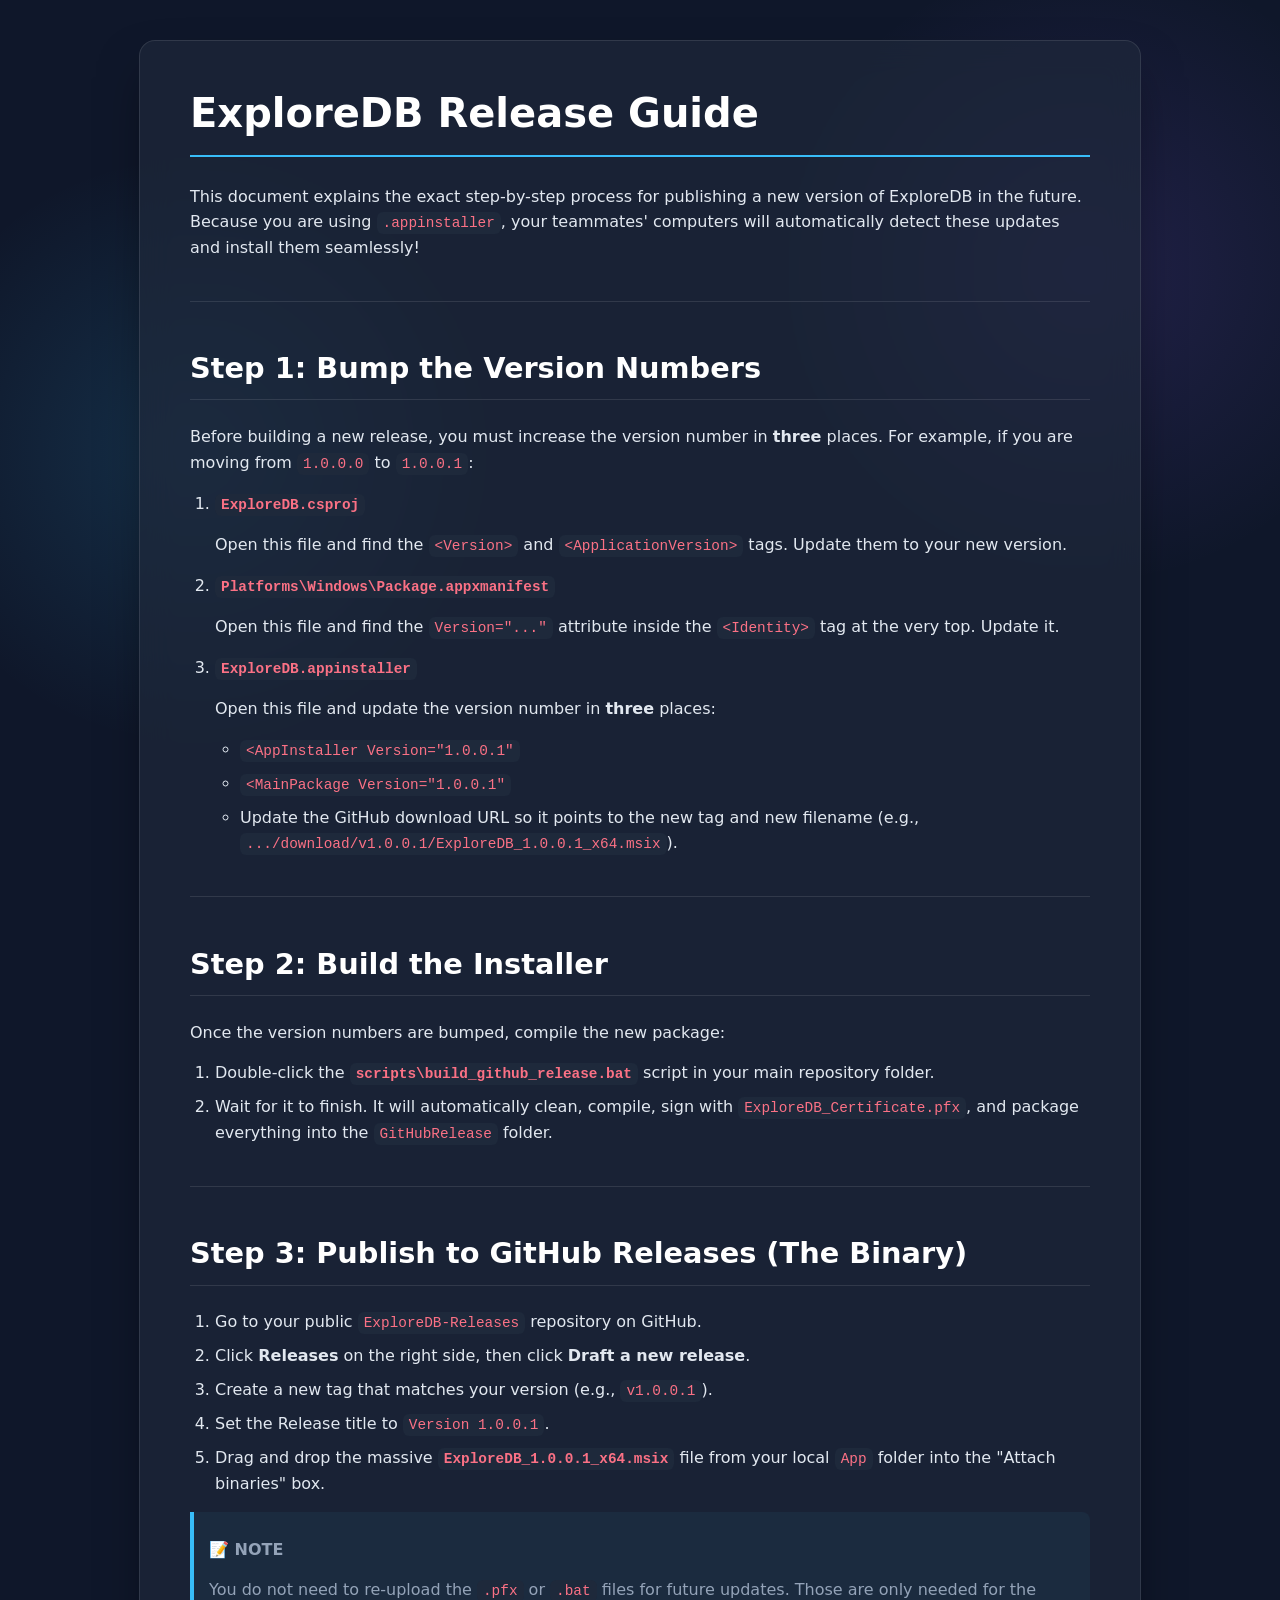
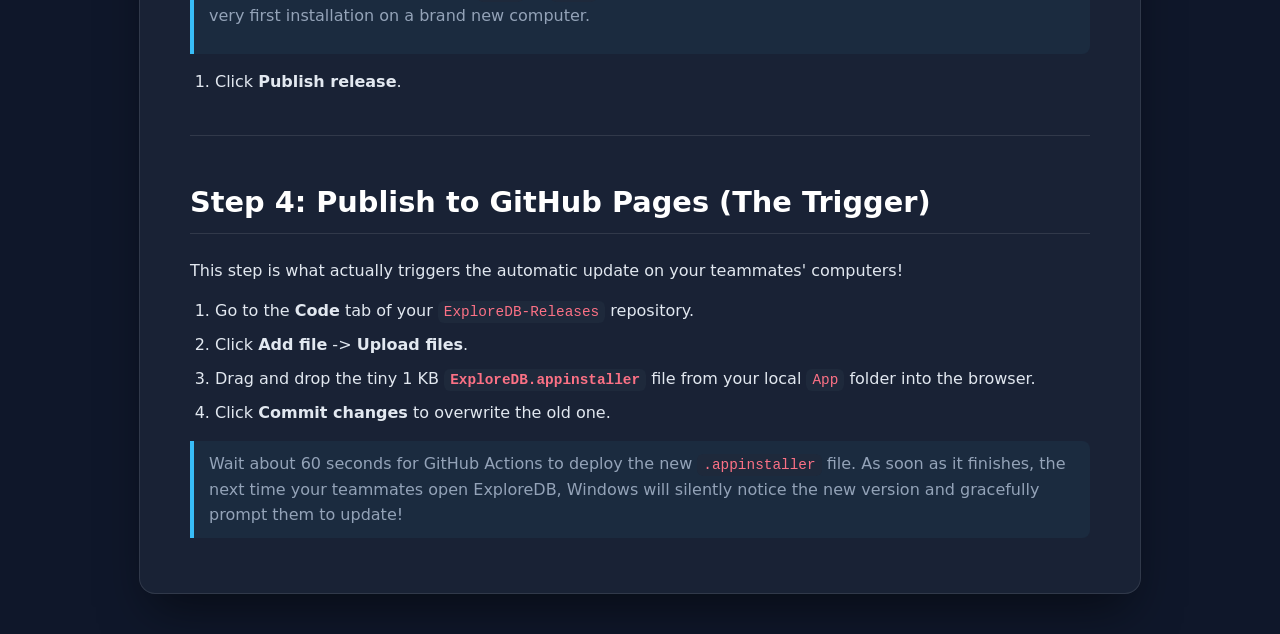
<file: docs/release_guide.html>
<!DOCTYPE html>
<html lang="en">
<head>
    <meta charset="UTF-8">
    <meta name="viewport" content="width=device-width, initial-scale=1.0">
    <title>Release Guide - ExploreDB Documentation</title>
    <style>
        :root {
            --bg-color: #0f172a;
            --text-color: #e2e8f0;
            --glass-bg: rgba(30, 41, 59, 0.7);
            --glass-border: rgba(255, 255, 255, 0.1);
            --accent-color: #38bdf8;
            --code-bg: #1e293b;
        }
        body {
            font-family: 'Segoe UI', system-ui, -apple-system, sans-serif;
            background-color: var(--bg-color);
            color: var(--text-color);
            line-height: 1.6;
            margin: 0;
            padding: 40px 20px;
            background-image: radial-gradient(circle at 15% 50%, rgba(56, 189, 248, 0.15), transparent 25%),
                              radial-gradient(circle at 85% 30%, rgba(139, 92, 246, 0.15), transparent 25%);
            background-attachment: fixed;
        }
        .container {
            max-width: 900px;
            margin: 0 auto;
            background: var(--glass-bg);
            backdrop-filter: blur(16px);
            -webkit-backdrop-filter: blur(16px);
            border: 1px solid var(--glass-border);
            border-radius: 16px;
            padding: 40px 50px;
            box-shadow: 0 25px 50px -12px rgba(0, 0, 0, 0.5);
        }
        h1, h2, h3, h4 { color: #fff; margin-top: 1.5em; font-weight: 600; }
        h1 { font-size: 2.5em; border-bottom: 2px solid var(--accent-color); padding-bottom: 10px; margin-top: 0; }
        h2 { font-size: 1.8em; border-bottom: 1px solid var(--glass-border); padding-bottom: 8px; }
        h3 { font-size: 1.4em; color: var(--accent-color); margin-top: 1.2em; }
        a { color: var(--accent-color); text-decoration: none; }
        a:hover { text-decoration: underline; }
        code { background: var(--code-bg); padding: 3px 6px; border-radius: 6px; font-family: 'Courier New', monospace; font-size: 0.9em; color: #fb7185; }
        pre { background: var(--code-bg); padding: 15px; border-radius: 8px; overflow-x: auto; border: 1px solid var(--glass-border); margin: 15px 0; }
        pre code { background: transparent; padding: 0; color: #e2e8f0; font-size: 0.95em; }
        blockquote { border-left: 4px solid var(--accent-color); margin: 15px 0; padding-left: 15px; color: #94a3b8; background: rgba(56, 189, 248, 0.05); padding: 10px 15px; border-radius: 0 8px 8px 0; }
        ul, ol { padding-left: 25px; margin: 10px 0; }
        li { margin-bottom: 8px; }
        hr { border: 0; border-top: 1px solid var(--glass-border); margin: 40px 0; }
        p { margin: 15px 0; }
    </style>
</head>
<body>
    <div class="container">
<h1>ExploreDB Release Guide</h1>
<p>This document explains the exact step-by-step process for publishing a new version of ExploreDB in the future. Because you are using <code>.appinstaller</code>, your teammates' computers will automatically detect these updates and install them seamlessly!</p>
<hr>
<h2>Step 1: Bump the Version Numbers</h2>
<p>Before building a new release, you must increase the version number in <strong>three</strong> places. For example, if you are moving from <code>1.0.0.0</code> to <code>1.0.0.1</code>:</p>
<ol>
  <li><strong><code>ExploreDB.csproj</code></strong>
    <p>Open this file and find the <code>&lt;Version&gt;</code> and <code>&lt;ApplicationVersion&gt;</code> tags. Update them to your new version.</p>
  </li>
  <li><strong><code>Platforms\Windows\Package.appxmanifest</code></strong>
    <p>Open this file and find the <code>Version="..."</code> attribute inside the <code>&lt;Identity&gt;</code> tag at the very top. Update it.</p>
  </li>
  <li><strong><code>ExploreDB.appinstaller</code></strong>
    <p>Open this file and update the version number in <strong>three</strong> places:</p>
    <ul>
      <li><code>&lt;AppInstaller Version="1.0.0.1"</code></li>
      <li><code>&lt;MainPackage Version="1.0.0.1"</code></li>
      <li>Update the GitHub download URL so it points to the new tag and new filename (e.g., <code>.../download/v1.0.0.1/ExploreDB_1.0.0.1_x64.msix</code>).</li>
    </ul>
  </li>
</ol>
<hr>
<h2>Step 2: Build the Installer</h2>
<p>Once the version numbers are bumped, compile the new package:</p>
<ol><li>Double-click the <strong><code>scripts\build_github_release.bat</code></strong> script in your main repository folder.</li><li>Wait for it to finish. It will automatically clean, compile, sign with <code>ExploreDB_Certificate.pfx</code>, and package everything into the <code>GitHubRelease</code> folder.</li></ol>
<hr>
<h2>Step 3: Publish to GitHub Releases (The Binary)</h2>
<ol><li>Go to your public <code>ExploreDB-Releases</code> repository on GitHub.</li><li>Click <strong>Releases</strong> on the right side, then click <strong>Draft a new release</strong>.</li><li>Create a new tag that matches your version (e.g., <code>v1.0.0.1</code>).</li><li>Set the Release title to <code>Version 1.0.0.1</code>.</li><li>Drag and drop the massive <strong><code>ExploreDB_1.0.0.1_x64.msix</code></strong> file from your local <code>App</code> folder into the "Attach binaries" box.</li></ol>
    <blockquote>
      <p><strong>📝 NOTE</strong></p>
      <p>You do not need to re-upload the <code>.pfx</code> or <code>.bat</code> files for future updates. Those are only needed for the very first installation on a brand new computer.</p>
    </blockquote>
<ol><li>Click <strong>Publish release</strong>.</li></ol>
<hr>
<h2>Step 4: Publish to GitHub Pages (The Trigger)</h2>
<p>This step is what actually triggers the automatic update on your teammates' computers!</p>
<ol><li>Go to the <strong>Code</strong> tab of your <code>ExploreDB-Releases</code> repository.</li><li>Click <strong>Add file</strong> -&gt; <strong>Upload files</strong>.</li><li>Drag and drop the tiny 1 KB <strong><code>ExploreDB.appinstaller</code></strong> file from your local <code>App</code> folder into the browser.</li><li>Click <strong>Commit changes</strong> to overwrite the old one.</li></ol>
<blockquote>Wait about 60 seconds for GitHub Actions to deploy the new <code>.appinstaller</code> file. As soon as it finishes, the next time your teammates open ExploreDB, Windows will silently notice the new version and gracefully prompt them to update!</blockquote>
    </div>
</body>
</html>
</file>
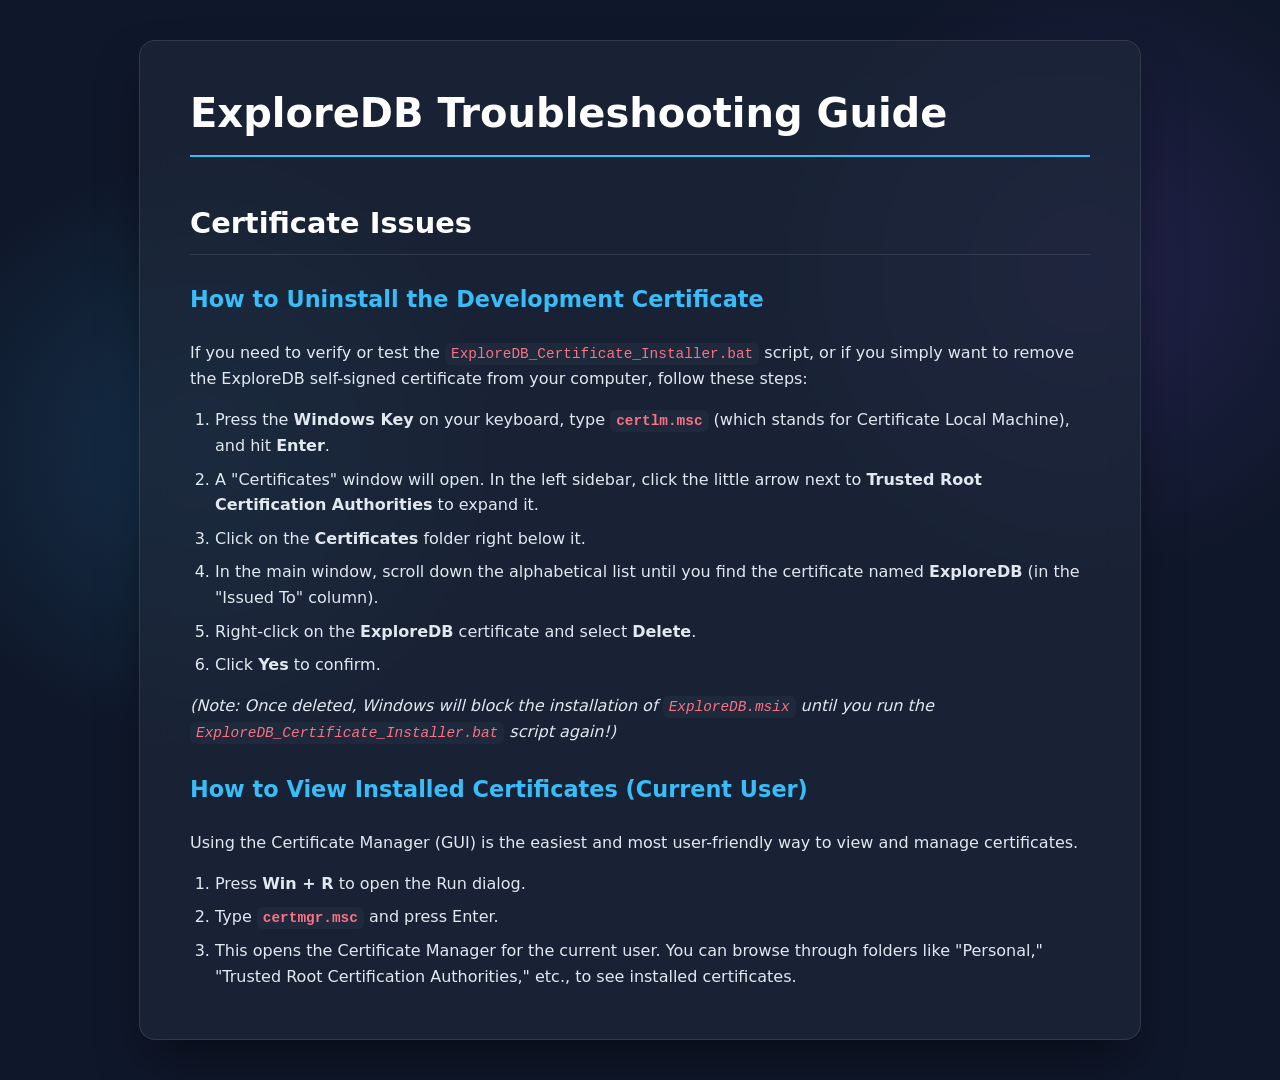
<file: docs/Troubleshooting.html>
<!DOCTYPE html>
<html lang="en">
<head>
    <meta charset="UTF-8">
    <meta name="viewport" content="width=device-width, initial-scale=1.0">
    <title>Troubleshooting - ExploreDB Documentation</title>
    <style>
        :root {
            --bg-color: #0f172a;
            --text-color: #e2e8f0;
            --glass-bg: rgba(30, 41, 59, 0.7);
            --glass-border: rgba(255, 255, 255, 0.1);
            --accent-color: #38bdf8;
            --code-bg: #1e293b;
        }
        body {
            font-family: 'Segoe UI', system-ui, -apple-system, sans-serif;
            background-color: var(--bg-color);
            color: var(--text-color);
            line-height: 1.6;
            margin: 0;
            padding: 40px 20px;
            background-image: radial-gradient(circle at 15% 50%, rgba(56, 189, 248, 0.15), transparent 25%),
                              radial-gradient(circle at 85% 30%, rgba(139, 92, 246, 0.15), transparent 25%);
            background-attachment: fixed;
        }
        .container {
            max-width: 900px;
            margin: 0 auto;
            background: var(--glass-bg);
            backdrop-filter: blur(16px);
            -webkit-backdrop-filter: blur(16px);
            border: 1px solid var(--glass-border);
            border-radius: 16px;
            padding: 40px 50px;
            box-shadow: 0 25px 50px -12px rgba(0, 0, 0, 0.5);
        }
        h1, h2, h3, h4 { color: #fff; margin-top: 1.5em; font-weight: 600; }
        h1 { font-size: 2.5em; border-bottom: 2px solid var(--accent-color); padding-bottom: 10px; margin-top: 0; }
        h2 { font-size: 1.8em; border-bottom: 1px solid var(--glass-border); padding-bottom: 8px; }
        h3 { font-size: 1.4em; color: var(--accent-color); margin-top: 1.2em; }
        a { color: var(--accent-color); text-decoration: none; }
        a:hover { text-decoration: underline; }
        code { background: var(--code-bg); padding: 3px 6px; border-radius: 6px; font-family: 'Courier New', monospace; font-size: 0.9em; color: #fb7185; }
        pre { background: var(--code-bg); padding: 15px; border-radius: 8px; overflow-x: auto; border: 1px solid var(--glass-border); margin: 15px 0; }
        pre code { background: transparent; padding: 0; color: #e2e8f0; font-size: 0.95em; }
        blockquote { border-left: 4px solid var(--accent-color); margin: 15px 0; padding-left: 15px; color: #94a3b8; background: rgba(56, 189, 248, 0.05); padding: 10px 15px; border-radius: 0 8px 8px 0; }
        ul, ol { padding-left: 25px; margin: 10px 0; }
        li { margin-bottom: 8px; }
        hr { border: 0; border-top: 1px solid var(--glass-border); margin: 40px 0; }
        p { margin: 15px 0; }
    </style>
</head>
<body>
    <div class="container">
<h1>ExploreDB Troubleshooting Guide</h1>
<h2>Certificate Issues</h2>
<h3>How to Uninstall the Development Certificate</h3>
<p>If you need to verify or test the <code>ExploreDB_Certificate_Installer.bat</code> script, or if you simply want to remove the ExploreDB self-signed certificate from your computer, follow these steps:</p>
<ol><li>Press the <strong>Windows Key</strong> on your keyboard, type <strong><code>certlm.msc</code></strong> (which stands for Certificate Local Machine), and hit <strong>Enter</strong>.</li><li>A "Certificates" window will open. In the left sidebar, click the little arrow next to <strong>Trusted Root Certification Authorities</strong> to expand it.</li><li>Click on the <strong>Certificates</strong> folder right below it.</li><li>In the main window, scroll down the alphabetical list until you find the certificate named <strong>ExploreDB</strong> (in the "Issued To" column).</li><li>Right-click on the <strong>ExploreDB</strong> certificate and select <strong>Delete</strong>.</li><li>Click <strong>Yes</strong> to confirm.</li></ol>
<p><em>(Note: Once deleted, Windows will block the installation of <code>ExploreDB.msix</code> until you run the <code>ExploreDB_Certificate_Installer.bat</code> script again!)</em></p>
<h3>How to View Installed Certificates (Current User)</h3>
<p>Using the Certificate Manager (GUI) is the easiest and most user-friendly way to view and manage certificates.</p>
<ol>
    <li>Press <strong>Win + R</strong> to open the Run dialog.</li>
    <li>Type <strong><code>certmgr.msc</code></strong> and press Enter.</li>
    <li>This opens the Certificate Manager for the current user. You can browse through folders like "Personal," "Trusted Root Certification Authorities," etc., to see installed certificates.</li>
</ol>
    </div>
</body>
</html>
</file>
